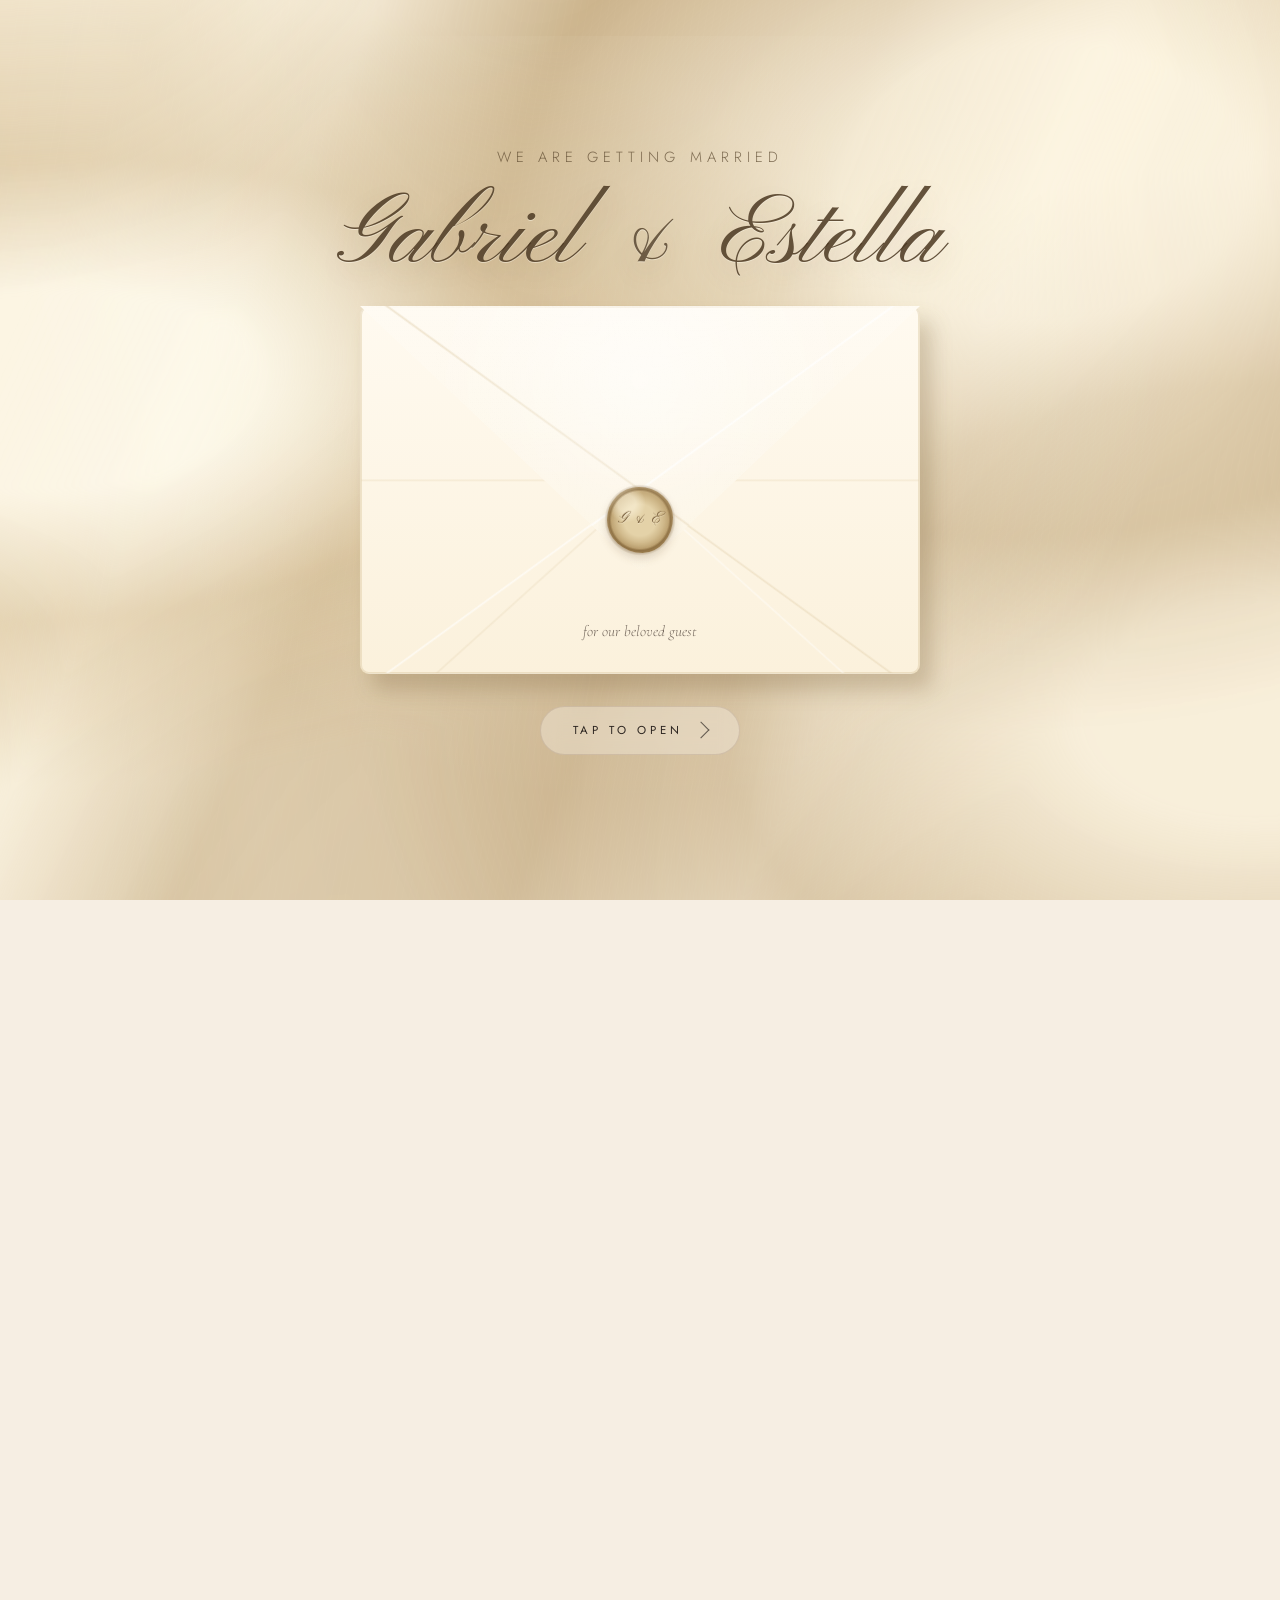
<file: index.html>
<!DOCTYPE html>
<html lang="en">
<head>
  <meta charset="UTF-8" />
  <meta name="viewport" content="width=device-width, initial-scale=1.0" />
  <title>Gabriel & Estella | 11 July 2027</title>
  <script>
    // Lock scroll & jump-anchor during door reveal (before first paint)
    (function() {
      var reduced = window.matchMedia && window.matchMedia('(prefers-reduced-motion: reduce)').matches;
      var hasHash = window.location.hash && window.location.hash.length > 1;
      // The opening is lovely once and wearing by the fourth visit, and the
      // guests most likely to return are the ones coming back to edit an answer.
      window.GE_SEEN_KEY = 'ge-envelope-seen';
      var seenEnvelope = false;
      try { seenEnvelope = localStorage.getItem(window.GE_SEEN_KEY) === '1'; } catch (e) { /* private window */ }
      window.GE_SEEN = seenEnvelope;
      if (!reduced && !hasHash && !seenEnvelope) {
        document.documentElement.classList.add('doors-locked');
        // A reload otherwise restores the previous scroll position, which can
        // land the guest past the hero and make the envelope release itself.
        if ('scrollRestoration' in history) history.scrollRestoration = 'manual';
      }

      function setStableHeroHeight() {
        var isMobile = window.matchMedia && window.matchMedia('(max-width: 768px)').matches;
        if (!isMobile) {
          document.documentElement.style.removeProperty('--hero-height');
          return;
        }
        var h = window.innerHeight || document.documentElement.clientHeight;
        if (h) document.documentElement.style.setProperty('--hero-height', h + 'px');
      }
      setStableHeroHeight();
      window.addEventListener('orientationchange', function() {
        window.setTimeout(setStableHeroHeight, 350);
      });
    })();
  </script>
  <link rel="preconnect" href="https://fonts.googleapis.com" />
  <link rel="preconnect" href="https://fonts.gstatic.com" crossorigin />
  <link rel="preload" as="image" href="assets/photos/hero-colour.webp" type="image/webp" fetchpriority="high" />
  <link href="https://fonts.googleapis.com/css2?family=Cormorant+Garamond:ital,wght@0,300;0,400;0,500;1,300;1,400&family=Jost:wght@200;300;400&family=Pinyon+Script&display=swap" rel="stylesheet" />
  <style>
    *, *::before, *::after { box-sizing: border-box; margin: 0; padding: 0; }

    :root {
      --sand: #c4ab94;
      --sand-light: #ecdfd2;
      --sand-pale: #F6EEE3;
      --sand-dark: #8c7460;
      --ink: #2c2520;
      --ink-soft: #5d5046;
      --white: #fdfaf6;
      --serif: 'Cormorant Garamond', Georgia, serif;
      --sans: 'Jost', sans-serif;
      --hero-height: 100vh;
    }

    html {
      scroll-behavior: smooth;
      scroll-padding-top: 92px;
      overflow-x: hidden;
    }

    #hero,
    #vision,
    #evening,
    #dresscode,
    #schedule,
    #rsvp,
    #directions,
    #faq,
    #story,
    #our-story,
    #helpers {
      scroll-margin-top: 92px;
    }

    /* ── PROGRESS BAR ── */
    #progress-bar {
      position: fixed;
      top: 0; left: 0;
      height: 2px;
      width: 0%;
      background: linear-gradient(to right, var(--sand), var(--sand-dark));
      z-index: 200;
      transition: width 0.1s linear;
    }

    body {
      background: var(--sand-pale);
      color: var(--ink);
      font-family: var(--sans);
      font-weight: 300;
      font-size: 1.075rem;        /* bump from 16px → ~17.2px */
      line-height: 1.7;
      overflow-x: hidden;
      max-width: 100%;
    }

    /* ── NAV ── */
    nav {
      position: fixed;
      top: 0; left: 0; right: 0;
      z-index: 100;
      display: flex;
      justify-content: space-between;
      align-items: center;
      padding: 0.4rem 1.75rem;
      background: var(--sand-pale);
      border-bottom: 0.5px solid var(--sand-light);
      transition: background 0.4s, backdrop-filter 0.4s, box-shadow 0.4s;
    }
    nav.scrolled {
      background: var(--sand-pale);   /* solid bg avoids expensive backdrop-filter blur */
      box-shadow: 0 2px 12px rgba(42,37,32,0.05);
    }
    .nav-logo {
      display: block;
      text-decoration: none;
    }
    .nav-logo img {
      height: 64px;
      width: auto;
      mix-blend-mode: multiply;  /* makes the JPEG's white bg disappear into the page bg */
      opacity: 0.95;
      transition: opacity 0.3s, height 0.3s;
    }
    nav.scrolled .nav-logo img { opacity: 1; height: 56px; }
    .nav-logo img:hover { opacity: 1; }
    /* Hamburger button — only visible on mobile */
    .nav-hamburger {
      display: none;
      background: none;
      border: none;
      cursor: pointer;
      padding: 0.4rem;
      width: 36px;
      height: 36px;
      flex-direction: column;
      justify-content: center;
      align-items: center;
      gap: 5px;
    }
    .nav-hamburger span {
      display: block;
      width: 22px;
      height: 1.5px;
      background: var(--ink);
      transition: transform 0.3s ease, opacity 0.3s ease;
    }
    .nav-hamburger[aria-expanded="true"] span:nth-child(1) { transform: translateY(7px) rotate(45deg); }
    .nav-hamburger[aria-expanded="true"] span:nth-child(2) { opacity: 0; }
    .nav-hamburger[aria-expanded="true"] span:nth-child(3) { transform: translateY(-7px) rotate(-45deg); }

    .nav-links {
      display: flex;
      gap: clamp(0.75rem, 1.25vw, 1.55rem);
      list-style: none;
    }
    .nav-links a {
      font-family: var(--sans);
      font-size: 0.66rem;
      font-weight: 300;
      letter-spacing: 0.18em;
      text-transform: uppercase;
      color: var(--ink-soft);
      text-decoration: none;
      transition: color 0.2s;
    }
    .nav-links a:hover { color: var(--ink); }
    nav.scrolled .nav-links a:hover { color: var(--sand-dark); }
    .nav-links a.active {
      color: var(--ink);
      border-bottom: 0.5px solid var(--sand-dark);
      padding-bottom: 2px;
    }

    /* ── HERO ── */
    #hero {
      display: grid;
      grid-template-rows: auto minmax(0, 1fr) auto;
      justify-items: center;
      align-items: center;
      text-align: center;
      position: relative;
      background: var(--sand-pale);
      min-height: var(--hero-height);
      height: var(--hero-height);
      padding: 6rem 1.5rem 0.75rem;
      row-gap: 0.75rem;
      box-sizing: border-box;
      overflow: hidden;
    }

    /* Big title at the top of the hero — elegant script for the names */
    .hero-title {
      font-family: 'Pinyon Script', cursive;
      font-style: normal;
      font-weight: 400;
      font-size: 4.5rem;
      line-height: 0.95;
      letter-spacing: 0.005em;
      color: var(--ink);
      margin: 0;
      opacity: 0;
    }
    .hero-title .amp {
      color: var(--sand-dark);
      font-weight: 400;
      margin: 0 0.05em;
      font-size: 0.95em;
    }

    /* Hero contents only animate in once the envelope is finished */
    .hero-photo-card,
    .scratch-prompt,
    .hero-date-scratch,
    .countdown,
    .hero-cta,
    .scroll-indicator {
      opacity: 0;
    }
    /* Hero photo card fades in immediately so it cross-fades with the dissolving envelope letter */
    body.hero-ready .hero-photo-card  { animation: fadeIn 1.1s ease 0s forwards; }
    body.hero-ready .hero-title       { animation: fadeUp 1.1s cubic-bezier(0.22,1,0.36,1) 0.4s forwards; }
    body.hero-ready .scratch-prompt   { animation: fadeUp 0.9s ease 0.78s forwards; }
    body.hero-ready .hero-date-scratch { animation: fadeUp 0.9s ease 0.9s forwards; }
    body.hero-ready .hero-cta         { animation: fadeUp 0.9s ease 1.15s forwards; }
    body.hero-ready .scroll-indicator { animation: fadeIn 0.9s ease 1.35s forwards; }
    /* The photo uses the space left after the title and fixed-size date controls. */
    .hero-photo-card {
      position: relative;
      width: min(560px, 100%);
      height: 100%;
      min-height: 0;
      margin: 0;
      overflow: visible;
    }
    .hero-photo-card picture { display: flex; align-items: center; justify-content: center; width: 100%; height: 100%; }

    .hero-photo {
      display: block;
      max-width: 100%;
      max-height: 100%;
      width: auto;
      height: auto;
      object-fit: contain;
      image-rendering: auto;
      opacity: 1;
      filter: none;
    }

    @keyframes heroReveal {
      from { opacity: 0; transform: scale(1.06); }
      to   { opacity: 1; transform: scale(1); }
    }

    @keyframes kenBurns {
      from { transform: scale(1);    object-position: center 30%; }
      to   { transform: scale(1.07); object-position: center 38%; }
    }

    /* Scroll indicator (animated in by body.hero-ready) */
    .scroll-indicator {
      position: relative;
      z-index: 2;
      display: flex;
      flex-direction: column;
      align-items: center;
      gap: 0.2rem;
      padding-bottom: 0;
      margin-top: 0;
    }
    .scroll-arrow {
      width: 8px;
      height: 8px;
      border-right: 1px solid var(--ink-soft);
      border-bottom: 1px solid var(--ink-soft);
      transform: rotate(45deg);
      margin-top: 0;
      opacity: 0.6;
    }
    .scroll-line {
      width: 1px;
      height: 12px;
      background: linear-gradient(to bottom, var(--ink-soft), transparent);
      animation: scrollPulse 1.8s ease-in-out infinite;
    }
    @keyframes scrollPulse {
      0%   { transform: scaleY(0); transform-origin: top; opacity: 1; }
      50%  { transform: scaleY(1); transform-origin: top; opacity: 1; }
      51%  { transform: scaleY(1); transform-origin: bottom; opacity: 1; }
      100% { transform: scaleY(0); transform-origin: bottom; opacity: 0; }
    }

    /* Content block below the photo card — meta + countdown + buttons */
    .hero-content {
      width: 100%;
      max-width: 720px;
      display: flex;
      flex-direction: column;
      align-items: center;
      flex: 0 0 auto;
      gap: 0.5rem;
    }

    .hero-names {
      font-family: var(--serif);
      font-size: clamp(3rem, 7vw, 6rem);
      font-weight: 300;
      letter-spacing: 0.08em;
      color: #fff;
      text-shadow: 0 2px 32px rgba(0,0,0,0.3);
      line-height: 1;
    }
    .hero-names .word {
      display: inline-block;
      opacity: 0;
      transform: translateY(20px);
      animation: fadeUp 0.7s cubic-bezier(0.22,1,0.36,1) forwards;
    }

    .hero-meta {
      margin: 0;
      font-family: var(--sans);
      font-size: 0.92rem;
      font-weight: 300;
      letter-spacing: 0.32em;
      text-transform: uppercase;
      color: var(--ink-soft);
      white-space: nowrap;
    }

    .hero-divider {
      width: 40px;
      height: 0.5px;
      background: var(--sand-dark);
      margin: 0 auto;
    }

    .scratch-prompt {
      margin: 0;
      font-family: var(--serif);
      font-size: 1.2rem;
      font-weight: 300;
      font-style: italic;
      line-height: 1.2;
      color: var(--ink);
    }

    .hero-date-scratch {
      position: relative;
      z-index: 5;
      display: grid;
      grid-template-columns: repeat(3, minmax(90px, 1fr));
      gap: clamp(0.75rem, 2.2vw, 1.65rem);
      width: min(520px, 94vw);
      justify-items: center;
      align-items: center;
      margin: 0 auto;
    }
    .scratch-card {
      position: relative;
      width: 112px;
      height: 104px;
      padding: 0;
      border: 0;
      outline: 0;
      border-radius: 0;
      appearance: none;
      -webkit-appearance: none;
      background: transparent;
      box-shadow: none;
      cursor: crosshair;
      overflow: hidden;
      -webkit-mask-image: url("data:image/svg+xml,%3Csvg xmlns='http://www.w3.org/2000/svg' viewBox='0 0 100 100' preserveAspectRatio='none'%3E%3Cpath fill='black' d='M50 94 C40 82 8 67 8 44 C8 26 19 13 32 13 C42 13 48 20 50 31 C52 20 58 13 68 13 C81 13 92 26 92 44 C92 67 60 82 50 94 Z'/%3E%3C/svg%3E");
      mask-image: url("data:image/svg+xml,%3Csvg xmlns='http://www.w3.org/2000/svg' viewBox='0 0 100 100' preserveAspectRatio='none'%3E%3Cpath fill='black' d='M50 94 C40 82 8 67 8 44 C8 26 19 13 32 13 C42 13 48 20 50 31 C52 20 58 13 68 13 C81 13 92 26 92 44 C92 67 60 82 50 94 Z'/%3E%3C/svg%3E");
      -webkit-mask-size: 100% 100%;
      mask-size: 100% 100%;
      -webkit-mask-repeat: no-repeat;
      mask-repeat: no-repeat;
      -webkit-mask-position: center;
      mask-position: center;
      filter: drop-shadow(0 10px 18px rgba(138,106,50,0.26));
      touch-action: none;
      -webkit-tap-highlight-color: transparent;
    }
    .scratch-reveal {
      position: absolute;
      inset: 0;
      display: flex;
      flex-direction: column;
      align-items: center;
      justify-content: center;
      gap: 0.2rem;
      background: transparent;
      color: var(--ink);
      border: 0;
      outline: 0;
      box-shadow: none;
      -webkit-tap-highlight-color: transparent;
    }
    .scratch-value {
      order: 2;
      font-family: var(--serif);
      font-size: clamp(1.32rem, 2.55vw, 1.9rem);
      font-weight: 300;
      font-variant-numeric: tabular-nums lining-nums;
      line-height: 1;
      letter-spacing: 0;
    }
    .scratch-label {
      order: 1;
      font-family: var(--sans);
      font-size: clamp(0.48rem, 0.8vw, 0.62rem);
      letter-spacing: 0.22em;
      text-transform: uppercase;
      color: var(--sand-dark);
    }
    .scratch-card canvas {
      position: absolute;
      inset: 0;
      z-index: 2;
      display: block;
      width: 100%;
      height: 100%;
      transition: opacity 0.45s ease;
      touch-action: none;
      border: 0;
      outline: 0;
      box-shadow: none;
      -webkit-tap-highlight-color: transparent;
    }
    .scratch-card.scratched {
      cursor: default;
      filter: none;
      transform: none;
    }
    .scratch-card.scratched .scratch-reveal {
      background: transparent;
      box-shadow: none;
    }
    .scratch-card.scratched canvas {
      opacity: 0;
      pointer-events: none;
    }
    .scratch-card.scratched,
    .scratch-card.scratched *,
    .scratch-card.scratched *::before,
    .scratch-card.scratched *::after {
      border: 0 !important;
      outline: 0 !important;
      box-shadow: none !important;
      background: transparent !important;
      background-color: transparent !important;
      -webkit-tap-highlight-color: transparent;
    }
    .hero-confetti {
      position: absolute;
      inset: 0;
      z-index: 4;
      pointer-events: none;
      overflow: hidden;
    }
    .confetti-piece {
      position: absolute;
      top: -16px;
      left: var(--x);
      width: var(--w);
      height: var(--h);
      border-radius: 2px;
      background: var(--c);
      opacity: 0.95;
      transform: translate3d(0, 0, 0) rotate(0deg);
      animation: confettiFall var(--dur) cubic-bezier(0.24,0.68,0.28,1) forwards;
      animation-delay: var(--delay);
    }
    @keyframes confettiFall {
      0% { transform: translate3d(0, -20px, 0) rotate(0deg); opacity: 0; }
      12% { opacity: 1; }
      100% { transform: translate3d(var(--drift), calc(var(--hero-height) * 1.05), 0) rotate(var(--rot)); opacity: 0; }
    }

    .tap-heart-layer {
      position: fixed;
      inset: 0;
      z-index: 10050;
      pointer-events: none;
      overflow: hidden;
    }
    .tap-heart {
      position: absolute;
      left: var(--x);
      top: var(--y);
      width: var(--size);
      height: var(--size);
      background: var(--heart-color);
      border-radius: 2px;
      opacity: 0;
      transform: translate(-50%, -50%) rotate(45deg) scale(0.2);
      animation: tapHeartBurst var(--dur) cubic-bezier(0.18,0.78,0.28,1) forwards;
      filter: drop-shadow(0 4px 7px rgba(131,71,63,0.18));
    }
    .tap-heart::before,
    .tap-heart::after {
      content: '';
      position: absolute;
      width: 100%;
      height: 100%;
      border-radius: 50%;
      background: inherit;
    }
    .tap-heart::before { left: -50%; top: 0; }
    .tap-heart::after { left: 0; top: -50%; }
    @keyframes tapHeartBurst {
      0% {
        opacity: 0;
        transform: translate(-50%, -50%) rotate(45deg) scale(0.15);
      }
      12% {
        opacity: 0.95;
      }
      100% {
        opacity: 0;
        transform: translate(calc(-50% + var(--dx)), calc(-50% + var(--dy))) rotate(calc(45deg + var(--spin))) scale(0.95);
      }
    }

    /* ── COUNTDOWN ── */
    .countdown {
      display: flex;
      gap: 2.5rem;
      margin: 0;
      height: 3.5rem;
      overflow: hidden;
      align-items: center;
      justify-content: center;
      opacity: 0;
      visibility: hidden;
      transform: translateY(8px);
      transition:
        opacity 0.55s ease,
        transform 0.55s cubic-bezier(0.22,1,0.36,1),
        visibility 0s linear 0.55s;
      border: 0;
      outline: 0;
      box-shadow: none;
      background: transparent;
      pointer-events: none;
    }
    body.hero-date-revealed .countdown {
      opacity: 1;
      visibility: visible;
      transform: translateY(0);
      transition-delay: 0s;
      pointer-events: auto;
    }
    .countdown-unit {
      display: flex;
      flex-direction: column;
      align-items: center;
      gap: 0.3rem;
      border: 0;
      outline: 0;
      box-shadow: none;
      background: transparent;
    }
    .countdown-num {
      font-family: var(--serif);
      font-size: 2rem;
      font-weight: 300;
      color: var(--ink);
      line-height: 1;
      min-width: 2.5ch;
      text-align: center;
      border: 0;
      outline: 0;
      box-shadow: none;
      background: transparent;
    }
    .countdown-label {
      font-family: var(--sans);
      font-size: 0.55rem;
      font-weight: 300;
      letter-spacing: 0.2em;
      text-transform: uppercase;
      color: var(--ink-soft);
      border: 0;
      outline: 0;
      box-shadow: none;
      background: transparent;
    }
    .countdown,
    .countdown *,
    .countdown *::before,
    .countdown *::after {
      border: 0 !important;
      outline: 0 !important;
      box-shadow: none !important;
      background: transparent !important;
      border-radius: 0 !important;
      -webkit-tap-highlight-color: transparent;
    }

    .hero-cta {
      margin-top: 0;
      display: flex;
      flex: 0 0 auto;
      gap: 1.2rem;
    }
    .hero-cta .btn { display: inline-flex; align-items: center; justify-content: center; min-height: 44px; line-height: 1.4; }
    .btn {
      font-family: var(--sans);
      font-size: 0.68rem;
      font-weight: 300;
      letter-spacing: 0.22em;
      text-transform: uppercase;
      text-decoration: none;
      padding: 0.85rem 2rem;
      border: 0.5px solid var(--ink-soft);
      color: var(--ink);
      transition: all 0.3s;
      background: transparent;
    }
    .btn:hover {
      background: var(--sand-pale);
      border-color: var(--ink);
      color: var(--ink);
    }
    /* Rests on the palette's soft brown rather than near-black, so the hero CTA
       sits with the seal and the scratch hearts instead of shouting over them.
       Hover deepens; it used to lighten, which read backwards. */
    .btn.filled {
      background: var(--sand-dark);
      color: var(--white);
      border-color: var(--sand-dark);
    }
    .btn.filled:hover {
      background: var(--ink);
      border-color: var(--ink);
      color: var(--white);
    }
    /* non-hero buttons (used outside of hero) */
    .btn-dark {
      font-family: var(--sans);
      font-size: 0.68rem;
      font-weight: 300;
      letter-spacing: 0.22em;
      text-transform: uppercase;
      text-decoration: none;
      padding: 0.85rem 2rem;
      border: 0.5px solid var(--sand);
      color: var(--ink-soft);
      transition: all 0.3s;
      background: transparent;
      display: inline-block;
    }
    .btn-dark:hover {
      background: var(--ink);
      color: white;
      border-color: var(--ink);
    }

    /* ── SECTION BASE ── */
    section {
      padding: 4rem 2rem;
      max-width: 1200px;
      margin: 0 auto;
    }
    .ballroom-panel,
    .dresscode-panel,
    .timeline-panel,
    #rsvp,
    #directions,
    #faq,
    #helpers {
      content-visibility: auto;
      contain-intrinsic-size: auto 900px;
    }
    #story {
      content-visibility: auto;
      contain-intrinsic-size: auto 3600px;
    }
    .section-label {
      font-family: var(--sans);
      font-size: 0.65rem;
      font-weight: 300;
      letter-spacing: 0.3em;
      text-transform: uppercase;
      color: var(--sand-dark);
      margin-bottom: 1rem;
    }
    .section-title {
      font-family: var(--serif);
      font-size: clamp(2rem, 4vw, 3rem);
      font-weight: 300;
      color: var(--ink);
      line-height: 1.15;
    }
    .section-divider {
      width: 40px;
      height: 0.5px;
      background: var(--sand);
      margin: 1.15rem 0 1.8rem;
    }

    /* ── REVEAL ANIMATION ── */
    .reveal {
      opacity: 0;
      transform: translateY(32px);
      transition: opacity 0.8s cubic-bezier(0.22,1,0.36,1), transform 0.8s cubic-bezier(0.22,1,0.36,1);
    }
    .reveal.visible {
      opacity: 1;
      transform: translateY(0);
    }
    .reveal-delay-1 { transition-delay: 0.1s; }
    .reveal-delay-2 { transition-delay: 0.2s; }
    .reveal-delay-3 { transition-delay: 0.3s; }
    .reveal-delay-4 { transition-delay: 0.4s; }

    /* Directional slide reveals for story spreads */
    .reveal-left {
      opacity: 0;
      transform: translateX(-40px);
      transition: opacity 0.9s cubic-bezier(0.22,1,0.36,1), transform 0.9s cubic-bezier(0.22,1,0.36,1);
    }
    .reveal-right {
      opacity: 0;
      transform: translateX(40px);
      transition: opacity 0.9s cubic-bezier(0.22,1,0.36,1), transform 0.9s cubic-bezier(0.22,1,0.36,1);
    }
    .reveal-left.visible, .reveal-right.visible {
      opacity: 1;
      transform: translateX(0);
    }
    /* Section divider draw-on */
    .section-divider {
      width: 40px;
      height: 0.5px;
      background: var(--sand);
      margin: 1.15rem 0 1.8rem;
      transform: scaleX(0);
      transform-origin: left;
      transition: transform 0.7s cubic-bezier(0.22,1,0.36,1) 0.2s;
    }
    .section-divider.center { transform-origin: center; margin-left: auto; margin-right: auto; }
    .section-divider.visible { transform: scaleX(1); }

    /* ── STORY SECTION ── */
    #story {
      padding: 4rem 2rem;
      max-width: 1200px;
      margin: 0 auto;
    }
    .story-header {
      text-align: center;
      margin-bottom: 2rem;
    }

    .story-spread {
      display: flex;
      flex-direction: column;
      align-items: center;
      gap: 2rem;
      margin-bottom: 4rem;
    }
    /* .reverse no longer alters layout, kept for backward compatibility */
    .story-spread.reverse { direction: ltr; }

    .story-spread-text {
      max-width: 640px;
      text-align: center;
      padding: 0 1rem;
    }
    .story-spread-text .spread-num {
      font-family: var(--serif);
      font-size: 0.75rem;
      letter-spacing: 0.2em;
      color: var(--sand);
      margin-bottom: 0.75rem;
    }
    .story-spread-text h3 {
      font-family: var(--serif);
      font-size: clamp(1.7rem, 2.8vw, 2.4rem);
      font-weight: 400;
      font-style: italic;
      color: var(--ink);
      margin-bottom: 1.25rem;
      line-height: 1.2;
    }
    .story-spread-text p {
      font-size: 1rem;
      line-height: 1.85;
      color: var(--ink-soft);
      margin-bottom: 1rem;
    }
    .story-tags {
      display: flex;
      gap: 0.75rem;
      flex-wrap: wrap;
      margin-top: 1.25rem;
      justify-content: center;
    }
    .story-tag {
      font-size: 0.62rem;
      letter-spacing: 0.22em;
      text-transform: uppercase;
      color: var(--sand-dark);
      border: 0.5px solid var(--sand-light);
      padding: 0.4rem 0.95rem;
      background: var(--white);
    }

    /* ── Photo strip — auto-scrolling infinite marquee of polaroids ── */
    .story-spread-photos {
      width: 100vw;
      max-width: 100%;
      position: relative;
      margin-left: calc(50% - 50vw);
      margin-right: calc(50% - 50vw);
      padding: 1.5rem 0 2rem;
      overflow: hidden;
      contain: layout paint;
    }
    /* Edge fades using cheap pseudo-elements (not GPU-expensive masks) */
    .story-spread-photos::before,
    .story-spread-photos::after {
      content: '';
      position: absolute;
      top: 0; bottom: 0;
      width: 6vw;
      pointer-events: none;
      z-index: 2;
    }
    .story-spread-photos::before { left: 0; background: linear-gradient(to right, var(--sand-pale), transparent); }
    .story-spread-photos::after  { right: 0; background: linear-gradient(to left,  var(--sand-pale), transparent); }

    /* The animated track holds the photos twice (original + clone) so
       translating -50% loops seamlessly back to the start position.
       Animation starts paused; JS resumes it when the strip enters the viewport. */
    .story-photos-track {
      display: flex;
      gap: 1.5rem;
      width: max-content;
      animation: marqueeScroll 60s linear infinite paused;
      will-change: transform;
    }
    .story-spread-photos.in-view .story-photos-track { animation-play-state: running; }
    /* Pause on hover so a guest can linger on a photo */
    .story-spread-photos:hover .story-photos-track { animation-play-state: paused; }

    @keyframes marqueeScroll {
      from { transform: translateX(0); }
      to   { transform: translateX(calc(-50% - 0.75rem)); } /* half the doubled track minus half the gap */
    }

    .story-photos-track .photo-card {
      flex: 0 0 auto;
      height: clamp(220px, 32vh, 320px);
      width: auto;
      background: var(--white);
      padding: 0.55rem 0.55rem 1.4rem;
      box-shadow:
        0 4px 14px rgba(42,37,32,0.12),
        0 14px 32px rgba(42,37,32,0.10);
      transition: transform 0.55s cubic-bezier(0.22,1,0.36,1),
                  box-shadow 0.55s ease;
      position: relative;
      overflow: visible;
      display: flex;
      flex-direction: column;
    }
    /* Polaroid scatter: tilts cycle every 3 cards for natural rhythm */
    .story-photos-track .photo-card:nth-child(3n+1) { transform: rotate(-1.5deg); }
    .story-photos-track .photo-card:nth-child(3n+2) { transform: rotate(0.8deg); }
    .story-photos-track .photo-card:nth-child(3n+3) { transform: rotate(-0.4deg) translateY(-6px); }
    .story-photos-track .photo-card:hover {
      transform: rotate(0deg) translateY(-10px) scale(1.04);
      box-shadow:
        0 6px 18px rgba(42,37,32,0.16),
        0 22px 48px rgba(42,37,32,0.22);
      z-index: 2;
    }
    .story-photos-track .photo-card img {
      height: 100%;
      width: auto;
      max-width: none;
      object-fit: cover;
      display: block;
      filter: sepia(0.05) brightness(0.99);
      transition: filter 0.6s ease;
    }
    .story-photos-track .photo-card:hover img {
      filter: sepia(0) brightness(1);
    }
    /* Reduced-motion users: stop the marquee */
    @media (prefers-reduced-motion: reduce) {
      .story-photos-track { animation: none; }
      .story-spread-photos { overflow-x: auto; }
    }

    /* ── VISION ── */
    #vision {
      background: var(--sand-pale);
      max-width: 100%;
      min-height: 0;
      padding: clamp(1.35rem, 3vw, 2.25rem) 2rem;
      display: flex;
      align-items: center;
      justify-content: center;
    }
    #vision .inner {
      max-width: 880px;
      margin: 0 auto;
      text-align: center;
    }
    .vision-statement {
      font-family: var(--serif);
      font-size: clamp(1.76rem, 4.15vw, 3.58rem);
      font-weight: 300;
      font-style: normal;
      line-height: 1.18;
      letter-spacing: 0;
      margin: 0 auto;
      text-align: center;
    }
    .vision-line {
      --progress: 0;
      display: block;
      width: 100%;
      text-align: center;
      color: rgba(44,37,32,0.18);
      background:
        linear-gradient(90deg,
          var(--ink) calc(var(--progress) * 100%),
          rgba(44,37,32,0.18) 0);
      -webkit-background-clip: text;
      background-clip: text;
      -webkit-text-fill-color: transparent;
      transition: background 0.12s linear;
    }
    .vision-line:first-child {
      color: rgba(44,37,32,0.18);
      background:
        linear-gradient(90deg,
          var(--ink) calc(var(--progress) * 100%),
          rgba(44,37,32,0.18) 0);
      -webkit-background-clip: text;
      background-clip: text;
    }

    /* ── EVENING SECTION ── */
    #evening {
      max-width: 100%;
      padding: 0;
    }

    /* Ballroom sketch panel */
    .ballroom-panel {
      padding: 4rem 2rem 3.25rem;
      text-align: center;
      background: var(--sand-pale);
    }
    .ballroom-panel .inner { max-width: 900px; margin: 0 auto; }
    .ballroom-sketch {
      width: 100%;
      max-width: 700px;
      margin: 0.85rem auto 0;
      display: block;
      height: auto;
    }
    .ballroom-label {
      font-family: var(--sans);
      font-size: 0.65rem;
      letter-spacing: 0.2em;
      text-transform: uppercase;
      color: var(--sand-dark);
      margin-top: 1.5rem;
    }

    /* Dress code panel */
    .dresscode-panel {
      background: var(--sand-pale);
      padding: 4rem 2rem;
      text-align: center;
    }
    .dresscode-panel .inner { max-width: 720px; margin: 0 auto; }
    .dresscode-panel .section-label { color: var(--sand-dark); }
    .dresscode-panel .section-title { color: var(--ink); }
    .dresscode-panel .section-divider { background: var(--sand); margin: 1.15rem auto 1.8rem; }
    /* Dress code image — transparent PNG so it sits cleanly on the panel */
    .dresscode-image {
      position: relative;
      max-width: 520px;
      margin: 2rem auto 1.25rem;
    }
    .dresscode-image img {
      display: block;
      width: 100%;
      height: auto;
      filter:
        brightness(0.72)
        contrast(1.18)
        drop-shadow(0.12px 0 0 rgba(44,37,32,0.34))
        drop-shadow(-0.12px 0 0 rgba(44,37,32,0.34));
    }

    /* Garment silhouettes sit below the original ink, with independent fills. */
    .dresscode-colours {
      position: absolute;
      inset: 0;
      width: 100%;
      height: 100%;
      z-index: 0;
      pointer-events: none;
      fill-opacity: 0.75;
    }
    .dresscode-colours g { transition: fill 0.25s ease; }
    .dresscode-image img { position: relative; z-index: 1; }
    .dresscode-editors {
      display: grid;
      grid-template-columns: repeat(2, minmax(0, 1fr));
      gap: 2rem;
      margin: 2rem 0 0.5rem;
    }
    .dresscode-look { min-width: 0; border: 0; padding: 0; text-align: left; }
    .dresscode-look legend { width: 100%; margin-bottom: 0.5rem; font: italic 400 1.5rem/1.2 var(--serif); }
    .dresscode-look-choice { position: relative; display: flex; width: 100%; cursor: pointer; }
    .dresscode-look-choice input { position: absolute; inset: 0; width: 100%; height: 100%; margin: 0; opacity: 0; cursor: pointer; }
    .dresscode-look-choice span {
      display: inline-flex;
      align-items: center;
      justify-content: center;
      width: 100%;
      min-width: 0;
      min-height: 44px;
      padding: 0.5rem 1.1rem;
      border: 1px solid var(--sand);
      border-radius: 0;
      color: var(--ink-soft);
      font: 400 0.9rem/1.5 var(--sans);
    }
    .dresscode-look-choice input:checked + span { background: var(--ink-soft); border-color: var(--ink-soft); color: var(--white); }
    .dresscode-look-choice input:focus-visible + span { outline: 2px solid var(--ink-soft); outline-offset: 4px; }
    .dresscode-look[data-active="false"] legend { color: var(--ink-soft); }
    .dresscode-look-fields { display: grid; grid-template-columns: 1fr 1fr; gap: 0.8rem; }
    .dresscode-look-fields label { display: block; color: var(--ink-soft); font: 400 0.75rem/1.5 var(--sans); }
    .dresscode-piece, .dresscode-finish {
      min-height: 44px;
      width: 100%;
      max-width: 100%;
      padding: 0.5rem 1.75rem 0.5rem 0.5rem;
      border: 0;
      border-bottom: 1px solid var(--sand);
      border-radius: 0;
      background: transparent;
      font: 400 0.88rem/1.5 var(--sans);
      color: var(--ink);
      cursor: pointer;
    }
    .dresscode-reset {
      min-height: 44px;
      border: 0;
      padding: 0.5rem 0;
      background: transparent;
      color: var(--ink-soft);
      font: 400 0.85rem/1.5 var(--sans);
      text-decoration: underline;
      text-underline-offset: 4px;
      cursor: pointer;
    }
    .dresscode-reset:disabled { opacity: 0.45; cursor: default; }
    .dresscode-swatch-status { position: absolute; width: 1px; height: 1px; overflow: hidden; clip-path: inset(50%); }
    .dresscode-piece:focus-visible, .dresscode-finish:focus-visible, .dresscode-reset:focus-visible, .swatch:focus-visible {
      outline: 2px solid var(--ink-soft);
      outline-offset: 5px;
    }
    .dresscode-swatches {
      display: grid;
      grid-template-columns: repeat(7, minmax(0, 1fr));
      gap: 0.55rem 0.15rem;
      max-width: 560px;
      margin: 1rem auto 0.5rem;
    }
    .dresscode-palette-heading { margin-top: 1.5rem; color: var(--ink-soft); font: 400 0.85rem/1.6 var(--sans); }
    .dresscode-palette-heading strong { margin-left: 0.35rem; color: var(--ink); font-weight: 400; }
    .dresscode-neutrals { display: contents; }
    .swatch {
      appearance: none;
      -webkit-appearance: none;
      border: 0;
      padding: 0;
      background: none;
      font: inherit;
      color: inherit;
      display: flex;
      flex-direction: column;
      align-items: center;
      gap: 0.25rem;
      min-width: 44px;
      min-height: 56px;
      cursor: pointer;
      transition: transform 0.3s ease;
    }
    .swatch:hover { transform: translateY(-3px); }
    .swatch[aria-pressed="true"] { transform: translateY(-3px); }
    .swatch[aria-pressed="true"] .swatch-circle {
      outline: 2px solid var(--ink);
      outline-offset: 3px;
    }
    .swatch-circle {
      width: 32px; height: 32px;
      border-radius: 50%;
      border: 1px solid rgba(42,37,32,0.26);
      box-shadow: 0 2px 6px rgba(42,37,32,0.08);
      transition: box-shadow 0.3s ease, transform 0.3s ease;
    }
    .swatch:hover .swatch-circle {
      box-shadow: 0 6px 16px rgba(42,37,32,0.18);
      transform: scale(1.08);
    }
    .swatch-name {
      font-family: var(--sans);
      font-size: 0.65rem;
      letter-spacing: 0;
      color: var(--ink-soft);
    }
    @media (max-width: 768px) {
      .dresscode-editors { grid-template-columns: minmax(0, 1fr); gap: 1.75rem; }
    }
    @media (max-width: 389px) {
      .dresscode-swatches { display: flex; flex-wrap: wrap; justify-content: center; }
      .dresscode-swatches .swatch { flex: 0 0 calc((100% - 0.6rem) / 5); }
    }
    .dresscode-note {
      font-family: var(--serif);
      font-size: 1.1rem;
      font-style: italic;
      font-weight: 300;
      color: var(--ink-soft);
      line-height: 1.8;
    }
    @media (prefers-reduced-motion: reduce) {
      .dresscode-colours g { transition: none; }
    }

    /* Illustrated timeline */
    .timeline-panel {
      background: var(--sand-pale);
      padding: 3.25rem 2rem 3.5rem;
      overflow-x: auto;
    }
    .timeline-panel .inner { max-width: 1100px; margin: 0 auto; }
    .timeline-panel .panel-header { text-align: center; margin-bottom: 2rem; }

    .h-timeline {
      display: flex;
      align-items: flex-start;
      justify-content: space-between;
      position: relative;
      min-width: 600px;
      padding: 0 1rem;
      --timeline-edge: calc(12.5% + 0.75rem);
    }
    .h-timeline::before {
      content: '';
      position: absolute;
      top: 32px;
      left: var(--timeline-edge);
      right: var(--timeline-edge);
      height: 1px;
      background: var(--sand);
      transform: translateY(-50%);
      pointer-events: none;
    }
    .h-item {
      flex: 1;
      width: 0;
      min-width: 0;
      display: flex;
      flex-direction: column;
      align-items: center;
      text-align: center;
      position: relative;
      padding: 0 0.5rem;
    }
    .h-timeline .h-item.reveal {
      transition-delay: calc(var(--item, 0) * 0.12s);
    }
    .h-item-icon {
      width: 64px; height: 64px;
      background: var(--white);
      border: 0.5px solid var(--sand-light);
      border-radius: 50%;
      display: flex;
      align-items: center;
      justify-content: center;
      margin-bottom: 1.25rem;
      position: relative;
      z-index: 1;
      box-shadow: 0 4px 12px rgba(42,37,32,0.06);
      transition: border-color 0.35s ease, transform 0.35s ease, box-shadow 0.35s ease;
    }
    .h-item:hover .h-item-icon {
      border-color: var(--sand-dark);
      transform: translateY(-4px);
      box-shadow: 0 10px 24px rgba(42,37,32,0.12);
    }
    .h-item-icon svg {
      width: 30px; height: 30px;
      stroke: var(--sand-dark);
      fill: none;
      stroke-width: 1.3;
      stroke-linecap: round;
      stroke-linejoin: round;
      transition: stroke 0.35s ease;
    }
    .h-item:hover .h-item-icon svg { stroke: var(--ink); }
    .h-item-time {
      font-family: var(--serif);
      font-size: 0.95rem;
      font-weight: 400;
      color: var(--ink);
      margin-bottom: 0.3rem;
    }
    .h-item-event {
      font-family: var(--sans);
      font-size: 0.65rem;
      font-weight: 300;
      letter-spacing: 0.12em;
      text-transform: uppercase;
      color: var(--sand-dark);
      margin-bottom: 0.5rem;
    }
    .h-item-desc {
      font-size: 0.78rem;
      color: var(--ink-soft);
      line-height: 1.6;
      max-width: 120px;
    }
    @media (min-width: 769px) {
      .h-item-seating .h-item-desc { width: 100%; max-width: 190px; }
    }

    /* ── DIRECTION MAPS ── */
    .dir-layout {
      display: grid;
      grid-template-columns: minmax(0, 1fr);
      gap: 0;
    }

    .dir-transport-tabs {
      display: flex;
      border-bottom: 1px solid var(--sand);
      gap: 0.5rem;
      margin-bottom: 1.25rem;
    }
    .dir-btn {
      font-family: var(--sans);
      font-size: 0.92rem;
      font-weight: 400;
      letter-spacing: 0;
      color: var(--ink-soft);
      background: none;
      border: none;
      border-bottom: 2px solid transparent;
      padding: 1rem 0.5rem;
      min-height: 64px;
      min-width: 0;
      flex: 1;
      cursor: pointer;
      text-align: left;
      transition: color 0.2s, background 0.2s, border-color 0.2s;
      display: flex;
      align-items: center;
      justify-content: center;
      gap: 0.65rem;
      line-height: 1.4;
    }
    .dir-btn svg { width: 28px; height: 28px; flex-shrink: 0; stroke: currentColor; fill: none; stroke-width: 1.5; stroke-linecap: round; stroke-linejoin: round; }
    .dir-btn:hover { color: var(--ink); }
    .dir-btn.active { color: var(--ink); border-bottom-color: var(--ink-soft); }
    .dir-btn:focus-visible, .car-toggle-btn:focus-visible { outline: 2px solid var(--ink-soft); outline-offset: 3px; }

    /* All panels — hidden by default, fill right column exactly */
    .dir-panel { display: none; min-width: 0; }
    .dir-panel.active {
      display: grid;
      grid-template-columns: 1.15fr 1fr;
      min-height: 440px;
    }

    /* Car panel overrides: flex column (toggle bar + subpanel below) */
    #dir-car.dir-panel.active {
      display: flex;
      flex-direction: column;
    }

    /* Car subpanel fills remaining height after toggle row */
    .car-toggle-row {
      padding: 0 0 1rem;
      flex-shrink: 0;
    }
    .car-subpanel { display: none; }
    .car-subpanel.active {
      display: grid;
      grid-template-columns: 1.15fr 1fr;
      flex: 1;
      min-height: 440px;
    }

    /* Map column — fills its grid cell completely */
    .dir-map-wrap {
      position: relative;
      overflow: hidden;
      height: 100%;
      min-height: 0;
      background: #e8efe0;
    }
    .dir-map-wrap iframe {
      position: absolute;
      inset: 0;
      width: 100%;
      height: 100%;
      border: 0;
      display: block;
    }

    /* Car toggle pill */
    .car-toggle {
      display: flex;
      background: var(--sand-pale);
      border: 0.5px solid var(--sand-light);
      border-radius: 4px;
      padding: 3px;
      width: fit-content;
    }
    .car-toggle-btn {
      font-family: var(--sans);
      font-size: 0.85rem;
      font-weight: 400;
      letter-spacing: 0;
      color: var(--ink-soft);
      background: none;
      border: none;
      border-radius: 2px;
      padding: 0.5rem 1rem;
      min-height: 44px;
      cursor: pointer;
      transition: background 0.2s, color 0.2s;
      white-space: nowrap;
    }
    .car-toggle-btn.active {
      background: var(--white);
      color: var(--ink);
    }

    /* Directions text panel */
    .dir-info {
      padding: 1.5rem 1.75rem;
      border-left: 0.5px solid var(--sand-light);
      min-width: 0;
    }
    .dir-info h4 {
      font-family: var(--serif);
      font-size: 1.5rem;
      font-weight: 400;
      color: var(--ink);
      margin-bottom: 1.1rem;
    }
    .dir-info strong { color: var(--ink); font-weight: 400; }
    .dir-step { display: flex; gap: 0.8rem; align-items: flex-start; margin-bottom: 0.9rem; }
    .dir-step-num {
      width: 21px; min-height: 24px;
      flex-shrink: 0;
      display: flex; align-items: center; justify-content: center;
      font-family: var(--serif); font-size: 1.15rem; color: var(--sand-dark);
      margin-top: 0.15rem;
    }
    .dir-step p { margin: 0; font-size: 0.84rem; line-height: 1.75; color: var(--ink-soft); }
    .dir-qr-note {
      margin-top: 1.25rem;
      padding: 0.85rem 1rem;
      background: var(--sand-pale);
      border-left: 2px solid var(--sand);
      font-size: 0.78rem;
      color: var(--ink-soft);
      line-height: 1.7;
    }
    .dir-qr-note strong { color: var(--ink); font-weight: 400; }

    @media (max-width: 768px) {
      html { scroll-padding-top: 76px; }
      #hero,
      #vision,
      #evening,
      #dresscode,
      #schedule,
      #rsvp,
      #directions,
      #faq,
      #story,
      #our-story,
      #helpers {
        scroll-margin-top: 76px;
      }
      .story-spread-photos {
        width: 100%;
        margin-left: 0;
        margin-right: 0;
      }
      .reveal-left,
      .reveal-right {
        transform: translateY(32px);
      }
      .dir-layout { grid-template-columns: 1fr; height: auto; }
      .dir-btn { flex-direction: column; font-size: 0.78rem; text-align: center; padding: 0.75rem 0.2rem; min-height: 92px; }
      .dir-panel.active,
      #dir-car.dir-panel.active { grid-template-columns: 1fr; height: auto; min-height: 0; }
      .car-subpanel.active { grid-template-columns: 1fr; min-height: 0; }
      .dir-map-wrap { min-height: 260px; height: 260px; }
      .dir-map-wrap iframe { position: static; height: 260px; }
      .dir-info { border-left: 0; border-top: 1px solid var(--sand-light); padding: 1.5rem 0; }
    }

    /* ── QR CODE PANEL ── */
    .qr-panel {
      display: flex;
      gap: 2rem;
      align-items: center;
      padding: 1.25rem 0;
      margin-bottom: 1.35rem;
      border-top: 1px solid var(--sand-light);
      border-bottom: 1px solid var(--sand-light);
    }
    .qr-box {
      width: 168px;
      height: 168px;
      flex-shrink: 0;
      background: var(--white);
      border: 0.5px solid var(--sand-light);
      border-radius: 4px;
      display: flex;
      align-items: center;
      justify-content: center;
      overflow: hidden;
      padding: 10px;
    }
    .qr-box img { width: 100%; height: 100%; object-fit: contain; }
    .qr-box .qr-placeholder {
      font-family: var(--sans);
      font-size: 0.62rem;
      letter-spacing: 0.18em;
      text-transform: uppercase;
      color: var(--sand-dark);
      text-align: center;
      line-height: 1.6;
      padding: 1rem;
    }
    .qr-text {
      text-align: left;
      flex: 1;
      min-width: 0;
    }
    .qr-text h4 {
      font-family: var(--serif);
      font-size: 1.25rem;
      font-weight: 400;
      color: var(--ink);
      margin-bottom: 0.6rem;
    }
    .qr-text p {
      font-size: 0.86rem;
      line-height: 1.8;
      color: var(--ink-soft);
      margin-bottom: 0.5rem;
    }
    @media (max-width: 768px) {
      .qr-panel {
        flex-direction: row;
        align-items: center;
        gap: 1rem;
        padding: 1rem 0;
      }
      .qr-box {
        width: clamp(112px, 32vw, 140px);
        height: clamp(112px, 32vw, 140px);
      }
      .qr-text h4 { font-size: 1.05rem; margin-bottom: 0.35rem; }
      .qr-text p { font-size: 0.78rem; line-height: 1.55; margin-bottom: 0.25rem; }
    }

    /* ── GUEST INFO (TABBED) ── */
    #guests {
      padding: 4rem 2rem;
      max-width: 1200px;
      margin: 0 auto;
    }
    .guests-header {
      margin-bottom: 3rem;
      text-align: center;
    }
    .guests-header .section-divider {
      margin-left: auto;
      margin-right: auto;
      transform-origin: center;
    }
    #directions > div:not(.guests-header),
    #faq > .reveal,
    #helpers > p {
      max-width: 920px;
      margin-left: auto;
      margin-right: auto;
    }
    .tab-nav {
      display: flex;
      gap: 0;
      border-bottom: 0.5px solid var(--sand-light);
      margin-bottom: 3rem;
    }
    .tab-btn {
      font-family: var(--sans);
      font-size: 0.68rem;
      font-weight: 300;
      letter-spacing: 0.2em;
      text-transform: uppercase;
      color: var(--ink-soft);
      background: none;
      border: none;
      border-bottom: 1.5px solid transparent;
      padding: 0.85rem 1.75rem;
      cursor: pointer;
      margin-bottom: -0.5px;
      transition: color 0.2s, border-color 0.2s;
    }
    .tab-btn:hover { color: var(--ink); }
    .tab-btn.active {
      color: var(--ink);
      border-bottom-color: var(--sand-dark);
    }
    .tab-panel { display: none; animation: fadeIn 0.4s ease; }
    .tab-panel.active { display: block; }

    .info-grid {
      display: grid;
      grid-template-columns: 1fr 1fr;
      gap: 3rem;
    }
    .info-block h4 {
      font-family: var(--serif);
      font-size: 1.1rem;
      font-weight: 400;
      color: var(--ink);
      margin-bottom: 0.85rem;
    }
    .info-block p, .info-block li {
      font-size: 0.88rem;
      line-height: 1.85;
      color: var(--ink-soft);
    }
    .info-block ul { padding-left: 1rem; }
    .info-block strong { color: var(--ink); font-weight: 400; }

    /* Diamond section separator — used between major page sections */
    .section-sep {
      display: flex;
      align-items: center;
      justify-content: center;
      gap: 1.25rem;
      padding: 0.55rem 1.5rem;
      background: var(--sand-pale);
    }
    .section-sep .sep-line {
      flex: 0 0 64px;
      height: 1px;
      background: var(--sand);
    }
    .section-sep .sep-diamond {
      width: 8px;
      height: 8px;
      background: var(--sand-dark);
      transform: rotate(45deg);
      flex: 0 0 auto;
      box-shadow: 0 0 0 3px var(--sand-pale), 0 0 0 4px var(--sand-light);
    }

    /* Helpers section */
    #helpers {
      padding: 4rem 2rem 4.25rem;
      max-width: 1100px;
      margin: 0 auto;
    }
    #helpers .guests-header { text-align: center; }
    #helpers > p { max-width: 680px; text-align: center; }
    .helpers-grid {
      display: grid;
      grid-template-columns: repeat(3, minmax(0, 1fr));
      column-gap: 1rem;
      row-gap: 2rem;
      margin: 1rem auto 0;
      max-width: 920px;
      justify-items: center;
    }
    .helper-card {
      display: flex;
      flex-direction: column;
      align-items: center;
      text-align: center;
      gap: 0.95rem;
      padding: 0.5rem;
      width: 100%;
      max-width: 200px;
      transition: transform 0.4s cubic-bezier(0.22,1,0.36,1);
    }
    .helper-card:hover { transform: translateY(-4px); }
    .helper-avatar {
      width: min(180px, 100%);
      aspect-ratio: 1;
      border-radius: 50%;
      background: var(--sand-light);
      flex-shrink: 0;
      overflow: hidden;
      box-shadow:
        0 4px 14px rgba(42,37,32,0.10),
        0 0 0 1px var(--sand-light);
      transition: box-shadow 0.4s ease;
    }
    .helper-card:hover .helper-avatar {
      box-shadow:
        0 12px 30px rgba(42,37,32,0.22),
        0 0 0 2px var(--sand);
    }
    .helper-avatar img {
      width: 100%; height: 100%;
      object-fit: cover;
      object-position: center 30%;
      transform: scale(1.35);
      transform-origin: center 30%;
    }
    /* Per-helper face-position tweaks (Elsie's selfie sits to the right) */
    .helper-card[data-helper="elsie"] .helper-avatar img { object-position: 65% 35%; transform: scale(1.4); }
    .helper-card[data-helper="guochin"] .helper-avatar img { object-position: center 28%; transform: scale(1.35); }
    .helper-card[data-helper="winnie"] .helper-avatar img { object-position: center 35%; transform: scale(1.3); }
    .helper-card[data-helper="amanda"] .helper-avatar img { object-position: center; transform: scale(2); transform-origin: 50% 44%; }
    .helper-avatar-placeholder { display: grid; place-items: center; font: 400 2.4rem/1 var(--serif); color: var(--ink-soft); }
    .helper-name {
      font-family: var(--serif);
      font-style: italic;
      font-size: 1.1rem;
      font-weight: 400;
      color: var(--ink);
      line-height: 1.25;
    }
    .helper-role {
      font-family: var(--sans);
      font-size: 0.7rem;
      color: var(--sand-dark);
      letter-spacing: 0.12em;
      text-transform: uppercase;
      margin-top: 0.25rem;
      line-height: 1.45;
    }

    @media (max-width: 720px) {
      .helpers-grid { grid-template-columns: repeat(2, 1fr); }
      /* The coordinator sits above four pairs of helpers on phones. */
      .helper-card:nth-child(1) { grid-column: 1 / -1; justify-self: center; }
      .helper-card:nth-child(n+2) { grid-column: auto; }
    }

    .faq-item {
      border-bottom: 0.5px solid var(--sand-light);
      padding: 1.25rem 0;
    }
    .faq-question {
      font-family: var(--serif);
      font-size: 1.05rem;
      font-weight: 400;
      color: var(--ink);
      cursor: pointer;
      display: flex;
      justify-content: space-between;
      align-items: center;
      gap: 1rem;
      user-select: none;
    }
    .faq-question::after {
      content: '+';
      font-family: var(--sans);
      font-weight: 200;
      font-size: 1.2rem;
      color: var(--sand);
      transition: transform 0.3s;
      flex-shrink: 0;
    }
    .faq-item.open .faq-question::after { transform: rotate(45deg); }
    .faq-answer {
      font-size: 0.88rem;
      line-height: 1.85;
      color: var(--ink-soft);
      max-height: 0;
      overflow: hidden;
      transition: max-height 0.4s ease, padding 0.3s ease;
    }
    .faq-item.open .faq-answer {
      max-height: 800px;
      padding-top: 0.85rem;
    }
    .faq-answer a {
      color: var(--sand-dark);
      text-decoration: none;
      border-bottom: 0.5px solid var(--sand);
      transition: color 0.2s, border-color 0.2s;
    }
    .faq-answer a:hover { color: var(--ink); border-bottom-color: var(--ink); }
    .faq-contact-note {
      margin-top: 2.5rem;
      padding: 1.5rem 1.75rem;
      background: var(--sand-pale);
      border-left: 2px solid var(--sand);
      font-size: 0.88rem;
      line-height: 1.8;
      color: var(--ink-soft);
    }
    .faq-contact-note strong { color: var(--ink); font-weight: 400; }
    .faq-contact-note a { color: var(--ink); font-weight: 400; text-decoration: none; border-bottom: 0.5px dotted var(--sand-dark); }

    /* ── RSVP CTA ── */
    #rsvp-cta {
      background: var(--sand-pale);
      max-width: 100%;
      padding: 4rem 2rem;
      text-align: center;
    }
    #rsvp-cta .inner { max-width: 600px; margin: 0 auto; }
    #rsvp-cta .section-title { margin-bottom: 1rem; }
    #rsvp-cta p {
      font-size: 0.9rem;
      color: var(--ink-soft);
      line-height: 1.85;
      margin-bottom: 2.5rem;
    }
    #rsvp-cta .section-divider { margin: 1.5rem auto 2rem; }

    /* ── FOOTER ── */
    footer {
      padding: 2.5rem 2rem;
      text-align: center;
      border-top: 0.5px solid var(--sand-light);
    }
    footer p {
      font-family: var(--sans);
      font-size: 0.65rem;
      font-weight: 300;
      letter-spacing: 0.2em;
      text-transform: uppercase;
      color: var(--sand-dark);
    }

    /* ── ANIMATIONS ── */
    @keyframes fadeUp {
      from { opacity: 0; transform: translateY(24px); }
      to   { opacity: 1; transform: translateY(0); }
    }
    @keyframes fadeIn {
      from { opacity: 0; }
      to   { opacity: 1; }
    }

    @media (min-width: 769px) and (max-height: 700px) {
      #hero { padding-top: 5.5rem; row-gap: 0.5rem; }
      .hero-title { font-size: 4rem; }
      .hero-content { gap: 0.25rem; }
      .scratch-card { width: 100px; height: 92px; }
      .countdown { height: 3.25rem; }
      .countdown-num { font-size: 1.9rem; }
    }

    /* ── RESPONSIVE ── */
    @media (max-width: 768px) {
      nav {
        justify-content: center;
        padding: 0.35rem 0.75rem;
        gap: 0.5rem;
        min-height: 50px;
      }
      .nav-logo {
        margin: 0 auto;
      }
      .nav-logo img { height: 54px; }
      nav.scrolled .nav-logo img { height: 48px; }
      .nav-hamburger {
        display: flex;
        position: absolute;
        left: 0.75rem;
        top: 50%;
        transform: translateY(-50%);
      }
      .nav-links {
        position: fixed;
        top: 50px;
        left: 0.75rem;
        right: auto;
        flex-direction: column;
        gap: 0;
        background: var(--sand-pale);
        border: 1px solid var(--sand-light);
        border-radius: 6px;
        padding: 0.4rem 0;
        box-shadow: 0 8px 24px rgba(42,37,32,0.12);
        opacity: 0;
        transform: translateY(-8px) scale(0.96);
        transform-origin: top left;
        pointer-events: none;
        transition: opacity 0.25s ease, transform 0.25s ease;
        min-width: 160px;
      }
      .nav-links.open {
        opacity: 1;
        transform: translateY(0) scale(1);
        pointer-events: auto;
      }
      .nav-links li { width: 100%; }
      .nav-links a {
        display: block;
        padding: 0.7rem 1.25rem;
        font-size: 0.7rem;
        letter-spacing: 0.18em;
        color: var(--ink);
        white-space: nowrap;
      }
      .nav-links a:hover { background: var(--sand-light); }
      .section-fade-mobile {
        opacity: 0;
        transform: translateY(18px);
        transition: opacity 0.82s cubic-bezier(0.22,1,0.36,1), transform 0.82s cubic-bezier(0.22,1,0.36,1);
      }
      .section-fade-mobile.visible {
        opacity: 1;
        transform: translateY(0);
      }
      /* Hero scaling */
      #hero {
        min-height: var(--hero-height);
        height: var(--hero-height);
        padding: 5rem 1rem max(0.75rem, env(safe-area-inset-bottom));
        row-gap: 0.5rem;
      }
      .hero-title { font-size: 2.7rem; }
      .hero-photo-card {
        width: min(410px, 100%);
      }
      #vision.section-fade-mobile,
      #vision.section-fade-mobile.visible,
      #vision .reveal,
      #vision .reveal.visible {
        opacity: 1;
        transform: none;
        transition: none;
      }
      .hero-content {
        gap: 0.375rem;
      }
      .scratch-prompt {
        font-size: 1rem;
      }
      .hero-date-scratch {
        width: min(310px, 88vw);
        grid-template-columns: repeat(3, minmax(0, 1fr));
        gap: clamp(0.3rem, 1.8vw, 0.62rem);
      }
      .scratch-card {
        width: clamp(74px, 24vw, 94px);
        height: clamp(68px, 22vw, 86px);
        filter: drop-shadow(0 6px 11px rgba(138,106,50,0.18));
      }
      .countdown { gap: clamp(0.9rem, 4vw, 1.25rem); height: 3rem; }
      .countdown-num { font-size: 1.7rem; }
      .countdown-label { font-size: 0.55rem; }
      .hero-cta .btn { padding: 0.75rem 1.4rem; font-size: 0.62rem; letter-spacing: 0.18em; }
      .scroll-indicator { margin-top: 0; }
      .scroll-line { height: 12px; }
      .ballroom-sketch { margin-top: 1.1rem; }
      /* Schedule — clean program layout on phones */
      .timeline-panel {
        padding: 2.8rem 1rem 3rem;
        overflow-x: visible;
        background: var(--sand-pale);
      }
      .timeline-panel .panel-header {
        margin-bottom: 1.6rem;
        padding: 0 0.4rem;
      }
      .h-timeline {
        flex-direction: column;
        align-items: stretch;
        min-width: 0;
        gap: 0.55rem;
        max-width: 520px;
        margin: 0 auto;
        padding: 0 0 0 0.65rem;
      }
      .h-timeline::before { display: none; }

      .h-item {
        display: grid;
        grid-template-columns: 56px minmax(0, 1fr);
        grid-template-areas:
          "icon event"
          "icon time"
          "icon desc";
        column-gap: 1.05rem;
        row-gap: 0.18rem;
        text-align: left;
        width: 100%;
        max-width: none;
        min-height: 6.8rem;
        align-content: center;
        padding: 0.6rem 1.25rem 0.6rem 0.25rem;
        border: 0.5px solid rgba(196,171,148,0.45);
        border-left: none;
        border-radius: 0 8px 8px 0;
        background: rgba(253,250,246,0.46);
        box-shadow: 0 10px 30px rgba(42,37,32,0.035);
      }

      .h-item-icon {
        grid-area: icon;
        width: 52px;
        height: 52px;
        border: 0.5px solid var(--sand);
        align-self: center;
        justify-self: end;
        margin: 0;
        flex-shrink: 0;
        transform: translateX(0.25rem);
        box-shadow: 0 0 0 5px var(--sand-pale), 0 8px 18px rgba(42,37,32,0.07);
      }
      .h-item-icon svg {
        width: 24px;
        height: 24px;
        stroke-width: 1.2;
      }

      .h-item-time {
        grid-area: time;
        margin: 0.05rem 0 0;
        font-size: 1.22rem;
        letter-spacing: 0;
        line-height: 1.15;
      }

      .h-item-event {
        grid-area: event;
        margin: 0;
        font-size: 0.58rem;
        letter-spacing: 0.2em;
        line-height: 1.4;
      }

      .h-item-desc {
        grid-area: desc;
        width: 100%;
        margin: 0.4rem 0 0;
        font-size: 0.82rem;
        line-height: 1.65;
        color: var(--ink-soft);
        min-width: 0;
        max-width: none;
        text-wrap: pretty;
      }

      /* Story */
      .story-spread { gap: 1.5rem; margin-bottom: 3.25rem; }
      .story-spread-text h3 { font-size: 1.6rem; }
      .story-spread-text p { font-size: 0.95rem; line-height: 1.75; }
      .story-spread-photos { padding: 1rem 0 1.5rem; }
      .story-photos-track { gap: 1rem; }
      .story-photos-track .photo-card { height: clamp(200px, 28vh, 260px); padding: 0.4rem 0.4rem 1.1rem; }
      /* Section titles a touch tighter */
      .section-title { font-size: clamp(1.6rem, 6.5vw, 2.4rem); }
      .info-grid { grid-template-columns: 1fr; }
      .photo-mosaic {
        grid-template-columns: 1fr 1fr;
        grid-template-rows: auto;
      }
      .photo-mosaic .p1,
      .photo-mosaic .p2,
      .photo-mosaic .p3,
      .photo-mosaic .p4,
      .photo-mosaic .p5,
      .photo-mosaic .p6,
      .photo-mosaic .p7,
      .photo-mosaic .p8 {
        grid-column: auto;
        grid-row: auto;
        height: 180px;
      }
      .hero-photo-strip { display: none; }
      .countdown { gap: 1.5rem; }
    }

    @media (max-width: 768px) and (prefers-reduced-motion: reduce) {
      .section-fade-mobile {
        opacity: 1;
        transform: none;
        transition: none;
      }
    }

    /* ══════════════════════════════════════════════════
       PERSONALISED RSVP — household greeting + form
       ══════════════════════════════════════════════════ */

    /* Anything keyed to family-only is hidden by default; JS reveals it */
    [data-audience="family"] { display: none; }
    [data-audience="family"].audience-show { display: revert; }
    body.family-view [data-hide-for-family] { display: none !important; }
    .h-item[data-audience="family"].audience-show { display: flex; }
    @media (max-width: 768px) {
      .h-item[data-audience="family"].audience-show { display: grid; }
    }

    /* Tea Ceremony + Solemnisation panels (family only) */
    .ceremony-panel {
      padding: 4rem 2rem 4rem;
      background: var(--sand-pale);
      position: relative;
    }
    .ceremony-panel + .ceremony-panel { padding-top: 3.5rem; }
    .ceremony-panel .inner { max-width: 800px; margin: 0 auto; text-align: center; }
    .ceremony-panel .ceremony-meta {
      display: flex;
      justify-content: center;
      gap: 2.5rem;
      margin: 2rem 0 0.5rem;
      flex-wrap: wrap;
    }
    .ceremony-panel .meta-block {
      text-align: center;
      max-width: 220px;
    }
    .ceremony-panel .meta-label {
      font-family: var(--sans);
      font-size: 0.65rem;
      letter-spacing: 0.4em;
      text-transform: uppercase;
      color: var(--ink-soft);
      margin-bottom: 0.5rem;
    }
    .ceremony-panel .meta-value {
      font-family: var(--serif);
      font-size: 1.05rem;
      color: var(--ink);
      line-height: 1.5;
    }
    .ceremony-panel .programme {
      text-align: left;
      max-width: 560px;
      margin: 0 auto;
      border-left: 1px solid var(--sand);
      padding-left: 2rem;
    }
    .ceremony-panel .programme-step {
      padding: 0.85rem 0;
      display: grid;
      grid-template-columns: 80px 1fr;
      gap: 1rem;
      align-items: baseline;
    }
    .ceremony-panel .programme-step + .programme-step { border-top: 1px dashed rgba(200,185,154,0.5); }
    .ceremony-panel .step-time {
      font-family: var(--sans);
      font-size: 0.7rem;
      letter-spacing: 0.2em;
      text-transform: uppercase;
      color: var(--sand-dark);
    }
    .ceremony-panel .step-text {
      font-family: var(--serif);
      font-size: 1rem;
      color: var(--ink);
      line-height: 1.6;
      font-style: italic;
      font-weight: 300;
    }
    .ceremony-panel.solem { background: var(--sand-pale); }

    /* Placeholder hint banner (only when content not yet finalised) */
    .placeholder-note {
      display: inline-block;
      margin-top: 1.5rem;
      padding: 0.5rem 1rem;
      background: #fff8e1;
      border: 1px dashed #d4a374;
      font-family: var(--sans);
      font-size: 0.7rem;
      letter-spacing: 0.15em;
      text-transform: uppercase;
      color: #8f6d2b;
    }

    /* ── RSVP FORM ── */
    #rsvp {
      padding: 4rem 2rem 4.35rem;
      background: var(--sand-pale);
      position: relative;
    }
    #rsvp .rsvp-inner { max-width: 760px; margin: 0 auto; }
    #rsvp .rsvp-header { text-align: center; margin-bottom: 2.25rem; }
    #rsvp .deadline {
      display: block;
      margin: 1.35rem auto 0;
      padding: 0;
      background: transparent;
      border: 0;
      font-family: var(--sans);
      font-size: 0.7rem;
      font-weight: 400;
      letter-spacing: 0.3em;
      text-transform: uppercase;
      color: var(--ink);
    }

    /* Personalised greeting — revealed once the invite code resolves */
    .invite-greeting {
      max-width: 540px;
      margin: 0 auto;
      max-height: 0;
      opacity: 0;
      overflow: hidden;
      text-align: center;
      transition: opacity 0.5s ease, max-height 0.5s ease, margin 0.5s ease;
    }
    .invite-greeting.show {
      max-height: 200px;
      opacity: 1;
      margin: 0 auto 2.5rem;
    }
    .invite-greeting-label {
      font-family: var(--sans);
      font-size: 0.65rem;
      font-weight: 300;
      letter-spacing: 0.3em;
      text-transform: uppercase;
      color: var(--sand-dark);
      margin-bottom: 0.75rem;
    }
    .invite-greeting-who {
      font-family: var(--serif);
      font-style: italic;
      font-weight: 300;
      font-size: 1.9rem;
      line-height: 1.3;
      color: var(--ink);
    }

    /* Lookup in flight — the Apps Script call takes a couple of seconds */
    .rsvp-status {
      max-width: 540px;
      margin: 0 auto;
      padding: 3rem 2rem;
      text-align: center;
      font-family: var(--serif);
      font-style: italic;
      font-size: 1rem;
      color: var(--ink-soft);
    }
    .rsvp-spinner {
      display: block;
      width: 26px;
      height: 26px;
      margin: 0 auto 1.1rem;
      border: 1px solid var(--sand-light);
      border-top-color: var(--sand-dark);
      border-radius: 50%;
      animation: rsvp-spin 0.9s linear infinite;
    }
    @keyframes rsvp-spin { to { transform: rotate(360deg); } }
    @media (prefers-reduced-motion: reduce) {
      .rsvp-spinner { animation-duration: 2.6s; }
      .invite-greeting { transition: none; }
    }

    /* "No invite" / public preview state */
    .rsvp-public {
      background: var(--white);
      border: 1px solid var(--sand);
      padding: 3rem 2rem;
      text-align: center;
      max-width: 540px;
      margin: 0 auto;
    }
    .rsvp-public h3 {
      font-family: var(--serif);
      font-style: italic;
      font-weight: 300;
      font-size: 1.6rem;
      color: var(--ink);
      margin-bottom: 1rem;
    }
    .rsvp-public p {
      font-family: var(--serif);
      font-style: italic;
      font-size: 1rem;
      color: var(--ink-soft);
      line-height: 1.7;
    }

    /* Save / kid-free intro notes */
    .rsvp-notes {
      margin: 2rem auto 0;
      max-width: 540px;
      font-family: var(--serif);
      color: var(--ink-soft);
      font-size: 0.95rem;
      line-height: 1.7;
      text-align: center;
    }
    .rsvp-notes p { margin-bottom: 0.85rem; }
    .rsvp-notes p:last-child { margin-bottom: 0; }
    .rsvp-notes strong {
      color: var(--ink);
      font-weight: 400;
      font-style: normal;
      letter-spacing: 0.02em;
    }

    .rsvp-save-status {
      display: flex;
      align-items: baseline;
      justify-content: center;
      flex-wrap: wrap;
      gap: 0.35rem 1rem;
      margin: 0.9rem 0 0;
      color: var(--ink-soft);
      font: 400 0.78rem/1.6 var(--sans);
      text-align: center;
    }
    .rsvp-save-status[hidden], .rsvp-save-status [hidden], .rsvp-reload[hidden] { display: none; }
    .rsvp-unsaved { color: var(--ink); }
    .rsvp-reload { margin: 1rem auto; }

    /* Event block — per-event rsvp segment with icon + title + toggle */
    .event-block {
      margin: 0.65rem 0 0;
      padding: 0.55rem 0.85rem 0.7rem;
      background: rgba(247, 243, 238, 0.45);
      border-radius: 8px;
    }
    .event-block.primary {
      background: rgba(232, 221, 208, 0.4);
      margin-top: 0.85rem;
      padding: 0.75rem 0.9rem 0.85rem;
      border: 1px solid rgba(200,185,154,0.4);
    }
    .event-block-head {
      display: flex;
      align-items: center;
      gap: 0.65rem;
      margin-bottom: 0.55rem;
    }
    .event-block-icon {
      width: 28px; height: 28px;
      border-radius: 50%;
      background: var(--white);
      border: 1px solid var(--sand-light);
      display: flex;
      align-items: center;
      justify-content: center;
      flex-shrink: 0;
    }
    .event-block-icon svg {
      width: 16px; height: 16px;
      stroke: var(--sand-dark);
      fill: none;
      stroke-width: 1.4;
      stroke-linecap: round;
      stroke-linejoin: round;
    }
    .event-block-info {
      flex: 1;
      display: flex;
      flex-direction: column;
      line-height: 1.2;
      min-width: 0;
    }
    .event-block-title {
      font-family: var(--serif);
      font-style: italic;
      font-size: 1rem;
      color: var(--ink);
      font-weight: 400;
    }
    .event-block.primary .event-block-title {
      font-size: 1.1rem;
      letter-spacing: 0.01em;
    }
    .event-block-time {
      font-family: var(--sans);
      font-size: 0.6rem;
      letter-spacing: 0.26em;
      text-transform: uppercase;
      color: var(--ink-soft);
      margin-top: 0.2rem;
    }
    /* (Removed the smaller font override — all attend toggles now share the same size) */

    /* The form itself */
    #rsvpForm { display: none; }
    #rsvpForm.show { display: block; }
    .member-card {
      background: var(--white);
      padding: 1.4rem 1.5rem 1.25rem;
      margin-bottom: 1.25rem;
      border-radius: 10px;
      border: 1px solid var(--sand-light);
      box-shadow: 0 2px 8px rgba(42,37,32,0.04);
      transition: border-color 0.3s ease, box-shadow 0.3s ease, transform 0.3s ease;
    }
    .member-header {
      display: flex;
      align-items: center;
      padding-bottom: 0.85rem;
      border-bottom: 1px dashed rgba(200,185,154,0.5);
      margin-bottom: 0.85rem;
    }
    .member-card .member-name {
      font-family: var(--serif);
      font-style: italic;
      font-size: 1.3rem;
      color: var(--ink);
      margin: 0;
      font-weight: 300;
      line-height: 1.1;
    }
    .attend-toggle {
      display: flex;
      gap: 0.4rem;
      margin-bottom: 0;
    }
    .attend-toggle label {
      flex: 1;
      cursor: pointer;
      padding: 0.5rem 0.85rem;
      min-height: 2.4rem;
      display: flex;
      align-items: center;
      justify-content: center;
      text-align: center;
      border: 1px solid var(--sand);
      background: var(--sand-pale);
      font-family: var(--sans);
      font-size: 0.7rem;
      letter-spacing: 0.22em;
      text-transform: uppercase;
      color: var(--ink-soft);
      transition: all 0.25s ease;
      line-height: 1.25;
    }
    .attend-toggle label:hover { background: var(--sand-light); color: var(--ink); }
    .attend-toggle input { position: absolute; width: 1px; height: 1px; padding: 0; margin: -1px; overflow: hidden; clip-path: inset(50%); white-space: nowrap; }
    .attend-toggle label:has(input:focus-visible) { outline: 2px solid var(--ink); outline-offset: 3px; }
    .attend-toggle input:checked + span { color: var(--white); }
    .attend-toggle label:has(input[value="yes"]:checked) {
      background: #6a8545; color: var(--white); border-color: #6a8545;
    }
    .attend-toggle label:has(input[value="no"]:checked) {
      background: #b08a7a; color: var(--white); border-color: #b08a7a;
    }

    .member-fields {
      display: grid;
      grid-template-columns: 1fr 1fr;
      gap: 0.55rem;
      transition: max-height 0.4s ease, opacity 0.3s ease;
      overflow: hidden;
      max-height: 0;
      opacity: 0;
      visibility: hidden;
    }
    .member-card.attending .member-fields { max-height: 600px; opacity: 1; visibility: visible; margin-top: 0.6rem; }

    .member-fields .full { grid-column: 1 / -1; }

    .field-label {
      font-family: var(--sans);
      font-size: 0.65rem;
      letter-spacing: 0.3em;
      text-transform: uppercase;
      color: var(--ink-soft);
      display: block;
      margin-bottom: 0.4rem;
    }
    .field-input,
    .field-select,
    .field-textarea {
      width: 100%;
      padding: 0.65rem 0.85rem;
      background: var(--sand-pale);
      border: 1px solid rgba(200,185,154,0.5);
      font-family: var(--serif);
      font-size: 0.95rem;
      color: var(--ink);
      transition: border-color 0.2s ease, background 0.2s ease;
    }
    .field-input:focus,
    .field-select:focus,
    .field-textarea:focus {
      outline: none;
      border-color: var(--sand-dark);
      background: var(--white);
    }
    .field-textarea { min-height: 60px; resize: vertical; font-family: var(--serif); font-style: italic; }

    .event-attendance {
      display: grid;
      grid-template-columns: 1fr 1fr;
      gap: 0.5rem;
      margin-top: 0.5rem;
      padding-top: 0.85rem;
      border-top: 1px dashed rgba(200,185,154,0.5);
    }
    .event-attendance .field-label { margin-bottom: 0.5rem; }
    .event-toggle {
      display: flex;
      gap: 0.4rem;
    }
    .event-toggle label {
      flex: 1;
      cursor: pointer;
      padding: 0.45rem 0.5rem;
      text-align: center;
      border: 1px solid rgba(200,185,154,0.5);
      background: var(--white);
      font-family: var(--sans);
      font-size: 0.62rem;
      letter-spacing: 0.2em;
      text-transform: uppercase;
      color: var(--ink-soft);
      transition: all 0.2s ease;
    }
    .event-toggle input { display: none; }
    .event-toggle label:has(input:checked) {
      background: var(--ink); color: var(--white); border-color: var(--ink);
    }

    /* Household-level questions */
    .household-block {
      background: var(--white);
      padding: 1.75rem;
      margin-top: 1.5rem;
      border: 1px solid rgba(200,185,154,0.4);
    }
    .household-block h3 {
      font-family: var(--serif);
      font-style: italic;
      font-size: 1.2rem;
      color: var(--ink);
      margin-bottom: 1rem;
      font-weight: 300;
    }
    .household-row {
      display: grid;
      grid-template-columns: 1fr 1fr;
      gap: 1rem;
      margin-bottom: 1rem;
    }
    .household-row.full { grid-template-columns: 1fr; }
    .kids-toggle {
      display: flex;
      gap: 0.5rem;
    }
    .kids-toggle label {
      flex: 1;
      cursor: pointer;
      padding: 0.6rem;
      text-align: center;
      border: 1px solid var(--sand);
      background: var(--sand-pale);
      font-family: var(--sans);
      font-size: 0.65rem;
      letter-spacing: 0.25em;
      text-transform: uppercase;
      color: var(--ink-soft);
      transition: all 0.2s ease;
    }
    .kids-toggle input { display: none; }
    .kids-toggle label:has(input:checked) {
      background: var(--ink); color: var(--white); border-color: var(--ink);
    }
    #kidsCountWrap { display: none; }
    #kidsCountWrap.show { display: block; }

    .submit-row { text-align: center; margin-top: 2.5rem; }
    .rsvp-submit {
      background: var(--ink);
      color: var(--white);
      padding: 1.1rem 3rem;
      border: none;
      cursor: pointer;
      font-family: var(--sans);
      font-size: 0.78rem;
      letter-spacing: 0.4em;
      text-transform: uppercase;
      transition: all 0.3s ease;
    }
    .rsvp-submit:hover { background: var(--sand-dark); transform: translateY(-2px); }
    .rsvp-submit:disabled { opacity: 0.5; cursor: wait; }

    .rsvp-saved-banner {
      max-height: 0;
      opacity: 0;
      overflow: hidden;
      background: #e8f0e0;
      border: 1px solid #6a8545;
      color: #3d5325;
      font-family: var(--serif);
      font-style: italic;
      font-size: 1rem;
      text-align: center;
      transition: max-height 0.4s ease, opacity 0.4s ease, padding 0.4s ease, margin 0.4s ease;
      margin: 0;
      padding: 0 1rem;
    }
    .rsvp-saved-banner.show {
      max-height: 80px;
      opacity: 1;
      padding: 1rem;
      margin: 0 0 1.5rem;
    }
    .rsvp-saved-banner .check {
      display: inline-block;
      width: 22px;
      height: 22px;
      line-height: 22px;
      border-radius: 50%;
      background: #6a8545;
      color: var(--white);
      font-size: 0.85rem;
      margin-right: 0.5rem;
      vertical-align: middle;
    }
    .rsvp-calendar {
      display: flex;
      flex-direction: column;
      align-items: center;
      gap: 0.9rem;
      margin: 2rem auto 0;
      padding-top: 1.75rem;
      border-top: 1px solid rgba(196,171,148,0.45);
      max-width: 420px;
    }
    .rsvp-calendar[hidden] { display: none; }
    .rsvp-calendar-label {
      margin: 0;
      font-family: var(--serif);
      font-style: italic;
      font-size: 1rem;
      color: var(--ink-soft);
    }
    .rsvp-calendar-actions { display: flex; flex-wrap: wrap; gap: 0.7rem; justify-content: center; }
    .cal-btn {
      font-family: var(--sans);
      font-size: 0.62rem;
      font-weight: 300;
      letter-spacing: 0.18em;
      text-transform: uppercase;
      text-decoration: none;
      padding: 0.75rem 1.5rem;
      border: 0.5px solid var(--sand-dark);
      background: transparent;
      color: var(--ink);
      cursor: pointer;
      transition: all 0.3s;
    }
    .cal-btn:hover { background: var(--sand-dark); color: var(--white); }

    /* Same banner, used when the RSVP could not be saved or is incomplete. */
    .rsvp-saved-banner.error {
      background: #f7e6e0;
      border-color: #a8563f;
      color: #7d3323;
    }
    .rsvp-saved-banner.error .check { background: #a8563f; }
    /* Marks the guest we still need an answer for, once we've scrolled to them. */
    .member-card.needs-answer {
      outline: 2px solid #a8563f;
      outline-offset: 3px;
    }

    @media (max-width: 640px) {
      .ceremony-panel { padding: 5rem 1.5rem; }
      .ceremony-panel .ceremony-meta { gap: 1.5rem; }
      .member-fields { grid-template-columns: 1fr; }
      .event-attendance { grid-template-columns: 1fr; }
      .household-row { grid-template-columns: 1fr; }
      .ceremony-panel .programme-step { grid-template-columns: 60px 1fr; gap: 0.75rem; }
    }

    /* ══════════════════════════════════════════════════
       ENVELOPE LANDING - tap to open into the website
       ══════════════════════════════════════════════════ */
    html.doors-locked, html.doors-locked body { overflow: hidden; height: 100%; }

    :root {
      --gold:        var(--sand);
      --gold-soft:   var(--sand-light);
      --gold-deep:   var(--sand-dark);
      --ivory:       var(--white);
      --paper:       #fbf1dc;
      --paper-edge:  #e5d2ad;
      --paper-deep:  #c8aa78;
      --silk:        #efe2c8;
      --silk-shadow: #b79d75;
      --wax:         #b89b68;
      --wax-light:   #e4d2a8;
    }

    .env-overlay {
      position: fixed;
      inset: 0;
      z-index: 9999;
      display: flex;
      flex-direction: column;
      align-items: center;
      justify-content: center;
      gap: clamp(1rem, 2.6vh, 2rem);
      perspective: 1800px;
      perspective-origin: 50% 50%;
      pointer-events: auto;
      overflow: hidden;
      background: var(--silk);
      transition: background 1s ease;
    }
    .env-overlay::before,
    .env-overlay::after {
      content: '';
      position: absolute;
      inset: -10%;
      pointer-events: none;
      z-index: 0;
    }
    .env-overlay::before {
      background:
        radial-gradient(ellipse at 13% 42%, rgba(255,250,235,0.8) 0 11%, rgba(202,174,127,0.38) 25%, transparent 43%),
        radial-gradient(ellipse at 76% 28%, rgba(255,248,231,0.68) 0 12%, rgba(177,145,94,0.32) 31%, transparent 48%),
        radial-gradient(ellipse at 88% 76%, rgba(255,248,231,0.62) 0 9%, rgba(166,130,78,0.34) 27%, transparent 45%),
        linear-gradient(118deg, transparent 0 18%, rgba(255,250,236,0.56) 28%, rgba(161,125,71,0.26) 38%, transparent 55%),
        linear-gradient(296deg, transparent 0 25%, rgba(255,250,236,0.52) 36%, rgba(150,113,62,0.28) 47%, transparent 66%);
      filter: blur(5px);
      opacity: 0.96;
      transform: rotate(-3deg) scale(1.04);
    }
    .env-overlay::after {
      background:
        linear-gradient(78deg, transparent 0 16%, rgba(255,252,240,0.24) 24%, transparent 37%),
        linear-gradient(151deg, transparent 0 36%, rgba(120,88,43,0.12) 45%, transparent 54%),
        repeating-linear-gradient(100deg, rgba(255,252,240,0.04) 0, rgba(255,252,240,0.04) 1px, transparent 1px, transparent 7px);
      mix-blend-mode: soft-light;
      opacity: 0.72;
    }

    .env-kicker {
      position: relative;
      z-index: 4;
      font-family: var(--sans);
      font-size: clamp(0.72rem, 1.7vw, 0.92rem);
      font-weight: 300;
      letter-spacing: 0.34em;
      text-transform: uppercase;
      color: rgba(80,61,36,0.68);
      text-align: center;
      pointer-events: none;
      transition: opacity 0.5s ease, transform 0.7s cubic-bezier(0.22,1,0.36,1);
    }

    .env-title {
      position: relative;
      z-index: 4;
      font-family: 'Pinyon Script', cursive;
      font-size: clamp(3.1rem, 9vw, 6.2rem);
      font-weight: 400;
      line-height: 0.9;
      color: rgba(74,55,32,0.86);
      text-align: center;
      letter-spacing: 0.005em;
      text-shadow: 0 1px 0 rgba(255,252,240,0.42), 0 10px 30px rgba(110,82,42,0.16);
      pointer-events: none;
      transition: opacity 0.5s ease, transform 0.7s cubic-bezier(0.22,1,0.36,1);
    }
    .env-title span {
      color: rgba(74,55,32,0.78);
      font-size: 0.9em;
      margin: 0 0.05em;
    }
    .env-overlay.opening .env-kicker,
    .env-overlay.opening .env-title {
      opacity: 0;
      transform: translateY(-10px);
    }

    /* Soft paper stage behind the envelope */
    .env-bloom {
      position: absolute;
      inset: clamp(1rem, 4vmin, 2.5rem);
      pointer-events: none;
      z-index: 0;
      border: 0;
      border-radius: clamp(18px, 4vmin, 34px);
      background:
        radial-gradient(ellipse at 50% 42%, rgba(255,250,235,0.28), transparent 62%);
    }
    .env-sparkles {
      position: absolute;
      inset: 0;
      display: none;
      pointer-events: none;
      z-index: 2;
    }
    .env-spark {
      position: absolute;
      width: 7px;
      height: 7px;
      color: rgba(255,255,250,0.3);
      opacity: 0.18;
      animation: sparkTwinkle 4.5s ease-in-out infinite;
    }
    .env-spark::before,
    .env-spark::after {
      content: '';
      position: absolute;
      top: 50%; left: 50%;
      background: currentColor;
      transform: translate(-50%,-50%);
    }
    .env-spark::before { width: 100%; height: 1px; }
    .env-spark::after  { width: 1px;  height: 100%; }
    @keyframes sparkTwinkle {
      0%,100% { opacity: 0.08; transform: scale(0.8) rotate(0deg); }
      50%     { opacity: 0.42; transform: scale(1.1) rotate(45deg); }
    }

    /* The envelope sleeve */
    .envelope {
      position: relative;
      z-index: 3;
      width: clamp(330px, 68vmin, 560px);
      aspect-ratio: 1.52 / 1;
      transform-style: preserve-3d;
      cursor: pointer;
      transition:
        transform 1.15s cubic-bezier(0.22,1,0.36,1),
        filter 1.15s ease;
      filter: drop-shadow(12px 16px 10px rgba(100,72,34,0.22));
    }
    .env-overlay:not(.opening) .envelope {
      animation: envSettle 0.9s cubic-bezier(0.22,1,0.36,1) both,
                 envFloat 5.5s ease-in-out 0.9s infinite;
    }
    @keyframes envSettle {
      from { opacity: 0; transform: translateY(24px) scale(0.98); }
      to   { opacity: 1; transform: translateY(0) scale(1); }
    }
    @keyframes envFloat {
      0%,100% { transform: translateY(0); }
      50%     { transform: translateY(-7px); }
    }
    .envelope:hover { transform: translateY(-6px) scale(1.015); }
    .env-overlay.opening .envelope { cursor: default; }
    .env-overlay.opening .envelope,
    .env-overlay.opening .envelope:hover {
      transform: translateY(0) scale(1);
      filter: drop-shadow(10px 14px 10px rgba(100,72,34,0.16));
    }
    .envelope::before {
      content: '';
      position: absolute;
      top: -1px;
      left: 0;
      right: 0;
      height: 3px;
      z-index: 9;
      border-radius: 9px 9px 0 0;
      background: linear-gradient(90deg, transparent, rgba(210,188,146,0.36), transparent);
      opacity: 0.42;
      pointer-events: none;
    }

    .env-body {
      position: absolute;
      inset: 0;
      z-index: 4;
      overflow: hidden;
      border-radius: 9px;
      background:
        linear-gradient(180deg, #fffaf0 0%, var(--paper) 100%);
      box-shadow:
        inset 0 0 0 1px rgba(218,197,157,0.42),
        inset 0 1px 0 rgba(255,255,255,0.82);
      border: 1px solid rgba(215,194,154,0.42);
      transition:
        transform 1s cubic-bezier(0.22,1,0.36,1),
        opacity 0.8s ease;
    }
    .env-body::before {
      content: '';
      position: absolute;
      inset: 0;
      background:
        linear-gradient(36deg, transparent 0 49.65%, rgba(218,197,157,0.34) 49.9%, transparent 50.2%),
        linear-gradient(144deg, transparent 0 49.65%, rgba(255,255,255,0.62) 49.9%, transparent 50.2%),
        linear-gradient(180deg, transparent 0 47%, rgba(229,211,176,0.36) 47.3%, transparent 47.8%);
      opacity: 1;
      pointer-events: none;
    }
    .env-body::after {
      content: '';
      position: absolute;
      inset: 0;
      background:
        linear-gradient(318deg, transparent 0 49.75%, rgba(218,197,157,0.3) 50%, transparent 50.25%),
        linear-gradient(42deg, transparent 0 49.75%, rgba(255,255,255,0.58) 50%, transparent 50.25%);
      opacity: 0.72;
      pointer-events: none;
    }
    .env-overlay.opening .env-body {
      transform: none;
      opacity: 1;
    }

    .env-address {
      position: absolute;
      bottom: 8%;
      left: 50%;
      transform: translateX(-50%);
      text-align: center;
      width: 80%;
      z-index: 2;
      pointer-events: none;
      transition: opacity 0.5s ease, transform 0.7s cubic-bezier(0.22,1,0.36,1);
    }
    .env-address-to {
      display: block;
      font-family: var(--serif);
      font-style: italic;
      font-size: clamp(0.85rem, 1.7vmin, 1.05rem);
      /* --ink-soft at 0.85 reaches ~4.8:1 on --paper; the old rgba(102,76,41,.54)
         was ~2.5:1, well under the 4.5:1 AA floor for text this size. */
      color: rgba(93,80,70,0.85);
      font-weight: 300;
      transition: opacity 0.45s ease;
    }
    /* Held mid-swap while the generic wording is exchanged for the guest's name */
    .env-address-to.swapping { opacity: 0; }
    .env-overlay.opening .env-address {
      opacity: 0;
      transform: translate(-50%, 10px);
    }

    .env-flap {
      position: absolute;
      inset: 0;
      z-index: 5;
      background:
        linear-gradient(36deg, transparent 0 49.7%, rgba(218,197,157,0.4) 50%, transparent 50.3%),
        linear-gradient(144deg, transparent 0 49.7%, rgba(255,255,255,0.72) 50%, transparent 50.3%),
        linear-gradient(180deg, rgba(255,255,255,0.22), transparent 50%),
        linear-gradient(180deg, #fffaf0 0%, var(--paper) 100%);
      clip-path: polygon(0 0, 100% 0, 50% 72%);
      transform-origin: 50% 0%;
      transform: rotateX(0deg);
      transition:
        transform 1.25s cubic-bezier(0.62,0,0.2,1),
        opacity 0.65s ease 0.35s;
      box-shadow: inset 0 -1px 0 rgba(214,192,150,0.42);
      backface-visibility: visible;
      transform-style: preserve-3d;
    }
    .env-flap::before {
      content: '';
      position: absolute;
      inset: 0;
      background:
        radial-gradient(ellipse at 50% 20%, rgba(255,255,255,0.52), transparent 52%),
        linear-gradient(180deg, transparent 0 70%, rgba(214,192,150,0.26) 100%);
      clip-path: polygon(0 0, 100% 0, 50% 72%);
    }
    .env-overlay.opening .env-flap {
      transform: rotateX(-154deg);
      opacity: 0.96;
    }

    .env-seal {
      position: absolute;
      top: 58%;
      left: 50%;
      transform: translate(-50%,-50%);
      width: clamp(50px, 8.6vmin, 66px);
      height: clamp(50px, 8.6vmin, 66px);
      border-radius: 48% 52% 46% 54% / 50% 46% 54% 50%;
      background:
        radial-gradient(circle at 30% 25%, rgba(255,247,225,0.54) 0 13%, transparent 28%),
        radial-gradient(circle at 50% 50%, var(--wax-light) 0 34%, var(--wax) 70%, #8e7045 100%);
      box-shadow:
        0 5px 10px rgba(104,72,31,0.22),
        inset 0 2px 4px rgba(255,250,236,0.3),
        inset 0 -3px 6px rgba(122,88,42,0.32);
      display: flex;
      align-items: center;
      justify-content: center;
      z-index: 9;
      pointer-events: none;
      transition: transform 0.6s cubic-bezier(0.6,-0.4,0.5,1.5),
                  opacity 0.5s ease;
    }
    .env-seal::before {
      content: '';
      position: absolute;
      inset: -3px;
      border-radius: inherit;
      background:
        radial-gradient(circle at 50% 50%, transparent 56%, rgba(105,75,34,0.46) 60%, transparent 70%);
      filter: blur(0.45px);
    }
    .env-seal-letters {
      font-family: 'Pinyon Script', cursive;
      font-style: normal;
      font-weight: 400;
      font-size: clamp(1rem, 2vmin, 1.34rem);
      color: rgba(91,63,28,0.72);
      letter-spacing: 0.04em;
      text-shadow:
        0 1px 0 rgba(255,250,236,0.38),
        0 -1px 0 rgba(102,72,32,0.14);
    }
    .env-overlay.opening .env-seal {
      transform: translate(-50%,-50%) scale(0.42) rotate(12deg);
      opacity: 0;
      transition: transform 0.5s ease, opacity 0.5s ease;
    }

    .env-prompt {
      position: relative;
      margin-top: clamp(0.1rem, 0.9vh, 0.7rem);
      transform: none;
      z-index: 20;
      font-family: var(--sans);
      font-size: 0.72rem;
      letter-spacing: 0.34em;
      text-transform: uppercase;
      color: var(--ink);
      pointer-events: auto;
      cursor: pointer;
      padding: 0.95rem 2rem;
      background: rgba(253,250,246,0.32);
      border: 1px solid rgba(140,116,96,0.22);
      border-radius: 100px;
      display: flex;
      flex-direction: row;
      align-items: center;
      gap: 0.8rem;
      backdrop-filter: blur(10px);
      -webkit-backdrop-filter: blur(10px);
      animation: envPromptGlow 2.4s ease-in-out infinite;
      transition: all 0.3s ease;
    }
    .env-prompt:hover {
      color: var(--sand-dark);
      letter-spacing: 0.38em;
      background: rgba(253,250,246,0.48);
      transform: translateY(-2px);
    }
    .env-prompt-chevron {
      width: 12px; height: 12px;
      border-right: 1.5px solid currentColor;
      border-bottom: 1.5px solid currentColor;
      transform: rotate(-45deg);
      opacity: 0.7;
    }
    @keyframes envPromptGlow {
      0%,100% { box-shadow: 0 8px 24px rgba(0,0,0,0.16); }
      50%     { box-shadow: 0 12px 34px rgba(0,0,0,0.28); }
    }
    .env-overlay.opening .env-prompt {
      opacity: 0;
      pointer-events: none;
      transition: opacity 0.3s ease;
    }

    .env-overlay.closing { animation: envFade 1.05s ease 0s forwards; }
    @keyframes envFade {
      to { opacity: 0; visibility: hidden; }
    }

    /* Site reveal beneath */
    body.doors-revealing > *:not(.env-overlay) {
      animation: siteReveal 1.6s cubic-bezier(0.22,1,0.36,1) forwards;
    }
    @keyframes siteReveal {
      from { opacity: 0.7; }
      to   { opacity: 1; }
    }

    @media (prefers-reduced-motion: reduce) {
      .env-overlay { display: none; }
      html.doors-locked, html.doors-locked body { overflow: auto; height: auto; }
    }

    @media (max-width: 640px) {
      .env-bloom { inset: 0.8rem; border-radius: 22px; }
      .env-kicker { font-size: 0.68rem; letter-spacing: 0.26em; }
      .env-title { font-size: clamp(2.8rem, 14vw, 3.9rem); }
      .envelope { width: clamp(278px, 84vw, 360px); }
      .env-overlay.opening .envelope,
      .env-overlay.opening .envelope:hover { transform: translateY(0) scale(1); }
      .env-prompt {
        font-size: 0.66rem;
        letter-spacing: 0.26em;
        padding: 0.82rem 1.45rem;
      }
      .env-spark:nth-child(n+8) { display: none; }
    }

    /* ── KEYBOARD FOCUS ──
       One visible indicator for everything. The only :focus-visible rule that
       used to exist removed the outline, so nobody navigating by keyboard could
       see where they were in the RSVP form. */
    :focus-visible {
      outline: 2px solid var(--sand-dark);
      outline-offset: 3px;
    }
    /* The hearts are mask-clipped, so an outline gets cut away with everything
       else outside the silhouette. drop-shadow survives the mask, so focus reads
       as a halo in the shape of the heart itself. */
    .scratch-card:focus-visible {
      outline: none;
      filter:
        drop-shadow(0 10px 18px rgba(138,106,50,0.26))
        drop-shadow(0 0 2px var(--sand-dark))
        drop-shadow(0 0 2px var(--sand-dark));
    }

    /* Only appears for guests who have already been through the envelope. */
    .replay-link {
      appearance: none;
      -webkit-appearance: none;
      border: 0;
      background: none;
      font-family: var(--sans);
      font-size: 0.6rem;
      font-weight: 300;
      letter-spacing: 0.2em;
      text-transform: uppercase;
      color: var(--sand-dark);
      cursor: pointer;
      padding: 0.6rem 0.2rem 0;
      opacity: 0.75;
      transition: opacity 0.3s ease;
    }
    .replay-link:hover { opacity: 1; }
    .replay-link[hidden] { display: none; }
  </style>
</head>
<body>

  <!-- ═══════════ ENVELOPE LANDING ═══════════ -->
  <div class="env-overlay" id="envOverlay" role="dialog" aria-label="Tap the envelope to open your invitation">

    <div class="env-bloom" aria-hidden="true"></div>

    <!-- Subtle paper glints -->
    <div class="env-sparkles" aria-hidden="true">
      <span class="env-spark" style="top:14%; left:8%;   animation-delay: 0s;     width:10px; height:10px;"></span>
      <span class="env-spark" style="top:24%; left:18%;  animation-delay: -1.4s;"></span>
      <span class="env-spark" style="top:60%; left:6%;   animation-delay: -2.6s;  width:9px; height:9px;"></span>
      <span class="env-spark" style="top:78%; left:22%;  animation-delay: -0.9s;"></span>
      <span class="env-spark" style="top:18%; right:10%; animation-delay: -2.1s;  width:11px; height:11px;"></span>
      <span class="env-spark" style="top:34%; right:22%; animation-delay: -0.5s;"></span>
      <span class="env-spark" style="top:68%; right:7%;  animation-delay: -1.7s;  width:8px; height:8px;"></span>
      <span class="env-spark" style="top:84%; right:24%; animation-delay: -3.2s;"></span>
      <span class="env-spark" style="top:42%; left:48%;  animation-delay: -1.1s;  width:9px; height:9px;"></span>
      <span class="env-spark" style="top:8%;  left:46%;  animation-delay: -2.8s;"></span>
      <span class="env-spark" style="top:50%; left:14%;  animation-delay: -3.6s;"></span>
      <span class="env-spark" style="top:30%; right:32%; animation-delay: -2.4s;  width:7px; height:7px;"></span>
      <span class="env-spark" style="top:88%; left:62%;  animation-delay: -0.3s;"></span>
      <span class="env-spark" style="top:6%;  right:38%; animation-delay: -1.9s;"></span>
    </div>

    <div class="env-kicker">We are getting married</div>
    <div class="env-title">Gabriel <span>&amp;</span> Estella</div>

    <!-- The envelope -->
    <div class="envelope" id="envelopeShape">
      <div class="env-body">
        <div class="env-address">
          <span class="env-address-to" id="envAddressTo">for our beloved guest</span>
        </div>
      </div>

      <div class="env-flap">
      </div>
      <div class="env-seal">
        <span class="env-seal-letters">G&nbsp;&amp;&nbsp;E</span>
      </div>
    </div>

    <button class="env-prompt" type="button" id="envPrompt" aria-label="Open the envelope">
      <span>Tap to Open</span>
      <span class="env-prompt-chevron" aria-hidden="true"></span>
    </button>
  </div>

  <div id="progress-bar" aria-hidden="true"></div>


  <!-- NAV -->
  <nav id="nav">
    <a href="#hero" class="nav-logo">
      <img loading="eager" decoding="async" src="assets/photos/logo.jpeg" alt="E&G" onerror="this.style.display='none'" />
    </a>
    <button class="nav-hamburger" id="navHamburger" type="button" aria-label="Open menu" aria-expanded="false">
      <span></span><span></span><span></span>
    </button>
    <ul class="nav-links" id="navLinks">
      <li><a href="#schedule">Schedule</a></li>
      <li><a href="#rsvp">RSVP</a></li>
      <li><a href="#directions">Directions</a></li>
      <li><a href="#faq">FAQ</a></li>
    </ul>
  </nav>

  <!-- HERO -->
  <div id="hero">
    <div class="hero-confetti" id="heroConfetti" aria-hidden="true"></div>

    <!-- Big title at the top -->
    <h1 class="hero-title">Gabriel <span class="amp">&amp;</span> Estella</h1>

    <!-- Hero photo as a picture card -->
    <div class="hero-photo-card">
      <picture>
        <source srcset="assets/photos/hero-colour.webp" type="image/webp" />
        <img loading="eager" decoding="async" fetchpriority="high"
          src="assets/photos/hero-colour.png"
          alt="Colour pencil portrait of Gabriel and Estella"
          class="hero-photo"
          width="1402"
          height="1122"
        />
      </picture>
    </div>

    <!-- Details, countdown, buttons -->
    <div class="hero-content">
      <p class="scratch-prompt">Scratch to reveal our wedding date</p>
      <div class="hero-date-scratch" id="dateScratch" aria-label="Scratch the hearts to reveal the wedding date">
        <button class="scratch-card" type="button" data-reveal="11" data-label="Day" aria-label="Scratch to reveal the wedding day">
          <span class="scratch-reveal">
            <span class="scratch-value">11</span>
            <span class="scratch-label">Day</span>
          </span>
          <canvas aria-hidden="true"></canvas>
        </button>
        <button class="scratch-card" type="button" data-reveal="July" data-label="Month" aria-label="Scratch to reveal the wedding month">
          <span class="scratch-reveal">
            <span class="scratch-value">July</span>
            <span class="scratch-label">Month</span>
          </span>
          <canvas aria-hidden="true"></canvas>
        </button>
        <button class="scratch-card" type="button" data-reveal="2027" data-label="Year" aria-label="Scratch to reveal the wedding year">
          <span class="scratch-reveal">
            <span class="scratch-value">2027</span>
            <span class="scratch-label">Year</span>
          </span>
          <canvas aria-hidden="true"></canvas>
        </button>
      </div>

      <div class="countdown" id="countdown" aria-label="Countdown to wedding">
        <div class="countdown-unit">
          <span class="countdown-num" id="cd-days">—</span>
          <span class="countdown-label">Days</span>
        </div>
        <div class="countdown-unit">
          <span class="countdown-num" id="cd-hours">—</span>
          <span class="countdown-label">Hours</span>
        </div>
        <div class="countdown-unit">
          <span class="countdown-num" id="cd-mins">—</span>
          <span class="countdown-label">Minutes</span>
        </div>
        <div class="countdown-unit">
          <span class="countdown-num" id="cd-secs">—</span>
          <span class="countdown-label">Seconds</span>
        </div>
      </div>

      <div class="hero-cta">
        <a href="#rsvp" class="btn filled">RSVP</a>
      </div>

      <div class="scroll-indicator" aria-hidden="true">
        <div class="scroll-line"></div>
        <span class="scroll-arrow"></span>
      </div>
    </div>

  </div>

  <div class="section-sep" aria-hidden="true"><span class="sep-line"></span><span class="sep-diamond"></span><span class="sep-line"></span></div>

  <!-- VISION -->
  <div id="vision" class="section-fade-mobile">
    <div class="inner">
      <p class="vision-statement reveal" aria-label="Our vision for the night: an evening that is warm, relaxed and unhurried, filled with good vibes, yummy food and endless conversations">
        <span class="vision-line">Our vision for the night:</span>
        <span class="vision-line">an evening that is warm,</span>
        <span class="vision-line">relaxed and unhurried,</span>
        <span class="vision-line">filled with good vibes, yummy&nbsp;food</span>
        <span class="vision-line">and endless conversations.</span>
      </p>
    </div>
  </div>

  <div class="section-sep vision-venue-sep" aria-hidden="true"><span class="sep-line"></span><span class="sep-diamond"></span><span class="sep-line"></span></div>

  <!-- EVENING: BALLROOM + DRESS CODE + ILLUSTRATED TIMELINE -->
  <div id="evening">

    <!-- Ballroom sketch -->
    <div class="ballroom-panel section-fade-mobile">
      <div class="inner">
        <p class="section-label reveal">The Venue</p>
        <h2 class="section-title reveal reveal-delay-1">Oasia Resort Sentosa</h2>
        <div class="section-divider center reveal reveal-delay-1"></div>
        <p class="reveal reveal-delay-2" style="font-size:1rem; color:var(--ink-soft); line-height:1.85; max-width:520px; margin:0 auto;">
          The Aloes Ballroom, an elegant setting for an evening we hope you'll remember long after the night is over.
        </p>

        <!-- Venue sketch (uploaded image) -->
        <img fetchpriority="low" decoding="async" class="ballroom-sketch reveal reveal-delay-2"
             src="assets/photos/OasiaSketch-cropped.png"
             alt="Sketch of Oasia Resort Sentosa — the Aloes Ballroom"
             loading="lazy" />

      </div>
    </div>

    <div class="section-sep" aria-hidden="true"><span class="sep-line"></span><span class="sep-diamond"></span><span class="sep-line"></span></div>

    <!-- Dress code -->
    <div class="dresscode-panel section-fade-mobile" id="dresscode">
      <div class="inner">
        <p class="section-label reveal">Dress Code</p>
        <h2 class="section-title reveal reveal-delay-1">Formal but Funky</h2>
        <div class="section-divider reveal reveal-delay-1"></div>
        <div class="dresscode-image reveal reveal-delay-2">
          <img fetchpriority="low" loading="lazy" decoding="async" src="assets/photos/dresscode-transparent.png" alt="Dress code style guide" onerror="this.parentElement.style.display='none'" />
          <svg class="dresscode-colours" viewBox="0 0 1280 1024" aria-hidden="true" focusable="false">
            <defs>
              <mask id="dresscode-heel-guard" maskUnits="userSpaceOnUse" x="0" y="0" width="1280" height="1024" style="mask-type:luminance">
                <rect width="1280" height="1024" fill="white" />
                <ellipse cx="337" cy="938" rx="12" ry="4" fill="black" />
                <ellipse cx="455" cy="949" rx="14" ry="4" fill="black" />
              </mask>
              <pattern id="dresscode-dots" width="24" height="24" patternUnits="userSpaceOnUse">
                <circle cx="6" cy="6" r="4" fill="#fdfaf6" stroke="#5d5046" stroke-opacity="0.35" stroke-width="1" />
                <circle cx="18" cy="18" r="4" fill="#fdfaf6" stroke="#5d5046" stroke-opacity="0.35" stroke-width="1" />
              </pattern>
              <pattern id="dresscode-stripes" width="20" height="20" patternUnits="userSpaceOnUse" patternTransform="rotate(22)">
                <path d="M4 0V20" stroke="#fdfaf6" stroke-width="5" />
                <path d="M8 0V20" stroke="#5d5046" stroke-opacity="0.3" stroke-width="1" />
              </pattern>
            </defs>
            <g data-piece="dress" fill="transparent">
              <g id="dresscode-shape-dress">
              <path d="M408 177 422 183 406 211Q443 241 462 283L438 357 347 347Q344 320 339 299 333 283 341 268L383 211Z M373 193 384 207 378 219 368 200Z" />
              <path d="M347 346 439 357 438 371 345 358Z M345 358Q321 379 307 439C292 485 296 531 282 592Q271 648 254 688L268 702Q270 714 252 736L225 776Q249 778 256 792L224 828 235 845 207 881Q232 878 241 889 232 900 243 904L272 901Q282 900 280 909 300 921 315 910L329 905 329 897 346 894 350 880 338 874 348 864 354 852Q330 842 343 827L380 806Q361 801 367 783L390 760Q404 747 391 736L374 726Q364 717 370 707L397 693Q404 683 395 669L380 651Q373 638 384 626L404 609Q397 602 404 594L421 579Q431 569 415 552L405 542Q398 536 406 529L435 502Q441 493 424 477L416 474 435 460 420 440Q426 399 417 369Z" />
              <path d="M417 369 439 371 426 400Z M439 372Q449 409 454 449L454 479 450 493 453 538 460 549 454 563 459 624 476 626 493 697 507 749 540 832Q545 845 522 858L515 865 532 881Q537 889 515 890L494 885Q487 892 476 890L470 878 478 869Q492 857 482 840L476 822 474 794 472 765 469 735 468 707 460 671 444 625 421 610 421 580Q429 570 415 551L405 538 437 501Q438 494 423 476L435 459 420 439 426 399Z" />
              </g>
            </g>
            <g data-piece="jacket" fill="transparent">
              <g id="dresscode-shape-jacket">
              <path d="M770 190 830 167 842 152 839 186 840 203 839 335Q837 360 826 380L799 426Q775 433 761 459L755 439Q743 396 734 357 730 345 734 330L764 208Z M906 153 919 168 975 191Q986 222 985 286L982 330Q993 343 988 378L981 443 954 424Q944 413 942 395L925 368 916 329 912 199 913 182Z" />
              </g>
            </g>
            <g data-piece="shirt" fill="transparent">
              <g id="dresscode-shape-shirt">
              <path d="M844 153 853 188 845 194 878 237 897 198 892 188 905 150 915 180 923 199 911 196 915 329Q918 365 939 393 912 400 882 400L810 399 815 385Q835 361 839 335L840 203 832 210 832 188Z" />
              </g>
            </g>
            <g data-piece="trousers" fill="transparent">
              <g id="dresscode-shape-trousers">
              <path d="M810 398Q865 408 940 396L958 451 945 648Q941 681 930 706L892 830 851 812 880 701Q882 683 891 664L880 647 872 511 851 620 847 741 849 853 826 866 804 860Q794 792 795 730L791 571 790 504 785 470Z" />
              </g>
            </g>
            <g data-piece="heels" fill="transparent">
              <g id="dresscode-shape-heels" mask="url(#dresscode-heel-guard)">
                <path d="M356 854Q371 855 386 846L389 854Q372 862 357 863Z M320 932Q337 925 355 935L357 940Q339 931 322 937Z M316 939Q337 947 359 938L362 941Q343 950 317 945Z M357 936Q364 912 389 896L392 898Q372 918 362 940Z M390 897 397 892 395 932 389 932Z M447 857 472 851 474 860 448 866Z M470 863 475 865 478 893 475 930 472 933 473 894Z M438 937Q456 929 475 939L476 945Q456 936 437 944Z M435 948Q452 959 476 948L474 955Q452 966 433 955Z" />
              </g>
            </g>
            <g data-piece="bag" fill="transparent" color="transparent">
              <g id="dresscode-shape-bag">
              <path d="M453 562 506 541 530 586 532 601 480 627 457 624Z" />
              <path d="M464 555 459 523Q470 504 488 508L500 541" fill="none" stroke="currentColor" stroke-width="5" />
              </g>
            </g>
            <g data-piece="shoes" fill="transparent">
              <g id="dresscode-shape-shoes">
              <path d="M810 902Q821 897 837 892L844 899 844 919Q846 944 833 960 815 970 797 964 785 960 787 946L792 924 800 908Z M851 859 869 870 879 859 890 860 897 876 905 892 929 905Q946 913 943 927 927 936 908 928L874 914Q859 903 848 895L841 886 841 871Z" />
              </g>
            </g>
            <g data-fabric-piece="dress" fill="transparent"><use href="#dresscode-shape-dress" /></g>
            <g data-fabric-piece="jacket" fill="transparent"><use href="#dresscode-shape-jacket" /></g>
            <g data-fabric-piece="shirt" fill="transparent"><use href="#dresscode-shape-shirt" /></g>
            <g data-fabric-piece="trousers" fill="transparent"><use href="#dresscode-shape-trousers" /></g>
            <g data-fabric-piece="heels" fill="transparent"><use href="#dresscode-shape-heels" /></g>
            <g data-fabric-piece="bag" fill="transparent" color="transparent"><use href="#dresscode-shape-bag" /></g>
            <g data-fabric-piece="shoes" fill="transparent"><use href="#dresscode-shape-shoes" /></g>
          </svg>
        </div>

        <div class="dresscode-editors">
          <fieldset class="dresscode-look" data-look="her">
            <legend><label class="dresscode-look-choice"><input type="radio" name="dresscodeActiveOutfit" value="her" data-look-select checked /><span>Her outfit</span></label></legend>
            <div class="dresscode-look-fields">
              <label for="dresscodeHerPiece">Piece
                <select class="dresscode-piece" id="dresscodeHerPiece" data-piece-select aria-label="Her outfit piece">
                <option value="dress">Dress</option>
                <option value="heels">Heels</option>
                <option value="bag">Bag</option>
                </select>
              </label>
              <label for="dresscodeHerFinish">Finish
                <select class="dresscode-finish" id="dresscodeHerFinish" data-finish-select aria-label="Her outfit finish">
                  <option value="plain">Plain</option>
                  <option value="dots">Polka dots</option>
                  <option value="stripes">Stripes</option>
                </select>
              </label>
            </div>
          </fieldset>
          <fieldset class="dresscode-look" data-look="his">
            <legend><label class="dresscode-look-choice"><input type="radio" name="dresscodeActiveOutfit" value="his" data-look-select /><span>His outfit</span></label></legend>
            <div class="dresscode-look-fields">
              <label for="dresscodeHisPiece">Piece
                <select class="dresscode-piece" id="dresscodeHisPiece" data-piece-select aria-label="His outfit piece">
                <option value="jacket">Jacket</option>
                <option value="trousers">Trousers</option>
                <option value="shirt">Shirt</option>
                <option value="shoes">Shoes</option>
                </select>
              </label>
              <label for="dresscodeHisFinish">Finish
                <select class="dresscode-finish" id="dresscodeHisFinish" data-finish-select aria-label="His outfit finish">
                  <option value="plain">Plain</option>
                  <option value="dots">Polka dots</option>
                  <option value="stripes">Stripes</option>
                </select>
              </label>
            </div>
          </fieldset>
        </div>
        <p class="dresscode-palette-heading">Colour for <strong id="dresscodeColourTarget">her dress</strong></p>
        <div class="dresscode-swatches" id="dresscodeSwatches" role="group" aria-label="Her outfit, Dress colour">
          <button type="button" class="swatch" data-tint="#d64242" aria-pressed="false">
            <div class="swatch-circle" style="background:#d64242;"></div>
            <span class="swatch-name">Red</span>
          </button>
          <button type="button" class="swatch" data-tint="#e86cae" aria-pressed="false">
            <div class="swatch-circle" style="background:#e86cae;"></div>
            <span class="swatch-name">Pink</span>
          </button>
          <button type="button" class="swatch" data-tint="#ff7a6b" aria-pressed="false">
            <div class="swatch-circle" style="background:#ff7a6b;"></div>
            <span class="swatch-name">Coral</span>
          </button>
          <button type="button" class="swatch" data-tint="#f2a23a" aria-pressed="false">
            <div class="swatch-circle" style="background:#f2a23a;"></div>
            <span class="swatch-name">Orange</span>
          </button>
          <button type="button" class="swatch" data-tint="#f3d66b" aria-pressed="false">
            <div class="swatch-circle" style="background:#f3d66b;"></div>
            <span class="swatch-name">Yellow</span>
          </button>
          <button type="button" class="swatch" data-tint="#59a96a" aria-pressed="false">
            <div class="swatch-circle" style="background:#59a96a;"></div>
            <span class="swatch-name">Green</span>
          </button>
          <button type="button" class="swatch" data-tint="#c4d5b0" aria-pressed="false">
            <div class="swatch-circle" style="background:#c4d5b0;"></div>
            <span class="swatch-name">Sage</span>
          </button>
          <button type="button" class="swatch" data-tint="#4a8fc9" aria-pressed="false">
            <div class="swatch-circle" style="background:#4a8fc9;"></div>
            <span class="swatch-name">Blue</span>
          </button>
          <button type="button" class="swatch" data-tint="#d4c5e8" aria-pressed="false">
            <div class="swatch-circle" style="background:#d4c5e8;"></div>
            <span class="swatch-name">Lavender</span>
          </button>
          <button type="button" class="swatch" data-tint="#8f63b8" aria-pressed="false">
            <div class="swatch-circle" style="background:#8f63b8;"></div>
            <span class="swatch-name">Purple</span>
          </button>
          <div class="dresscode-neutrals">
            <button type="button" class="swatch" data-tint="#f7f2e6" aria-pressed="false">
              <div class="swatch-circle" style="background:#f7f2e6;"></div>
              <span class="swatch-name">Ivory</span>
            </button>
            <button type="button" class="swatch" data-tint="#273e62" aria-pressed="false">
              <div class="swatch-circle" style="background:#273e62;"></div>
              <span class="swatch-name">Navy</span>
            </button>
            <button type="button" class="swatch" data-tint="#45494c" aria-pressed="false">
              <div class="swatch-circle" style="background:#45494c;"></div>
              <span class="swatch-name">Charcoal</span>
            </button>
            <button type="button" class="swatch" data-tint="#2d918b" aria-pressed="false">
              <div class="swatch-circle" style="background:#2d918b;"></div>
              <span class="swatch-name">Teal</span>
            </button>
          </div>
        </div>
        <button class="dresscode-reset" id="dresscodeReset" type="button" disabled>Reset outfits</button>
        <p class="dresscode-swatch-status" id="dresscodeColourStatus" role="status" aria-live="polite"></p>
        <p class="dresscode-note reveal reveal-delay-3" style="margin-top:2rem; font-size:0.95rem;">
          Something you already own and feel comfortable in is absolutely welcome. There's no need to buy a new outfit for us.<br /><br />
          <strong style="color:var(--sand-dark);">P.S.</strong> The venue can get cold, so we'd recommend bringing a jacket along.
        </p>
      </div>
    </div>

    <div class="section-sep" aria-hidden="true"><span class="sep-line"></span><span class="sep-diamond"></span><span class="sep-line"></span></div>

    <!-- Illustrated horizontal timeline -->
    <div class="timeline-panel section-fade-mobile" id="schedule">
      <div class="inner">
        <div class="panel-header reveal">
          <p class="section-label">The Evening</p>
          <h2 class="section-title">Schedule</h2>
          <div class="section-divider center"></div>
        </div>

        <div class="h-timeline">

          <!-- 5.30pm Tea Ceremony (family only) -->
          <div class="h-item reveal" style="--item:0" data-audience="family">
            <div class="h-item-icon">
              <svg viewBox="0 0 32 32">
                <path d="M8 13.5h13v6a4 4 0 0 1-4 4h-5a4 4 0 0 1-4-4v-6z"/>
                <path d="M21 15h2.5a2.5 2.5 0 0 1 0 5H21"/>
                <path d="M22 24.5h-15" stroke-width="1.1"/>
                <path d="M11 9.5c0-1.2 1-1.2 1-2.4s-1-1.2-1-2.4"/>
                <path d="M15.5 9.5c0-1.2 1-1.2 1-2.4s-1-1.2-1-2.4"/>
              </svg>
            </div>
            <p class="h-item-time">5.30 pm</p>
            <p class="h-item-event">Tea Ceremony</p>
            <p class="h-item-desc">Honouring our families with traditional tea.</p>
          </div>

          <!-- 6pm onwards Arrival — clinking champagne flutes -->
          <div class="h-item reveal" style="--item:0" data-hide-for-family>
            <div class="h-item-icon">
              <svg viewBox="0 0 32 32">
                <path d="M11 6 L9 14 a3 3 0 0 0 6 0 L13 6 Z"/>
                <path d="M21 6 L19 14 a3 3 0 0 0 6 0 L23 6 Z"/>
                <path d="M12 17 v8"/>
                <path d="M22 17 v8"/>
                <path d="M9 25 h6"/>
                <path d="M19 25 h6"/>
                <circle cx="11" cy="10" r="0.8" fill="currentColor" stroke="none"/>
                <circle cx="22" cy="11" r="0.8" fill="currentColor" stroke="none"/>
                <path d="M16 4 l-1 1.5 l1 1.5 l1 -1.5 z" fill="currentColor" stroke="none"/>
              </svg>
            </div>
            <p class="h-item-time">6 pm onwards</p>
            <p class="h-item-event">Arrival</p>
            <p class="h-item-desc">Drinks, canapés, and warm hellos.</p>
          </div>

          <!-- 6.30pm Take your seats, chair with a heart -->
          <div class="h-item h-item-seating reveal" style="--item:1">
            <div class="h-item-icon">
              <svg viewBox="0 0 32 32">
                <rect x="8" y="16" width="16" height="6" rx="1.5"/>
                <path d="M10 16 V10 a2.5 2.5 0 0 1 2.5 -2.5 h7 a2.5 2.5 0 0 1 2.5 2.5 V16"/>
                <path d="M10 22 v4 M22 22 v4"/>
                <path d="M16 11.5 c-1 -1.6 -3.5 -0.6 -3.5 1.2 c0 1.5 3.5 3 3.5 3 s3.5 -1.5 3.5 -3 c0 -1.8 -2.5 -2.8 -3.5 -1.2 z" fill="currentColor" stroke="none" opacity="0.65"/>
              </svg>
            </div>
            <p class="h-item-time">6.30 pm</p>
            <p class="h-item-event">Take your seats</p>
            <p class="h-item-desc">Please be seated by 6.30 pm so everyone is settled for our walk-in.</p>
          </div>

          <!-- 9pm Fun begins, music note with sparkle -->
          <div class="h-item h-item-party reveal" style="--item:2">
            <div class="h-item-icon">
              <svg viewBox="0 0 32 32">
                <path d="M14 6 v15" stroke-width="1.4"/>
                <path d="M14 6 q5 0.5 8 -1.5 v3 q-3 2 -8 1.5"/>
                <ellipse cx="11.5" cy="22" rx="3.5" ry="2.5"/>
                <path d="M22 7.5 v8.5" stroke-width="1.2"/>
                <ellipse cx="19.5" cy="17.5" rx="2.7" ry="2"/>
                <path d="M5 9 l1.5 1 M5 9 l-1 -1.5 M5 9 l-1.5 1.5 M5 9 l1 -1.5" stroke-width="0.9"/>
                <path d="M27 22 l1.5 1 M27 22 l-1 -1.5 M27 22 l-1.5 1.5 M27 22 l1 -1.5" stroke-width="0.9"/>
              </svg>
            </div>
            <p class="h-item-time">9 pm</p>
            <p class="h-item-event">The Fun Begins</p>
            <p class="h-item-desc">Music, drinks, desserts, conversations.</p>
          </div>

          <!-- 10.30pm End — moon with stars -->
          <div class="h-item reveal" style="--item:3">
            <div class="h-item-icon">
              <svg viewBox="0 0 32 32">
                <path d="M22 9 a8 8 0 1 0 1 14 a7 7 0 0 1 -1 -14 z"/>
                <path d="M9 8 l0.5 1.5 l1.5 0.5 l-1.5 0.5 l-0.5 1.5 l-0.5 -1.5 l-1.5 -0.5 l1.5 -0.5 z" fill="currentColor" stroke="none"/>
                <path d="M7 18 l0.4 1.2 l1.2 0.4 l-1.2 0.4 l-0.4 1.2 l-0.4 -1.2 l-1.2 -0.4 l1.2 -0.4 z" fill="currentColor" stroke="none"/>
                <path d="M14 4.5 l0.3 0.8 l0.8 0.3 l-0.8 0.3 l-0.3 0.8 l-0.3 -0.8 l-0.8 -0.3 l0.8 -0.3 z" fill="currentColor" stroke="none"/>
              </svg>
            </div>
            <p class="h-item-time">10.30 pm</p>
            <p class="h-item-event">End of Wedding</p>
            <p class="h-item-desc">That's a wrap. Thank you for making our night.</p>
          </div>

        </div>
      </div>
    </div>

  </div>

  <div class="section-sep" aria-hidden="true"><span class="sep-line"></span><span class="sep-diamond"></span><span class="sep-line"></span></div>

  <!-- RSVP -->
  <section id="rsvp" class="section-fade-mobile">
    <div class="rsvp-inner">
      <div class="rsvp-header reveal">
        <p class="section-label">RSVP</p>
        <!-- Personalised greeting (shown once a valid invite code resolves) -->
        <div class="invite-greeting" id="inviteGreeting">
          <p class="invite-greeting-label">Reserved for</p>
          <p class="invite-greeting-who" id="inviteWho"></p>
        </div>

        <h2 class="section-title">We would be so happy<br />to celebrate with you.</h2>
        <div class="section-divider center"></div>
        <div class="deadline">Kindly respond by 31 January 2027</div>
      </div>

      <!-- Lookup in flight (shown while the guest list is being checked) -->
      <div class="rsvp-status" id="rsvpLoading" style="display:none;">
        <span class="rsvp-spinner" aria-hidden="true"></span>
        <p>Finding your invitation...</p>
      </div>

      <!-- Shown when the invite code does not resolve -->
      <div class="rsvp-public" id="rsvpNotFound" style="display:none;">
        <h3 id="rsvpNotFoundTitle">We couldn&rsquo;t find your invitation.</h3>
        <p id="rsvpNotFoundMsg"></p>
      </div>

      <!-- Public preview (shown when no valid invite code is present) -->
      <div class="rsvp-public" id="rsvpPublic">
        <h3>Welcome, friend.</h3>
        <p>This page is personalised for each guest. If you've received an invitation from us, please use the unique link we sent you to RSVP. If you can't find it, just message Gabriel or Estella and we'll resend it.</p>
      </div>

      <!-- Dynamic form (rendered when ?inv=<code> is present) -->
      <form id="rsvpForm" autocomplete="off" novalidate>
        <div id="rsvpReturningNote" style="display:none; text-align:center; margin-bottom:1.5rem; font-family:var(--serif); font-style:italic; color:var(--ink-soft); font-size:0.95rem;">
          Welcome back. We've loaded your previous answers below. Feel free to update anything and save again.
        </div>

        <div id="rsvpSavedBanner" class="rsvp-saved-banner" role="status" aria-live="polite">
          <span class="check" id="rsvpBannerIcon" aria-hidden="true"></span> <span id="rsvpBannerMsg"></span>
        </div>
        <button type="button" class="cal-btn rsvp-reload" id="rsvpReload" hidden>Reload invitation</button>

        <div id="memberList"></div>

        <div class="submit-row">
          <button type="submit" class="rsvp-submit" id="rsvpSubmit">Send Our RSVP</button>
        </div>
        <div class="rsvp-save-status" id="rsvpSaveStatus" role="status" aria-live="polite" hidden>
          <time id="rsvpLastSaved" hidden></time>
          <span class="rsvp-unsaved" id="rsvpUnsaved" hidden>Unsaved changes</span>
        </div>
        <div class="rsvp-notes">
          <p>You can return to this same link to see or update your saved reply. If your plans change after 31 January, please let us know directly too.</p>
        </div>

        <!-- Shown once at least one guest in the household is coming -->
        <div class="rsvp-calendar" id="rsvpCalendar" hidden>
          <p class="rsvp-calendar-label">Put it in your calendar</p>
          <div class="rsvp-calendar-actions">
            <button type="button" class="cal-btn" id="calDownload">Apple &amp; Outlook</button>
            <a class="cal-btn" id="calGoogle" href="#" target="_blank" rel="noopener">Google Calendar</a>
          </div>
        </div>
      </form>

      <div class="rsvp-notes">
        <p><strong>Seats reserved with love.</strong> Our invitation is for the guests named on this RSVP, and we've reserved a seat for each of you. We're unable to accommodate additional guests. Thank you for understanding.</p>
        <p><strong>An adults-only celebration.</strong> We've planned the evening with our grown-up loved ones in mind, so we kindly ask that little ones stay home for the night.</p>
      </div>

    </div>
  </section>
  <div class="section-sep" aria-hidden="true"><span class="sep-line"></span><span class="sep-diamond"></span><span class="sep-line"></span></div>

  <!-- DIRECTIONS -->
  <section id="directions" class="section-fade-mobile">
    <div class="guests-header reveal">
      <p class="section-label">Getting There</p>
      <h2 class="section-title">Directions</h2>
      <div class="section-divider"></div>
    </div>

    <div>

      <!-- QR code for Sentosa entry -->
      <div class="qr-panel">
        <div class="qr-box">
          <!-- Replace the src below with your QR code image (assets/photos/sentosa-qr.png) when ready -->
          <img fetchpriority="low" loading="lazy" decoding="async" src="assets/photos/sentosa-qr.png" alt="Sentosa entry QR code"
               onerror="this.style.display='none'; this.parentElement.innerHTML='<div class=&quot;qr-placeholder&quot;>QR code<br/>coming soon</div>'" />
        </div>
        <div class="qr-text">
          <h4>Sentosa Entry QR Code</h4>
          <p>Scan or save this QR code to enter Sentosa for free on the day.</p>
        </div>
      </div>

      <div class="dir-layout">

        <!-- Transport symbols from Lucide, see assets/icons/LUCIDE-LICENSE.txt. -->
        <div class="dir-transport-tabs" role="group" aria-label="Travel options">
          <button class="dir-btn active" data-dir="car" aria-pressed="true" aria-controls="dir-car">
            <svg viewBox="0 0 24 24" aria-hidden="true" data-icon="car-front"><path d="m21 8-2 2-1.5-3.7A2 2 0 0 0 15.646 5H8.4a2 2 0 0 0-1.903 1.257L5 10 3 8"/><path d="M7 14h.01M17 14h.01"/><rect width="18" height="8" x="3" y="10" rx="2"/><path d="M5 18v2M19 18v2"/></svg>
            By Car
          </button>
          <button class="dir-btn" data-dir="taxi" aria-pressed="false" aria-controls="dir-taxi">
            <svg viewBox="0 0 24 24" aria-hidden="true" data-icon="car-taxi-front"><path d="M10 2h4m7 6-2 2-1.5-3.7A2 2 0 0 0 15.646 5H8.4a2 2 0 0 0-1.903 1.257L5 10 3 8"/><path d="M7 14h.01M17 14h.01"/><rect width="18" height="8" x="3" y="10" rx="2"/><path d="M5 18v2M19 18v2"/></svg>
            By Taxi / PHV
          </button>
          <button class="dir-btn" data-dir="mrt" aria-pressed="false" aria-controls="dir-mrt">
            <svg viewBox="0 0 24 24" aria-hidden="true" data-icon="tram-front"><rect width="16" height="16" x="4" y="3" rx="2"/><path d="M4 11h16M12 3v8m-4 8-2 3m12 0-2-3M8 15h.01M16 15h.01"/></svg>
            By MRT &amp; Monorail
          </button>
        </div>

        <!-- ══ BY CAR ══ -->
        <div class="dir-panel active" id="dir-car">

          <!-- Compact pill toggle -->
          <div class="car-toggle-row">
            <div class="car-toggle" role="group" aria-label="Parking option">
              <button class="car-toggle-btn active" data-car="valet" aria-pressed="true" aria-controls="car-valet">Valet Drop-off</button>
              <button class="car-toggle-btn" data-car="selfpark" aria-pressed="false" aria-controls="car-selfpark">Self-Park</button>
            </div>
          </div>

          <!-- 2a: Valet — map centred on Oasia Resort Sentosa (1.25292, 103.81913) -->
          <div class="car-subpanel active" id="car-valet">
            <div class="dir-map-wrap">
              <iframe
                src="https://www.google.com/maps/embed?pb=!1m28!1m12!1m3!1d150!2d103.8191608!3d1.2528658!2m3!1f0!2f0!3f0!3m2!1i1024!2i768!4f13.1!4m13!3e0!4m5!1s!2sSentosa+Gateway!3m2!1d1.2630468!2d103.8238529!4m5!1s0x31da1f00325f3095%3A0x72ef3d4c0d6b7719!2sOasia+Resort+Sentosa+(Valet+Dropoff)!3m2!1d1.2528658!2d103.8191608!5e0!3m2!1sen!2ssg!4v1713700000000!5m2!1sen!2ssg"
                width="100%" height="440" style="border:0;display:block;" allowfullscreen
                loading="lazy" referrerpolicy="no-referrer-when-downgrade"
                title="Oasia Resort Sentosa — Valet Drop-off">
              </iframe>
            </div>
            <div class="dir-info">
              <h4>Valet Drop-off</h4>
              <div class="dir-step"><div class="dir-step-num">1</div><p>Drive into Sentosa via <strong>Sentosa Gateway</strong>. Use our QR code above for complimentary island entry.</p></div>
              <div class="dir-step"><div class="dir-step-num">2</div><p>Follow signs to <strong>Oasia Resort Sentosa</strong>. Drive up to the hotel entrance and hand your keys to the valet team.</p></div>
              <div class="dir-step"><div class="dir-step-num">3</div><p>Head inside and take the <strong>lift or escalator down to Level 1</strong>. The wedding will be at the <strong>Aloes Ballroom</strong>.</p></div>
              <div class="dir-qr-note">🅿️ <strong>Valet is complimentary but limited.</strong> Slots at Oasia are available on a <strong>first come, first served</strong> basis. If valet is full, please use the Self-Park option at Village Hotel Sentosa.</div>
            </div>
          </div>

          <!-- 2b: Self-Park — map centred on Village Hotel Sentosa (1.25270, 103.81981) -->
          <div class="car-subpanel" id="car-selfpark">
            <div class="dir-map-wrap">
              <iframe
                src="https://www.google.com/maps/embed?pb=!1m28!1m12!1m3!1d800!2d103.8198667!3d1.2536405!2m3!1f0!2f0!3f0!3m2!1i1024!2i768!4f13.1!4m13!3e0!4m5!1s0x31da1957842e1633%3A0x63e0e948351056e4!2sSentosa+Gateway!3m2!1d1.2587436!2d103.8239898!4m5!1s0x31da1b782a25a79d%3A0xcc9fa70712ed9b21!2sVillage+Hotel+Sentosa!3m2!1d1.2523958!2d103.8201982!5e0!3m2!1sen!2ssg!4v1713700000001!5m2!1sen!2ssg"
                width="100%" height="440" style="border:0;display:block;" allowfullscreen
                loading="lazy" referrerpolicy="no-referrer-when-downgrade"
                title="Sentosa Gateway to Village Hotel Sentosa — Self-Park route">
              </iframe>
            </div>
            <div class="dir-info">
              <h4>Self-Park at Village Hotel</h4>
              <div class="dir-step"><div class="dir-step-num">1</div><p>Drive into Sentosa via <strong>Sentosa Gateway</strong>. Use our QR code above for complimentary island entry.</p></div>
              <div class="dir-step"><div class="dir-step-num">2</div><p>Park at <strong>Village Hotel Sentosa</strong> car park. We've been allocated parking coupons equivalent to <strong>20% of our guaranteed attendance</strong>, available on a <strong>first come, first served</strong> basis for self-park guests.</p></div>
              <div class="dir-step"><div class="dir-step-num">3</div><p>Follow signs to <strong>Oasia Resort Sentosa</strong>. It's a short walk from Village Hotel for the celebration.</p></div>
              <div class="dir-step"><div class="dir-step-num">4</div><p>Head inside and take the <strong>lift or escalator down to Level 1</strong>. The wedding will be at the <strong>Aloes Ballroom</strong>.</p></div>
              <div class="dir-qr-note">🎟️ <strong>Tip:</strong> valet at Oasia is complimentary but limited, and slots are available on a <strong>first come, first served</strong> basis.</div>
            </div>
          </div>

        </div>

        <!-- ══ BY TAXI / PHV — map centred on Oasia ══ -->
        <div class="dir-panel" id="dir-taxi">
          <div class="dir-map-wrap">
            <iframe
              src="https://www.google.com/maps/embed?pb=!1m28!1m12!1m3!1d150!2d103.8191608!3d1.2528658!2m3!1f0!2f0!3f0!3m2!1i1024!2i768!4f13.1!4m13!3e0!4m5!1s!2sSentosa+Gateway!3m2!1d1.2630468!2d103.8238529!4m5!1s0x31da1f00325f3095%3A0x72ef3d4c0d6b7719!2sOasia+Resort+Sentosa!3m2!1d1.2528658!2d103.8191608!5e0!3m2!1sen!2ssg!4v1713700000002!5m2!1sen!2ssg"
              width="100%" height="440" style="border:0;display:block;" allowfullscreen
              loading="lazy" referrerpolicy="no-referrer-when-downgrade"
              title="Oasia Resort Sentosa — drop-off point">
            </iframe>
          </div>
          <div class="dir-info">
            <h4>By Taxi or Private Hire</h4>
            <div class="dir-step"><div class="dir-step-num">1</div><p>Book your ride as usual. The destination is <strong>"Oasia Resort Sentosa"</strong>.</p></div>
            <div class="dir-step"><div class="dir-step-num">2</div><p>Ask to be dropped off at the <strong>hotel entrance</strong> of Oasia Resort Sentosa.</p></div>
            <div class="dir-step"><div class="dir-step-num">3</div><p>Head inside and take the <strong>lift or escalator down to Level 1</strong>. The wedding will be at the <strong>Aloes Ballroom</strong>.</p></div>
            <div class="dir-qr-note">🎟️ <strong>Free Sentosa entry:</strong> show the QR code above to your driver at the Sentosa gantry.</div>
          </div>
        </div>

        <!-- ══ BY MRT — map centred midpoint between HarbourFront & Oasia ══ -->
        <div class="dir-panel" id="dir-mrt">
          <div class="dir-map-wrap">
            <iframe
              src="https://www.google.com/maps/embed?pb=!1m28!1m12!1m3!1d300!2d103.8191608!3d1.2528658!2m3!1f0!2f0!3f0!3m2!1i1024!2i768!4f13.1!4m13!3e3!4m5!1s0x31da1af3f1bd8eab%3A0xab1f9a4fb8a97af3!2sHarbourFront+MRT!3m2!1d1.2651737!2d103.8201917!4m5!1s0x31da1f00325f3095%3A0x72ef3d4c0d6b7719!2sOasia+Resort+Sentosa!3m2!1d1.2528658!2d103.8191608!5e0!3m2!1sen!2ssg!4v1713700000003!5m2!1sen!2ssg"
              width="100%" height="440" style="border:0;display:block;" allowfullscreen
              loading="lazy" referrerpolicy="no-referrer-when-downgrade"
              title="Oasia Resort Sentosa — MRT and Sentosa Express route">
            </iframe>
          </div>
          <div class="dir-info">
            <h4>By MRT &amp; Sentosa Express</h4>
            <div class="dir-step"><div class="dir-step-num">1</div><p>Take the MRT to <strong>HarbourFront Station</strong> (Circle Line or North-East Line).</p></div>
            <div class="dir-step"><div class="dir-step-num">2</div><p>Follow signs to the <strong>Sentosa Express monorail</strong> and board towards Sentosa Island.</p></div>
            <div class="dir-step"><div class="dir-step-num">3</div><p>Alight at <strong>Imbiah Station</strong>.</p></div>
            <div class="dir-step"><div class="dir-step-num">4</div><p>Follow signs to <strong>Oasia Resort Sentosa</strong>. It's a short walk from Imbiah Station.</p></div>
            <div class="dir-step"><div class="dir-step-num">5</div><p>Head inside and take the <strong>lift or escalator down to Level 1</strong>. The wedding will be at the <strong>Aloes Ballroom</strong>.</p></div>
            <div class="dir-qr-note">🎟️ <strong>Free Sentosa Express entry:</strong> the QR code above covers monorail entry too.</div>
          </div>
        </div>

      </div>
    </div>
  </section>
  <div class="section-sep" aria-hidden="true"><span class="sep-line"></span><span class="sep-diamond"></span><span class="sep-line"></span></div>

  <!-- FAQ -->
  <section id="faq" class="section-fade-mobile">
    <div class="guests-header reveal">
      <p class="section-label">Good To Know</p>
      <h2 class="section-title">Frequently Asked Questions</h2>
      <div class="section-divider"></div>
    </div>
    <div class="reveal reveal-delay-1">

      <!-- ═══ Group: RSVP & Guest List ═══ -->
      <div class="faq-item">
        <div class="faq-question">When is the RSVP deadline?</div>
        <div class="faq-answer">Please RSVP by <strong>31 January 2027</strong>. This helps us finalise numbers with the venue.</div>
      </div>
      <div class="faq-item">
        <div class="faq-question">Can I update my RSVP later?</div>
        <div class="faq-answer">Yes, anytime. Just <strong>open your personal RSVP link again</strong>, your previous answers will be loaded automatically. Make any changes you need and click <strong>Save</strong> to update your response. We'll always have the latest version.</div>
      </div>
      <div class="faq-item">
        <div class="faq-question">Can I bring a +1?</div>
        <div class="faq-answer">We've kept the guest list small and intentional, so the names on your invite are the seats we have for you. We're unable to accommodate additional guests. Thank you for understanding.</div>
      </div>
      <div class="faq-item">
        <div class="faq-question">Are children welcome?</div>
        <div class="faq-answer">While we absolutely love your little ones, our celebration will include alcohol, loud music, live performances, and a lively crowd that may be overwhelming for young children. The venue itself also has limited capacity for us to comfortably accommodate everyone.<br/><br/>We kindly ask that children stay comfy at home so everyone can be fully present in the moment. If you have a special circumstance and absolutely need to bring your little one along, please let us know in advance and we'll do our best to accommodate. Thank you so much for understanding.</div>
      </div>

      <!-- ═══ Group: On the day ═══ -->
      <div class="faq-item">
        <div class="faq-question">When should I arrive?</div>
        <div class="faq-answer">Family, please arrive by <strong>5.30 pm</strong> for the tea ceremony. All other guests are welcome from <strong>6 pm</strong> for drinks and mingling.<br/><br/><strong>Everyone should be SEATED by 6.30 pm.</strong> This is the time to be in your seat, not the time to arrive at the venue. Please allow time to make your way to the ballroom and settle in before the walk-in.</div>
      </div>
      <div class="faq-item">
        <div class="faq-question">What should I wear?</div>
        <div class="faq-answer">The vibe is <strong>formal but funky</strong>, loud <em>or</em> pastel colours, depending on our florals (we'll confirm closer to the day). Something you already own and feel comfortable in is absolutely welcome. There's no need to buy a new outfit for us. The venue can get cold, so we'd recommend bringing a jacket along. See the full details on the <a href="#dresscode">dress code</a> section.</div>
      </div>

      <!-- ═══ Group: Food & Drink ═══ -->
      <div class="faq-item">
        <div class="faq-question">What's on the menu?</div>
        <div class="faq-answer">We'll be having a <strong>6-course Chinese dinner</strong>. If you have any dietary requirements, please note them in your RSVP.</div>
      </div>
      <div class="faq-item">
        <div class="faq-question">Will there be drinks?</div>
        <div class="faq-answer">Yes! We're planning to serve <strong>red &amp; white wines, gin, vodka</strong> and a few other options. You're also welcome to bring a favourite bottle to share, with <strong>free corkage for DUTY PAID wines and spirits</strong>.</div>
      </div>

      <!-- ═══ Group: Getting there & staying ═══ -->
      <div class="faq-item">
        <div class="faq-question">How do I get to the venue?</div>
        <div class="faq-answer">We've got maps and step-by-step instructions for car, taxi/PHV and MRT in the <a href="#directions">directions</a> section above. There's also a QR code for free Sentosa entry.</div>
      </div>
      <div class="faq-item">
        <div class="faq-question">Can we park at the venue?</div>
        <div class="faq-answer"><strong>Valet at Oasia Resort Sentosa</strong> is complimentary but limited, with slots available on a <strong>first come, first served</strong> basis. Drive straight to Oasia and the valet team will assist if slots are still available.<br/><br/>If you'd rather <strong>self-park</strong>, or if valet is full, the closest car park is at <strong>Village Hotel Sentosa</strong>, a short walk to Oasia. We've been allocated parking coupons equivalent to <strong>20% of our guaranteed attendance</strong>, available on a <strong>first come, first served</strong> basis for self-park guests.</div>
      </div>
      <div class="faq-item">
        <div class="faq-question">Where can I find nearby accommodation?</div>
        <div class="faq-answer">The most convenient hotels are right next door, <strong>Oasia Resort Sentosa</strong> (our venue) and <strong>Village Hotel Sentosa</strong>. Other nearby options on Sentosa include Shangri-La Rasa Sentosa and Capella Singapore, if you fancy making a weekend of it.</div>
      </div>

      <div class="faq-contact-note">
        <strong>Still have a question?</strong> Drop us a message anytime.<br/>
        Gabriel &nbsp;<a href="tel:+6590855893">9085 5893</a>&nbsp; · &nbsp;Estella &nbsp;<a href="tel:+6596602955">9660 2955</a>
      </div>
    </div>
  </section>
  <!-- END FAQ -->

  <div class="section-sep" aria-hidden="true"><span class="sep-line"></span><span class="sep-diamond"></span><span class="sep-line"></span></div>

  <!-- OUR STORY -->
  <section id="story" class="section-fade-mobile">
    <div class="story-header reveal">
      <p class="section-label">Our Story</p>
      <h2 class="section-title">A few pages from the journey</h2>
      <div class="section-divider center"></div>
    </div>

    <!-- Spread 01 -->
    <div class="story-spread">
      <div class="story-spread-text reveal-left">
        <h3>Before We Knew</h3>
        <p>We first met in 2018 in university. Alongside Wanqi &amp; Xavier, we became a close group of friends. Long before this became a love story, it was built on comfort, familiarity, and a quiet sense of steadiness.</p>
      </div>
      <div class="story-spread-photos reveal-right">
        <div class="story-photos-track">
          <!-- Set 1 -->
          <div class="photo-card"><img fetchpriority="low" loading="lazy" decoding="async" src="assets/photos/optimized/Before1.jpeg" alt="Before we knew" onerror="this.style.display='none'" /></div>
          <div class="photo-card"><img fetchpriority="low" loading="lazy" decoding="async" src="assets/photos/optimized/Before2.jpeg" alt="Friends first" onerror="this.style.display='none'" /></div>
          <div class="photo-card"><img fetchpriority="low" loading="lazy" decoding="async" src="assets/photos/optimized/Before3.jpeg" alt="NTU days" onerror="this.style.display='none'" /></div>
          <div class="photo-card"><img fetchpriority="low" loading="lazy" decoding="async" src="assets/photos/optimized/Before4.jpeg" alt="University memories" onerror="this.style.display='none'" /></div>
          <div class="photo-card"><img fetchpriority="low" loading="lazy" decoding="async" src="assets/photos/optimized/Before5.jpeg" alt="Babies group" onerror="this.style.display='none'" /></div>
          <div class="photo-card"><img fetchpriority="low" loading="lazy" decoding="async" src="assets/photos/optimized/Before6.jpeg" alt="Graduation days" onerror="this.style.display='none'" /></div>
          <!-- Set 2 (clone for seamless loop) -->
          <div class="photo-card" aria-hidden="true"><img fetchpriority="low" loading="lazy" decoding="async" src="assets/photos/optimized/Before1.jpeg" alt="" onerror="this.style.display='none'" /></div>
          <div class="photo-card" aria-hidden="true"><img fetchpriority="low" loading="lazy" decoding="async" src="assets/photos/optimized/Before2.jpeg" alt="" onerror="this.style.display='none'" /></div>
          <div class="photo-card" aria-hidden="true"><img fetchpriority="low" loading="lazy" decoding="async" src="assets/photos/optimized/Before3.jpeg" alt="" onerror="this.style.display='none'" /></div>
          <div class="photo-card" aria-hidden="true"><img fetchpriority="low" loading="lazy" decoding="async" src="assets/photos/optimized/Before4.jpeg" alt="" onerror="this.style.display='none'" /></div>
          <div class="photo-card" aria-hidden="true"><img fetchpriority="low" loading="lazy" decoding="async" src="assets/photos/optimized/Before5.jpeg" alt="" onerror="this.style.display='none'" /></div>
          <div class="photo-card" aria-hidden="true"><img fetchpriority="low" loading="lazy" decoding="async" src="assets/photos/optimized/Before6.jpeg" alt="" onerror="this.style.display='none'" /></div>
        </div>
      </div>
    </div>

    <!-- Spread 02 -->
    <div class="story-spread reverse">
      <div class="story-spread-text reveal-right">
        <h3>The Routes We Shared</h3>
        <p>As the years went on, our friendship grew through shared experiences and travel. These were not just holidays, but memories that shaped our friendship and quietly became part of the story that led us here.</p>
      </div>
      <div class="story-spread-photos reveal-left">
        <div class="story-photos-track">
          <!-- Set 1 -->
          <div class="photo-card"><img fetchpriority="low" loading="lazy" decoding="async" src="assets/photos/optimized/Routes1.jpeg" alt="Routes we shared" onerror="this.style.display='none'" /></div>
          <div class="photo-card"><img fetchpriority="low" loading="lazy" decoding="async" src="assets/photos/optimized/Routes2.jpeg" alt="Travel together" onerror="this.style.display='none'" /></div>
          <div class="photo-card"><img fetchpriority="low" loading="lazy" decoding="async" src="assets/photos/optimized/Routes3.jpeg" alt="On the road" onerror="this.style.display='none'" /></div>
          <div class="photo-card"><img fetchpriority="low" loading="lazy" decoding="async" src="assets/photos/optimized/Routes4.jpeg" alt="Adventures" onerror="this.style.display='none'" /></div>
          <div class="photo-card"><img fetchpriority="low" loading="lazy" decoding="async" src="assets/photos/optimized/Routes5.jpeg" alt="Mountains and snow" onerror="this.style.display='none'" /></div>
          <div class="photo-card"><img fetchpriority="low" loading="lazy" decoding="async" src="assets/photos/optimized/Routes6.jpeg" alt="Quiet moments" onerror="this.style.display='none'" /></div>
          <!-- Set 2 (clone) -->
          <div class="photo-card" aria-hidden="true"><img fetchpriority="low" loading="lazy" decoding="async" src="assets/photos/optimized/Routes1.jpeg" alt="" onerror="this.style.display='none'" /></div>
          <div class="photo-card" aria-hidden="true"><img fetchpriority="low" loading="lazy" decoding="async" src="assets/photos/optimized/Routes2.jpeg" alt="" onerror="this.style.display='none'" /></div>
          <div class="photo-card" aria-hidden="true"><img fetchpriority="low" loading="lazy" decoding="async" src="assets/photos/optimized/Routes3.jpeg" alt="" onerror="this.style.display='none'" /></div>
          <div class="photo-card" aria-hidden="true"><img fetchpriority="low" loading="lazy" decoding="async" src="assets/photos/optimized/Routes4.jpeg" alt="" onerror="this.style.display='none'" /></div>
          <div class="photo-card" aria-hidden="true"><img fetchpriority="low" loading="lazy" decoding="async" src="assets/photos/optimized/Routes5.jpeg" alt="" onerror="this.style.display='none'" /></div>
          <div class="photo-card" aria-hidden="true"><img fetchpriority="low" loading="lazy" decoding="async" src="assets/photos/optimized/Routes6.jpeg" alt="" onerror="this.style.display='none'" /></div>
        </div>
      </div>
    </div>

    <!-- Spread 03 -->
    <div class="story-spread">
      <div class="story-spread-text reveal-left">
        <h3>Then It Became Us</h3>
        <p>What brought us closer was not one single moment, but a series of shared interests, choices, and experiences that slowly made the story feel different.</p>
      </div>
      <div class="story-spread-photos reveal-right">
        <div class="story-photos-track">
          <!-- Set 1 -->
          <div class="photo-card"><img fetchpriority="low" loading="lazy" decoding="async" src="assets/photos/optimized/Us1.jpeg" alt="Us together" onerror="this.style.display='none'" /></div>
          <div class="photo-card"><img fetchpriority="low" loading="lazy" decoding="async" src="assets/photos/optimized/Us2.jpeg" alt="Closer moments" onerror="this.style.display='none'" /></div>
          <div class="photo-card"><img fetchpriority="low" loading="lazy" decoding="async" src="assets/photos/optimized/Us3.jpeg" alt="Adventures" onerror="this.style.display='none'" /></div>
          <div class="photo-card"><img fetchpriority="low" loading="lazy" decoding="async" src="assets/photos/optimized/Us4.jpeg" alt="Diving" onerror="this.style.display='none'" /></div>
          <div class="photo-card"><img fetchpriority="low" loading="lazy" decoding="async" src="assets/photos/optimized/Us5.jpeg" alt="Beneath the surface" onerror="this.style.display='none'" /></div>
          <div class="photo-card"><img fetchpriority="low" loading="lazy" decoding="async" src="assets/photos/optimized/Us6.jpeg" alt="Underwater calm" onerror="this.style.display='none'" /></div>
          <div class="photo-card"><img fetchpriority="low" loading="lazy" decoding="async" src="assets/photos/optimized/Us7.jpeg" alt="Deep blue" onerror="this.style.display='none'" /></div>
          <div class="photo-card"><img fetchpriority="low" loading="lazy" decoding="async" src="assets/photos/optimized/Us8.jpeg" alt="Side by side" onerror="this.style.display='none'" /></div>
          <div class="photo-card"><img fetchpriority="low" loading="lazy" decoding="async" src="assets/photos/optimized/Us9.jpeg" alt="Together" onerror="this.style.display='none'" /></div>
          <!-- Set 2 (clone) -->
          <div class="photo-card" aria-hidden="true"><img fetchpriority="low" loading="lazy" decoding="async" src="assets/photos/optimized/Us1.jpeg" alt="" onerror="this.style.display='none'" /></div>
          <div class="photo-card" aria-hidden="true"><img fetchpriority="low" loading="lazy" decoding="async" src="assets/photos/optimized/Us2.jpeg" alt="" onerror="this.style.display='none'" /></div>
          <div class="photo-card" aria-hidden="true"><img fetchpriority="low" loading="lazy" decoding="async" src="assets/photos/optimized/Us3.jpeg" alt="" onerror="this.style.display='none'" /></div>
          <div class="photo-card" aria-hidden="true"><img fetchpriority="low" loading="lazy" decoding="async" src="assets/photos/optimized/Us4.jpeg" alt="" onerror="this.style.display='none'" /></div>
          <div class="photo-card" aria-hidden="true"><img fetchpriority="low" loading="lazy" decoding="async" src="assets/photos/optimized/Us5.jpeg" alt="" onerror="this.style.display='none'" /></div>
          <div class="photo-card" aria-hidden="true"><img fetchpriority="low" loading="lazy" decoding="async" src="assets/photos/optimized/Us6.jpeg" alt="" onerror="this.style.display='none'" /></div>
          <div class="photo-card" aria-hidden="true"><img fetchpriority="low" loading="lazy" decoding="async" src="assets/photos/optimized/Us7.jpeg" alt="" onerror="this.style.display='none'" /></div>
          <div class="photo-card" aria-hidden="true"><img fetchpriority="low" loading="lazy" decoding="async" src="assets/photos/optimized/Us8.jpeg" alt="" onerror="this.style.display='none'" /></div>
          <div class="photo-card" aria-hidden="true"><img fetchpriority="low" loading="lazy" decoding="async" src="assets/photos/optimized/Us9.jpeg" alt="" onerror="this.style.display='none'" /></div>
        </div>
      </div>
    </div>

    <!-- Spread 04 -->
    <div class="story-spread reverse">
      <div class="story-spread-text reveal-right">
        <h3>The Next Chapter</h3>
        <p>What began as friendship became partnership, and what grew through years of shared experiences, places, and quiet turns now brings us here.</p>
      </div>
      <div class="story-spread-photos reveal-left">
        <div class="story-photos-track">
          <!-- Set 1 -->
          <div class="photo-card"><img fetchpriority="low" loading="lazy" decoding="async" src="assets/photos/optimized/NextChap1.jpeg" alt="Next chapter" onerror="this.style.display='none'" /></div>
          <div class="photo-card"><img fetchpriority="low" loading="lazy" decoding="async" src="assets/photos/optimized/Nextchap2.jpeg" alt="Together always" onerror="this.style.display='none'" /></div>
          <div class="photo-card"><img fetchpriority="low" loading="lazy" decoding="async" src="assets/photos/optimized/NextChap3.jpeg" alt="Open horizons" onerror="this.style.display='none'" /></div>
          <div class="photo-card"><img fetchpriority="low" loading="lazy" decoding="async" src="assets/photos/optimized/NextChap4.jpeg" alt="Stories yet to come" onerror="this.style.display='none'" /></div>
          <div class="photo-card"><img fetchpriority="low" loading="lazy" decoding="async" src="assets/photos/optimized/NextChap5.jpeg" alt="One more page" onerror="this.style.display='none'" /></div>
          <div class="photo-card"><img fetchpriority="low" loading="lazy" decoding="async" src="assets/photos/optimized/NextChap6.jpeg" alt="The celebration ahead" onerror="this.style.display='none'" /></div>
          <!-- Set 2 (clone) -->
          <div class="photo-card" aria-hidden="true"><img fetchpriority="low" loading="lazy" decoding="async" src="assets/photos/optimized/NextChap1.jpeg" alt="" onerror="this.style.display='none'" /></div>
          <div class="photo-card" aria-hidden="true"><img fetchpriority="low" loading="lazy" decoding="async" src="assets/photos/optimized/Nextchap2.jpeg" alt="" onerror="this.style.display='none'" /></div>
          <div class="photo-card" aria-hidden="true"><img fetchpriority="low" loading="lazy" decoding="async" src="assets/photos/optimized/NextChap3.jpeg" alt="" onerror="this.style.display='none'" /></div>
          <div class="photo-card" aria-hidden="true"><img fetchpriority="low" loading="lazy" decoding="async" src="assets/photos/optimized/NextChap4.jpeg" alt="" onerror="this.style.display='none'" /></div>
          <div class="photo-card" aria-hidden="true"><img fetchpriority="low" loading="lazy" decoding="async" src="assets/photos/optimized/NextChap5.jpeg" alt="" onerror="this.style.display='none'" /></div>
          <div class="photo-card" aria-hidden="true"><img fetchpriority="low" loading="lazy" decoding="async" src="assets/photos/optimized/NextChap6.jpeg" alt="" onerror="this.style.display='none'" /></div>
        </div>
      </div>
    </div>
  </section>
  <div class="section-sep" aria-hidden="true"><span class="sep-line"></span><span class="sep-diamond"></span><span class="sep-line"></span></div>

  <!-- HELPERS -->
  <section id="helpers" class="section-fade-mobile">
    <div class="guests-header reveal">
      <p class="section-label">On The Day</p>
      <h2 class="section-title">Helpers</h2>
      <div class="section-divider"></div>
    </div>
    <p class="reveal reveal-delay-1" style="font-size:1rem; color:var(--ink-soft); margin:0 auto 2.5rem; line-height:1.85; max-width:640px; text-align:center;">
      If you need help finding your way, have a question, or are unsure where to go, these are the friendly faces to look for on the day.
    </p>
    <div class="helpers-grid reveal reveal-delay-2">
      <div class="helper-card">
        <div class="helper-avatar"></div>
        <div>
          <p class="helper-name">Manju</p>
          <p class="helper-role">Wedding Coordinator</p>
        </div>
      </div>
      <div class="helper-card" data-helper="amanda">
        <div class="helper-avatar"><img fetchpriority="low" loading="lazy" decoding="async" src="assets/photos/optimized/Amanda.jpeg" width="900" height="900" alt="Amanda Goh" /></div>
        <div>
          <p class="helper-name">Amanda Goh</p>
        </div>
      </div>
      <div class="helper-card" data-helper="gladys">
        <div class="helper-avatar helper-avatar-placeholder" role="img" aria-label="Photo of Gladys Chng to follow"><span aria-hidden="true">GC</span></div>
        <div>
          <p class="helper-name">Gladys Chng</p>
        </div>
      </div>
      <div class="helper-card" data-helper="elsie">
        <div class="helper-avatar"><img fetchpriority="low" loading="lazy" decoding="async" src="assets/photos/optimized/Elsie.jpeg" alt="Elsie Goh" onerror="this.style.display='none'" /></div>
        <div>
          <p class="helper-name">Elsie Goh</p>
        </div>
      </div>
      <div class="helper-card">
        <div class="helper-avatar"><img fetchpriority="low" loading="lazy" decoding="async" src="assets/photos/optimized/Grace.jpeg" alt="Grace Chng" onerror="this.style.display='none'" /></div>
        <div>
          <p class="helper-name">Grace Chng</p>
        </div>
      </div>

      <div class="helper-card" data-helper="winnie">
        <div class="helper-avatar"><img fetchpriority="low" loading="lazy" decoding="async" src="assets/photos/optimized/Winnie.jpeg" alt="Winnie Chau" onerror="this.style.display='none'" /></div>
        <div>
          <p class="helper-name">Winnie Chau</p>
        </div>
      </div>
      <div class="helper-card" data-helper="guochin">
        <div class="helper-avatar"><img fetchpriority="low" loading="lazy" decoding="async" src="assets/photos/optimized/GuoChin.jpeg" alt="Khoo Guo Chin" onerror="this.style.display='none'" /></div>
        <div>
          <p class="helper-name">Khoo Guo Chin</p>
        </div>
      </div>
      <div class="helper-card">
        <div class="helper-avatar"><img fetchpriority="low" loading="lazy" decoding="async" src="assets/photos/optimized/WanQi.jpeg" alt="Ang Wan Qi" onerror="this.style.display='none'" /></div>
        <div>
          <p class="helper-name">Ang Wan Qi</p>
        </div>
      </div>
      <div class="helper-card">
        <div class="helper-avatar"><img fetchpriority="low" loading="lazy" decoding="async" src="assets/photos/optimized/Xaiver.jpeg" alt="Xaiver Sim" onerror="this.style.display='none'" /></div>
        <div>
          <p class="helper-name">Xaiver Sim</p>
        </div>
      </div>
    </div>
  </section>



  <!-- FOOTER -->
  <footer>
    <p>Gabriel &amp; Estella &nbsp;·&nbsp; 11 July 2027 &nbsp;·&nbsp; Oasia Resort Sentosa, Singapore</p>
    <button type="button" class="replay-link" id="replayEnvelope" hidden>Replay the opening</button>
  </footer>

  <script>
    // ── Envelope landing reveal
    (function() {
      const overlay = document.getElementById('envOverlay');
      if (!overlay) {
        document.body.classList.add('hero-ready');
        return;
      }

      function unlockPageScroll() {
        document.documentElement.classList.remove('doors-locked');
        document.documentElement.style.overflow = '';
        document.body.style.overflow = '';
        document.documentElement.style.height = '';
        document.body.style.height = '';
      }

      function skipEnvelope() {
        overlay.style.display = 'none';
        overlay.setAttribute('aria-hidden', 'true');
        overlay.classList.remove('opening', 'closing');
        document.body.classList.remove('doors-revealing');
        unlockPageScroll();
        document.body.classList.add('hero-ready');
      }

      // If reduced motion OR deep-link (#hash), skip the whole thing
      const reduced = window.matchMedia && window.matchMedia('(prefers-reduced-motion: reduce)').matches;
      const hasHash = window.location.hash && window.location.hash.length > 1;
      if (reduced || hasHash || window.GE_SEEN) {
        skipEnvelope();
        if (window.GE_SEEN) showReplayLink();
        return;
      }

      // Offers the opening back rather than forcing it on every visit.
      function showReplayLink() {
        const link = document.getElementById('replayEnvelope');
        if (!link) return;
        link.hidden = false;
        link.addEventListener('click', function () {
          try { localStorage.removeItem(window.GE_SEEN_KEY); } catch (e) { /* non-fatal */ }
          window.location.replace(window.location.pathname + window.location.search);
        });
      }

      let opened = false;
      function openEnvelope() {
        if (opened) return;
        opened = true;
        try { localStorage.setItem(window.GE_SEEN_KEY, '1'); } catch (e) { /* non-fatal */ }
        overlay.classList.add('opening');
        document.body.classList.add('doors-revealing');

        // Allow scrolling once the reveal is underway
        setTimeout(() => {
          unlockPageScroll();
        }, 1800);

        // Let the envelope open, then reveal the site
        setTimeout(() => {
          document.body.classList.add('hero-ready');
          overlay.classList.add('closing');
        }, 2050);

        overlay.addEventListener('animationend', (ev) => {
          if (ev.animationName === 'envFade') {
            overlay.remove();
            document.body.classList.remove('doors-revealing');
            unlockPageScroll();
          }
        });

        // Failsafe: never leave the invitation in a scroll-locked state.
        setTimeout(() => {
          document.body.classList.add('hero-ready');
          document.body.classList.remove('doors-revealing');
          unlockPageScroll();
          if (overlay.isConnected) overlay.remove();
        }, 4200);
      }

      // Any interaction on the overlay opens the envelope
      const prompt = document.getElementById('envPrompt');
      if (prompt) prompt.addEventListener('click', openEnvelope);
      overlay.addEventListener('click', openEnvelope);
      overlay.addEventListener('touchstart', openEnvelope, { passive: true });
      window.addEventListener('keydown', (e) => {
        if (e.key === 'Enter' || e.key === ' ' || e.key === 'Escape') openEnvelope();
      });
      window.addEventListener('hashchange', () => {
        if (window.location.hash && window.location.hash.length > 1) skipEnvelope();
      });
      // Nudge the prompt after 6s of inactivity
      setTimeout(() => {
        if (prompt && !opened) prompt.style.animationDuration = '1.4s';
      }, 6000);
    })();

    // ══════════════════════════════════════════════════
    // PERSONALISED RSVP — read ?inv=<code>, fetch household
    // from Google Sheet via Apps Script, render & prefill form,
    // upsert on submit so edits replace prior answers
    // ══════════════════════════════════════════════════
    const RSVP_ENDPOINT = 'https://script.google.com/macros/s/AKfycbyLh5eGRXSoLtA5zuCLt1iYcVkqdituew1c35RU-pvo-kj-qVB_tAwqDLd6FxADsmZU/exec';
    let CURRENT_HOUSEHOLD = null;
    let CURRENT_PRIOR = null;
    let RSVP_ATTEMPT = null;

    function normaliseReplyMembers(household, members) {
      const events = household.events || [];
      const answer = value => value === 'yes' || value === 'no' ? value : 'pending';
      return (household.members || []).map(guest => {
        const saved = (members || []).find(member => guest.id ? member.id === guest.id : String(member.name).trim() === String(guest.name).trim()) || {};
        return {
          id: guest.id,
          name: String(guest.name),
          attending: answer(saved.attending),
          dietary: String(saved.dietary || '').trim(),
          notes: String(saved.notes || '').trim(),
          tea: events.includes('tea') ? answer(saved.tea) : ''
        };
      });
    }

    function readRsvpMembers(form) {
      const data = new FormData(form);
      return (CURRENT_HOUSEHOLD.members || []).map((member, index) => ({
        id: member.id,
        name: member.name,
        attending: data.get(`attend_${index}`) || 'pending',
        dietary: data.get(`attend_${index}`) === 'yes' || data.get(`tea_${index}`) === 'yes' ? String(data.get(`diet_${index}`) || '').trim() : '',
        notes: String(data.get(`notes_${index}`) || '').trim(),
        tea: data.get(`tea_${index}`) || ''
      }));
    }

    function updateSavedReplyDirtyState() {
      const status = document.getElementById('rsvpUnsaved');
      const form = document.getElementById('rsvpForm');
      if (!status || !form || !CURRENT_HOUSEHOLD || !CURRENT_PRIOR) return;
      const saved = normaliseReplyMembers(CURRENT_HOUSEHOLD, CURRENT_PRIOR.members);
      const current = normaliseReplyMembers(CURRENT_HOUSEHOLD, readRsvpMembers(form));
      status.hidden = JSON.stringify(saved) === JSON.stringify(current);
      const panel = document.getElementById('rsvpSaveStatus');
      const time = document.getElementById('rsvpLastSaved');
      if (panel && time) panel.hidden = status.hidden && time.hidden;
    }

    function renderSaveStatus(prior) {
      const panel = document.getElementById('rsvpSaveStatus');
      const time = document.getElementById('rsvpLastSaved');
      if (!panel || !time || !CURRENT_HOUSEHOLD) return;
      if (!prior || !Array.isArray(prior.members) || !prior.members.length) {
        panel.hidden = true;
        return;
      }
      const savedAt = prior.submittedAt ? new Date(prior.submittedAt) : null;
      time.hidden = !savedAt || Number.isNaN(savedAt.getTime());
      if (!time.hidden) {
        time.dateTime = savedAt.toISOString();
        time.textContent = 'Last saved ' + new Intl.DateTimeFormat('en-SG', {
          timeZone: 'Asia/Singapore', day: 'numeric', month: 'short', year: 'numeric',
          hour: 'numeric', minute: '2-digit', hour12: true
        }).format(savedAt) + ' (SGT)';
      } else {
        time.removeAttribute('datetime');
        time.textContent = '';
      }
      panel.hidden = time.hidden;
      updateSavedReplyDirtyState();
    }

    function rsvpRequestId() {
      if (crypto.randomUUID) return crypto.randomUUID();
      return Array.from(crypto.getRandomValues(new Uint8Array(20)), byte => byte.toString(16).padStart(2, '0')).join('');
    }

    document.getElementById('rsvpForm')?.addEventListener('input', updateSavedReplyDirtyState);
    document.getElementById('rsvpForm')?.addEventListener('change', updateSavedReplyDirtyState);

    (async function initInvite() {
      const params = new URLSearchParams(window.location.search);
      const code = (params.get('inv') || '').trim().toLowerCase();
      if (!code) return; // no code → public preview state stays visible

      // A code is present, so retire the "Welcome, friend" copy straight away
      // and show a loading state while the gateway is queried. Without this the
      // guest reads the public wording for a couple of seconds before it swaps.
      const publicBlock = document.getElementById('rsvpPublic');
      const loading     = document.getElementById('rsvpLoading');
      if (publicBlock) publicBlock.style.display = 'none';
      if (loading) loading.style.display = 'block';

      if (params.has('test') || !/^[a-z2-9]{6,7}$/.test(code)) {
        if (loading) loading.style.display = 'none';
        showLookupError('Please use your new invitation link.', 'unknown_invitation');
        return;
      }

      const result = await fetchHousehold(code);
      if (loading) loading.style.display = 'none';

      if (!result || !result.ok || !result.household) {
        const err = (result && result.error) || 'no response';
        console.warn('Lookup failed:', err);
        showLookupError(err, result && result.errorCode);
        return;
      }

      CURRENT_HOUSEHOLD = result.household;
      CURRENT_PRIOR = result.prior || null;

      // 1. Greeting banner
      const greet = document.getElementById('inviteGreeting');
      const who   = document.getElementById('inviteWho');
      if (greet && who) {
        who.textContent = CURRENT_HOUSEHOLD.household;
        greet.classList.add('show');
      }

      // 1b. The envelope is still on screen at this point, so address it to them too
      personaliseEnvelope(CURRENT_HOUSEHOLD.household);

      // 2. Reveal family-only sections if applicable
      const events = CURRENT_HOUSEHOLD.events || [];
      if (events.includes('tea') || events.includes('solem')) {
        document.body.classList.add('family-view');
        document.querySelectorAll('[data-audience="family"]').forEach(el => el.classList.add('audience-show'));
      }

      // 3. Render the form (per-member blocks)
      renderRsvpForm(CURRENT_HOUSEHOLD);

      // 4. Pre-fill if they've RSVP'd before — they can edit & resubmit
      if (CURRENT_PRIOR) {
        applyPrior(CURRENT_PRIOR);
        renderSaveStatus(CURRENT_PRIOR);
        const submitBtn = document.getElementById('rsvpSubmit');
        if (submitBtn) submitBtn.textContent = 'Update Our RSVP';
        const note = document.getElementById('rsvpReturningNote');
        if (note) note.style.display = 'block';
        revealCalendar((CURRENT_PRIOR.members || []).some(m => m.attending === 'yes'));
      }

    })();

    // Unknown code, or the guest list could not be reached. Either way the guest
    // gets an explanation instead of a page that quietly looks like everyone else's.
    function showLookupError(err, errorCode) {
      const notFound = document.getElementById('rsvpNotFound');
      const msg      = document.getElementById('rsvpNotFoundMsg');
      const title    = document.getElementById('rsvpNotFoundTitle');
      if (!notFound) return;
      // 'not found' means the gateway answered and had no matching row;
      // anything else means we could not reach or read the guest list at all.
      const unknownCode = ['unknown_invitation', 'not_found', 'not_invited'].includes(errorCode) || /not found|not invited/i.test(String(err));
      if (title) title.textContent = unknownCode ? "We couldn't find your invitation." : 'Your invitation is not ready yet';
      if (msg) {
        msg.textContent = errorCode === 'setup_required'
          ? 'Our RSVP invitations are still being prepared. Please check back shortly or contact Gabriel or Estella.'
          : unknownCode
          ? "This link doesn't match anyone on our guest list. It may have been retired, or copied without the full code at the end. Please message Gabriel or Estella and we'll send you a fresh one."
          : "Something went wrong on our end while loading your invitation. Please refresh the page in a moment, and if it keeps happening, message Gabriel or Estella.";
      }
      notFound.style.display = 'block';
    }

    // The envelope is what the guest sees while the lookup is still in flight, so
    // the generic wording lands first. Cross-fade it to their name once we have it
    // rather than letting the text snap under them.
    function personaliseEnvelope(label) {
      const to = document.getElementById('envAddressTo');
      if (!to || !label) return;
      const text = 'for ' + label;
      if (to.textContent.trim() === text) return;

      if (window.matchMedia('(prefers-reduced-motion: reduce)').matches) {
        to.textContent = text;
        return;
      }
      to.classList.add('swapping');
      setTimeout(function () {
        to.textContent = text;
        to.classList.remove('swapping');
      }, 450);
    }

    async function fetchHousehold(code) {
      // Preferred path: ask the Apps Script gateway for live data + any prior submission
      if (RSVP_ENDPOINT) {
        // Apps Script is slow (~2-3s) and occasionally hangs, so cap the wait
        // rather than leaving the guest on a spinner indefinitely.
        const ctrl = new AbortController();
        const timer = setTimeout(() => ctrl.abort(), 15000);
        try {
          const res = await fetch(RSVP_ENDPOINT, {
            method: 'POST',
            mode: 'cors',
            // text/plain avoids the CORS preflight; Apps Script reads e.postData.contents anyway
            headers: { 'Content-Type': 'text/plain;charset=utf-8' },
            body: JSON.stringify({ action: 'lookup', code, protocol: 3 }),
            redirect: 'follow',
            signal: ctrl.signal
          });
          if (!res.ok) throw new Error('Invitation service unavailable');
          const result = await res.json();
          return result.protocol === 3 ? result : {ok: false, error: 'The invitation service needs an update. Please contact Gabriel or Estella.'};
        } catch (err) {
          console.error('Invitation lookup failed:', err);
        } finally {
          clearTimeout(timer);
        }
      }
      return {ok: false, error: 'The invitation service is temporarily unavailable. Please try again shortly.'};
    }

    function applyPrior(prior) {
      // Per-member fields
      (prior.members || []).forEach(m => {
        const card = [...document.querySelectorAll('.member-card')].find(c => {
          const nm = c.querySelector('.member-name');
          return m.id ? c.dataset.guestId === m.id : nm && nm.textContent.trim() === String(m.name).trim();
        });
        if (!card) return;

        if (m.attending === 'yes' || m.attending === 'no') {
          const radio = card.querySelector(`input[type="radio"][name^="attend_"][value="${m.attending}"]`);
          if (radio) {
            radio.checked = true;
            radio.dispatchEvent(new Event('change', { bubbles: true }));
          }
        }
        const setField = (sel, val) => {
          const el = card.querySelector(sel); if (el && val) el.value = val;
        };
        setField('input[name^="diet_"]',  m.dietary);
        setField('textarea[name^="notes_"]', m.notes);
        if (m.tea === 'yes' || m.tea === 'no') {
          const r = card.querySelector(`input[name^="tea_"][value="${m.tea}"]`);
          if (r) {
            r.checked = true;
            r.dispatchEvent(new Event('change', { bubbles: true }));
          }
        }
      });

    }

    function renderRsvpForm(household) {
      const memberList = document.getElementById('memberList');
      const form = document.getElementById('rsvpForm');
      if (!memberList || !form) return;

      const events = household.events || [];
      const showTea = events.includes('tea');

      // Reusable inline SVG icons for each event
      const ICON_TEA   = `<svg viewBox="0 0 24 24"><path d="M5 10 h12 v6 a3 3 0 0 1 -3 3 H8 a3 3 0 0 1 -3 -3 z"/><path d="M17 11 h2 a2 2 0 0 1 0 4 h-2"/><path d="M19 21 H4"/><path d="M9 7 c0 -1 1 -1 1 -2 s -1 -1 -1 -2"/><path d="M13 7 c0 -1 1 -1 1 -2 s -1 -1 -1 -2"/></svg>`;
      const ICON_DINNER = `<svg viewBox="0 0 24 24"><path d="M9 4 L8 11 a4 4 0 0 0 8 0 L15 4 Z"/><path d="M12 15 v5"/><path d="M9 20 h6"/><circle cx="11" cy="8" r="0.6" fill="currentColor" stroke="none"/></svg>`;

      memberList.innerHTML = (household.members || []).map((m, i) => `
        <div class="member-card" data-member-index="${i}" data-guest-id="${escapeHtml(m.id || '')}">
          <div class="member-header">
            <div class="member-name">${escapeHtml(m.name)}</div>
          </div>

          ${showTea ? `
            <div class="event-block">
              <div class="event-block-head">
                <span class="event-block-icon" aria-hidden="true">${ICON_TEA}</span>
                <span class="event-block-title">Tea Ceremony</span>
              </div>
              <div class="attend-toggle event-attend" role="radiogroup" aria-label="Tea attendance for ${escapeHtml(m.name)}">
                <label><input type="radio" name="tea_${i}" value="yes" /><span>Count Me In</span></label>
                <label><input type="radio" name="tea_${i}" value="no"  /><span>Unable to attend</span></label>
              </div>
            </div>
          ` : ''}

          <div class="event-block primary">
            <div class="event-block-head">
              <span class="event-block-icon" aria-hidden="true">${ICON_DINNER}</span>
              <span class="event-block-title">Dinner Reception</span>
            </div>
            <div class="attend-toggle" role="radiogroup" aria-label="Dinner attendance for ${escapeHtml(m.name)}">
              <label><input type="radio" name="attend_${i}" value="yes" /><span>Count Me In</span></label>
              <label><input type="radio" name="attend_${i}" value="no"  /><span>Unable to attend</span></label>
            </div>
          </div>

          <div class="member-fields">
            <div class="full">
              <label class="field-label" for="diet_${i}">Dietary restrictions or allergies</label>
              <input class="field-input" id="diet_${i}" type="text" name="diet_${i}" maxlength="300" placeholder="e.g. vegetarian, no shellfish, peanut allergy" />
            </div>
            <div class="full">
              <label class="field-label" for="notes_${i}">Anything we need to know</label>
              <textarea class="field-textarea" id="notes_${i}" name="notes_${i}" maxlength="1000" placeholder="Anything we need to know?"></textarea>
            </div>
          </div>
        </div>
      `).join('');

      // Wire attend toggle → reveal/collapse member fields
      memberList.querySelectorAll('.member-card').forEach(card => {
        card.querySelectorAll('input[type="radio"]').forEach(input => {
          input.addEventListener('change', () => {
            const dinner = card.querySelector('input[name^="attend_"]:checked')?.value;
            const tea = card.querySelector('input[name^="tea_"]:checked')?.value;
            card.classList.toggle('attending', dinner === 'yes' || tea === 'yes');
            card.classList.toggle('declining', dinner === 'no' && tea !== 'yes');
          });
        });
      });

      form.classList.add('show');
    }

    // Form submission → upsert through Apps Script (replaces prior rows for this code)
    document.getElementById('rsvpForm')?.addEventListener('submit', async (e) => {
      e.preventDefault();
      const submit = document.getElementById('rsvpSubmit');
      if (!CURRENT_HOUSEHOLD || submit.disabled) return;

      const members = readRsvpMembers(e.target);

      // Every named guest needs an attendance answer. Without this the form
      // accepted an untouched page, wrote everyone as 'pending', and told the
      // guest it had saved. Ask about the first person missing and go to them,
      // rather than listing errors at the top.
      const missingIdx = members.findIndex(m => m.attending === 'pending' || CURRENT_HOUSEHOLD.events.includes('tea') && !m.tea);
      if (missingIdx !== -1) {
        showBanner('We still need an attendance answer for ' + members[missingIdx].name + '.', 'error');
        const card = document.querySelector('.member-card[data-member-index="' + missingIdx + '"]');
        if (card) {
          card.scrollIntoView({ behavior: 'smooth', block: 'center' });
          card.classList.add('needs-answer');
          card.querySelector('input[type="radio"]')?.focus({preventScroll: true});
          setTimeout(() => card.classList.remove('needs-answer'), 2800);
        }
        return;
      }

      const draft = {
        code: CURRENT_HOUSEHOLD.code,
        revision: CURRENT_HOUSEHOLD.revision,
        rosterVersion: CURRENT_HOUSEHOLD.rosterVersion,
        members
      };
      const key = JSON.stringify(draft);
      if (!RSVP_ATTEMPT || RSVP_ATTEMPT.key !== key) RSVP_ATTEMPT = {key, payload: {...draft, requestId: rsvpRequestId()}};
      const payload = RSVP_ATTEMPT.payload;

      const originalLabel = submit.textContent;
      submit.disabled = true;
      submit.textContent = 'Saving…';
      const controller = new AbortController();
      const saveTimer = setTimeout(() => controller.abort(), 30000);

      try {
        let result;
        if (RSVP_ENDPOINT) {
          // 'cors', not 'no-cors': an opaque response cannot be inspected, which
          // is how a rejected write used to still show the guest a green tick.
          // The lookup already reads JSON back from this same endpoint.
          const res = await fetch(RSVP_ENDPOINT, {
            method: 'POST',
            mode: 'cors',
            headers: { 'Content-Type': 'text/plain;charset=utf-8' },
            body: JSON.stringify({ action: 'submit', protocol: 3, payload }),
            redirect: 'follow',
            signal: controller.signal
          });
          if (!res.ok) throw new Error('the guest list returned HTTP ' + res.status);
          const out = await res.json();
          if (!out || out.ok !== true || out.protocol !== 3 || out.status !== 'saved' || !out.revision || !Array.isArray(out.prior?.members)) {
            throw Object.assign(new Error((out && out.error) || 'the guest list rejected the save'), {rsvpCode: out && out.errorCode});
          }
          result = out;
        } else {
          throw new Error('RSVP saving is not configured');
        }
        // Mark as having a prior submission going forward
        CURRENT_HOUSEHOLD.revision = result.revision;
        CURRENT_PRIOR = result.prior || null;
        RSVP_ATTEMPT = null;
        const reload = document.getElementById('rsvpReload');
        if (reload) reload.hidden = true;
        renderSaveStatus(CURRENT_PRIOR);
        // Show inline saved banner; KEEP the form visible & editable
        showBanner(members.every(m => m.attending === 'no') ? "Thank you for letting us know. We'll miss you and are sending our love." : "Saved! Thank you, we can't wait to celebrate with you.", 'ok');
        revealCalendar((CURRENT_PRIOR?.members || []).some(m => m.attending === 'yes'));
        const note = document.getElementById('rsvpReturningNote');
        if (note) note.style.display = 'none';
        submit.disabled = false;
        submit.textContent = 'Update Our RSVP';
        document.getElementById('rsvpSaveStatus')?.scrollIntoView({ behavior: 'smooth', block: 'center' });
      } catch (err) {
        console.error('RSVP submit failed:', err);
        submit.disabled = false;
        submit.textContent = originalLabel;
        showBanner(err.rsvpCode ? err.message : "We couldn't confirm that save. Your answers are still here. Please try again; repeating the save won't create a duplicate reply.", 'error');
        const reload = document.getElementById('rsvpReload');
        if (reload) reload.hidden = !['conflict', 'roster_changed', 'refresh_required', 'unknown_invitation'].includes(err.rsvpCode);
        document.getElementById('rsvpSavedBanner')?.scrollIntoView({ behavior: 'smooth', block: 'center' });
      } finally {
        clearTimeout(saveTimer);
      }
    });

    document.getElementById('rsvpReload')?.addEventListener('click', () => {
      if (window.confirm('Reload the latest invitation? Any changes you have not saved will be discarded.')) window.location.reload();
    });

    // One banner doing three jobs: saved, incomplete, and failed-to-save. Errors
    // stay on screen because the guest has to act on them; success clears itself.
    function showBanner(message, kind) {
      const banner = document.getElementById('rsvpSavedBanner');
      const icon   = document.getElementById('rsvpBannerIcon');
      const msg    = document.getElementById('rsvpBannerMsg');
      if (!banner || !msg) return;
      msg.textContent = message;
      if (icon) icon.textContent = kind === 'ok' ? '\u2713' : '!';
      banner.classList.toggle('error', kind !== 'ok');
      banner.classList.add('show');
      clearTimeout(showBanner._timer);
      if (kind === 'ok') {
        showBanner._timer = setTimeout(() => banner.classList.remove('show'), 5000);
      }
    }

    // ── DRESS CODE COLOURS ──
    (function initDressColours() {
      const wrap = document.querySelector('.dresscode-image');
      const reset = document.getElementById('dresscodeReset');
      const status = document.getElementById('dresscodeColourStatus');
      const palette = document.getElementById('dresscodeSwatches');
      const target = document.getElementById('dresscodeColourTarget');
      if (!wrap || !reset || !status || !palette || !target) return;
      const swatches = Array.from(palette.querySelectorAll('.swatch'));
      const pieces = new Map(Array.from(wrap.querySelectorAll('[data-piece]')).map(piece => [piece.getAttribute('data-piece'), piece]));
      const fabrics = new Map(Array.from(wrap.querySelectorAll('[data-fabric-piece]')).map(piece => [piece.getAttribute('data-fabric-piece'), piece]));
      const looks = Array.from(document.querySelectorAll('.dresscode-look')).map(panel => {
        const select = panel.querySelector('[data-piece-select]');
        return {
          panel,
          name: panel.getAttribute('data-look') === 'her' ? 'Her outfit' : 'His outfit',
          radio: panel.querySelector('[data-look-select]'),
          select,
          finish: panel.querySelector('[data-finish-select]'),
          labels: new Map(Array.from(select.options).map(option => [option.value, option.textContent.trim()]))
        };
      });
      if (!looks.length || !swatches.length) return;
      let activeLook = looks.find(look => look.radio.checked) || looks[0];
      const colours = new Map();
      const finishes = new Map();
      const ownsPiece = look => look.labels.has(look.select.value) && pieces.has(look.select.value);

      function render(announceLook) {
        pieces.forEach((piece, name) => {
          const colour = colours.get(name) || 'transparent';
          piece.setAttribute('fill', colour);
          piece.setAttribute('color', colour);
          const fabric = fabrics.get(name);
          if (fabric) fabric.setAttribute('fill', finishes.has(name) ? 'url(#dresscode-' + finishes.get(name) + ')' : 'transparent');
        });
        looks.forEach(look => {
          look.radio.checked = look === activeLook;
          look.panel.setAttribute('data-active', String(look === activeLook));
          look.finish.value = finishes.get(look.select.value) || 'plain';
        });
        const active = colours.get(activeLook.select.value);
        const name = activeLook.labels.get(activeLook.select.value) || 'Piece';
        swatches.forEach(swatch => swatch.setAttribute('aria-pressed', String(swatch.getAttribute('data-tint') === active)));
        palette.setAttribute('aria-label', activeLook.name + ', ' + name + ' colour');
        target.textContent = (activeLook.name === 'Her outfit' ? 'her ' : 'his ') + name.toLowerCase();
        if (announceLook) {
          const swatch = swatches.find(button => button.getAttribute('data-tint') === active);
          status.textContent = activeLook.name + ', ' + name + ': ' + (swatch ? swatch.textContent.trim() : 'no colour selected') + ', ' + (activeLook.finish.value === 'dots' ? 'polka dots' : activeLook.finish.value);
        }
        reset.disabled = colours.size === 0 && finishes.size === 0;
      }

      function activate(look) {
        activeLook = look;
        render(look);
      }

      swatches.forEach(swatch => {
        swatch.addEventListener('click', () => {
          const tint = swatch.getAttribute('data-tint');
          if (!ownsPiece(activeLook) || !/^#[0-9a-f]{6}$/i.test(tint)) return;
          if (colours.get(activeLook.select.value) === tint) colours.delete(activeLook.select.value);
          else colours.set(activeLook.select.value, tint);
          render(activeLook);
        });
      });
      looks.forEach(look => {
        look.radio.addEventListener('change', () => {
          if (look.radio.checked) activate(look);
        });
        look.select.addEventListener('pointerdown', () => activate(look));
        look.select.addEventListener('change', () => activate(look));
        look.finish.addEventListener('pointerdown', () => activate(look));
        look.finish.addEventListener('change', () => {
          if (!ownsPiece(look) || !['plain', 'dots', 'stripes'].includes(look.finish.value)) return;
          if (look.finish.value === 'plain') finishes.delete(look.select.value);
          else finishes.set(look.select.value, look.finish.value);
          activate(look);
        });
      });
      reset.addEventListener('click', () => {
        colours.clear();
        finishes.clear();
        render();
        status.textContent = 'All outfit colours and finishes cleared';
      });
      render();
    })();

    // ── ADD TO CALENDAR ──
    // Offered only once someone in the household has actually said yes, and set
    // to that household's own start: family from the tea ceremony, everyone
    // else from arrival. Times are UTC; the wedding is 17:30 SGT (UTC+8).
    const WEDDING_END = '20270711T143000Z';   // 10.30pm SGT
    const WEDDING_PLAN = {
      family: { start: '20270711T093000Z',    // 5.30pm SGT
                detail: 'Tea ceremony 5.30pm. Please be seated by 6.30pm so everyone is settled for our walk-in.' },
      guest:  { start: '20270711T100000Z',    // 6pm SGT
                detail: 'Arrival from 6pm. Please be seated by 6.30pm so everyone is settled for our walk-in.' }
    };
    const WEDDING_TITLE = 'Gabriel & Estella are getting married';
    const WEDDING_PLACE = 'The Aloes Ballroom, Oasia Resort Sentosa, Singapore';

    function calendarPlan() {
      const events = (CURRENT_HOUSEHOLD && CURRENT_HOUSEHOLD.events) || [];
      const early = events.includes('solem') || events.includes('tea');
      return early ? WEDDING_PLAN.family : WEDDING_PLAN.guest;
    }

    function buildIcs() {
      const plan = calendarPlan();
      const stamp = new Date().toISOString().replace(/[-:]/g, '').replace(/\.\d{3}/, '');
      const uid = (CURRENT_HOUSEHOLD && CURRENT_HOUSEHOLD.code ? CURRENT_HOUSEHOLD.code : 'guest');
      return [
        'BEGIN:VCALENDAR',
        'VERSION:2.0',
        'PRODID:-//Gabriel & Estella//Wedding//EN',
        'CALSCALE:GREGORIAN',
        'BEGIN:VEVENT',
        'UID:' + uid + '-20270711@estella-gabriel-wedding',
        'DTSTAMP:' + stamp,
        'DTSTART:' + plan.start,
        'DTEND:' + WEDDING_END,
        'SUMMARY:' + WEDDING_TITLE,
        'LOCATION:' + WEDDING_PLACE.replace(/,/g, '\\,'),
        'DESCRIPTION:' + plan.detail,
        'END:VEVENT',
        'END:VCALENDAR'
      ].join('\r\n');
    }

    function googleCalendarUrl() {
      const plan = calendarPlan();
      const params = new URLSearchParams({
        action: 'TEMPLATE',
        text: WEDDING_TITLE,
        dates: plan.start + '/' + WEDDING_END,
        details: plan.detail,
        location: WEDDING_PLACE
      });
      return 'https://calendar.google.com/calendar/render?' + params.toString();
    }

    function revealCalendar(show) {
      const box = document.getElementById('rsvpCalendar');
      if (!box) return;
      box.hidden = !show;
      if (!show) return;
      const google = document.getElementById('calGoogle');
      if (google) google.href = googleCalendarUrl();
    }

    (function initCalendarButton() {
      const dl = document.getElementById('calDownload');
      if (!dl) return;
      dl.addEventListener('click', () => {
        const blob = new Blob([buildIcs()], { type: 'text/calendar;charset=utf-8' });
        const url = URL.createObjectURL(blob);
        const a = document.createElement('a');
        a.href = url;
        a.download = 'gabriel-estella-11-july-2027.ics';
        document.body.appendChild(a);
        a.click();
        document.body.removeChild(a);
        setTimeout(() => URL.revokeObjectURL(url), 1000);
      });
    })();

    function escapeHtml(s) {
      return String(s).replace(/[&<>"']/g, c => ({'&':'&amp;','<':'&lt;','>':'&gt;','"':'&quot;',"'":'&#39;'}[c]));
    }

    // ── Progress bar
    const progressBar = document.getElementById('progress-bar');
    function updateProgress() {
      const scrollTop = window.scrollY;
      const docHeight = document.documentElement.scrollHeight - window.innerHeight;
      progressBar.style.width = (docHeight > 0 ? (scrollTop / docHeight) * 100 : 0) + '%';
    }

    // ── Nav scroll + active link highlight
    const nav = document.getElementById('nav');
    const sections = ['schedule', 'rsvp', 'directions', 'faq']
      .map(id => document.getElementById(id))
      .filter(Boolean);
    const navLinks = document.querySelectorAll('.nav-links a');
    let activeNavId = '';

    function updateNav() {
      const scrollY = window.scrollY;
      nav.classList.toggle('scrolled', scrollY > 60);

      // Active nav link
      let current = '';
      sections.forEach(sec => {
        if (scrollY >= sec.offsetTop - 120) current = sec.id;
      });
      if (current !== activeNavId) {
        activeNavId = current;
        navLinks.forEach(a => {
          a.classList.toggle('active', a.getAttribute('href') === '#' + current);
        });
      }

      // (Hero parallax removed — was conflicting with kenBurns animation, causing scroll jitter)

      updateProgress();
    }

    // Throttle scroll updates with requestAnimationFrame so we update at most once per frame
    let scrollTicking = false;
    window.addEventListener('scroll', () => {
      if (!scrollTicking) {
        scrollTicking = true;
        requestAnimationFrame(() => {
          updateNav();
          scrollTicking = false;
        });
      }
    }, { passive: true });
    updateNav();

    // ── Mobile nav: hamburger toggle
    (function() {
      const burger = document.getElementById('navHamburger');
      const links  = document.getElementById('navLinks');
      if (!burger || !links) return;
      const close = () => {
        burger.setAttribute('aria-expanded', 'false');
        links.classList.remove('open');
      };
      const toggle = () => {
        const open = burger.getAttribute('aria-expanded') === 'true';
        burger.setAttribute('aria-expanded', open ? 'false' : 'true');
        links.classList.toggle('open', !open);
      };
      burger.addEventListener('click', (e) => { e.stopPropagation(); toggle(); });
      // Close when a nav link is tapped
      links.querySelectorAll('a').forEach(a => a.addEventListener('click', close));
      // Close when tapping outside
      document.addEventListener('click', (e) => {
        if (!links.contains(e.target) && !burger.contains(e.target)) close();
      });
    })();

    // ── Countdown with count-up on load
    const wedding = new Date('2027-07-11T17:00:00+08:00');

    function animateCountTo(el, target, duration) {
      const start = performance.now();
      function step(now) {
        const t = Math.min((now - start) / duration, 1);
        const ease = 1 - Math.pow(1 - t, 3);
        el.textContent = String(Math.round(ease * target)).padStart(2, '0');
        if (t < 1) requestAnimationFrame(step);
      }
      requestAnimationFrame(step);
    }

    let countUpDone = false;
    function updateCountdown(initial) {
      const now = new Date();
      const diff = wedding - now;
      if (diff <= 0) {
        document.getElementById('countdown').innerHTML =
          '<p style="font-family:var(--serif);font-size:1.5rem;font-style:italic;color:rgba(255,255,255,0.9)">Today is the day! 🎉</p>';
        return;
      }
      const d = Math.floor(diff / 86400000);
      const h = Math.floor((diff % 86400000) / 3600000);
      const m = Math.floor((diff % 3600000) / 60000);
      const s = Math.floor((diff % 60000) / 1000);

      if (initial && !countUpDone) {
        countUpDone = true;
        setTimeout(() => animateCountTo(document.getElementById('cd-days'),  d, 1200), 1600);
        setTimeout(() => animateCountTo(document.getElementById('cd-hours'), h, 1000), 1750);
        setTimeout(() => animateCountTo(document.getElementById('cd-mins'),  m, 900),  1900);
        setTimeout(() => animateCountTo(document.getElementById('cd-secs'),  s, 800),  2050);
      } else if (!initial) {
        document.getElementById('cd-days').textContent  = String(d).padStart(2,'0');
        document.getElementById('cd-hours').textContent = String(h).padStart(2,'0');
        document.getElementById('cd-mins').textContent  = String(m).padStart(2,'0');
        document.getElementById('cd-secs').textContent  = String(s).padStart(2,'0');
      }
    }
    updateCountdown(false);
    setInterval(() => updateCountdown(false), 1000);

    // ── Tiny heart burst on every tap / click
    (function initTapHeartBursts() {
      const reduced = window.matchMedia && window.matchMedia('(prefers-reduced-motion: reduce)').matches;

      const layer = document.createElement('div');
      layer.className = 'tap-heart-layer';
      layer.setAttribute('aria-hidden', 'true');
      document.body.appendChild(layer);

      const colors = ['#b5766c', '#c98d84', '#dcaba1', '#a8635c', '#83473f'];

      document.addEventListener('pointerdown', (event) => {
        if (event.pointerType === 'mouse' && event.button !== 0) return;
        const count = reduced ? 4 : 7;
        for (let i = 0; i < count; i++) {
          const heart = document.createElement('span');
          heart.className = 'tap-heart';
          const angle = (Math.PI * 2 * i) / count + Math.random() * 0.55;
          const distance = reduced ? 16 + Math.random() * 16 : 24 + Math.random() * 38;
          heart.style.setProperty('--x', `${event.clientX}px`);
          heart.style.setProperty('--y', `${event.clientY}px`);
          heart.style.setProperty('--dx', `${Math.cos(angle) * distance}px`);
          heart.style.setProperty('--dy', `${Math.sin(angle) * distance - 12}px`);
          heart.style.setProperty('--spin', `${(Math.random() > 0.5 ? 1 : -1) * (40 + Math.random() * 110)}deg`);
          heart.style.setProperty('--size', `${7 + Math.random() * 6}px`);
          heart.style.setProperty('--dur', `${reduced ? 0.48 + Math.random() * 0.16 : 0.72 + Math.random() * 0.28}s`);
          heart.style.setProperty('--heart-color', colors[Math.floor(Math.random() * colors.length)]);
          layer.appendChild(heart);
          heart.addEventListener('animationend', () => heart.remove(), { once: true });
        }
      }, { passive: true });
    })();

    // ── Hero date scratch cards + confetti reveal
    (function initHeroDateScratch() {
      const cards = Array.from(document.querySelectorAll('.scratch-card'));
      const confettiLayer = document.getElementById('heroConfetti');
      if (!cards.length) {
        document.body.classList.add('hero-date-revealed');
        return;
      }

      const reduced = window.matchMedia && window.matchMedia('(prefers-reduced-motion: reduce)').matches;
      let dateRevealed = false;

      function heartPath(ctx, w, h) {
        ctx.beginPath();
        ctx.moveTo(0.50 * w, 0.94 * h);
        ctx.bezierCurveTo(0.40 * w, 0.82 * h, 0.08 * w, 0.67 * h, 0.08 * w, 0.44 * h);
        ctx.bezierCurveTo(0.08 * w, 0.26 * h, 0.19 * w, 0.13 * h, 0.32 * w, 0.13 * h);
        ctx.bezierCurveTo(0.42 * w, 0.13 * h, 0.48 * w, 0.20 * h, 0.50 * w, 0.31 * h);
        ctx.bezierCurveTo(0.52 * w, 0.20 * h, 0.58 * w, 0.13 * h, 0.68 * w, 0.13 * h);
        ctx.bezierCurveTo(0.81 * w, 0.13 * h, 0.92 * w, 0.26 * h, 0.92 * w, 0.44 * h);
        ctx.bezierCurveTo(0.92 * w, 0.67 * h, 0.60 * w, 0.82 * h, 0.50 * w, 0.94 * h);
        ctx.closePath();
      }

      function revealDate() {
        if (dateRevealed) return;
        dateRevealed = true;
        document.body.classList.add('hero-date-revealed');
        countUpDone = false;
        updateCountdown(true);
        launchConfetti();
        requestAnimationFrame(() => {
          if (typeof window.refreshVisionScrollText === 'function') window.refreshVisionScrollText();
        });
      }

      function maybeRevealDate() {
        if (cards.every(card => card.classList.contains('scratched'))) revealDate();
      }

      function launchConfetti() {
        if (!confettiLayer || reduced) return;
        const colors = ['#b4313a', '#d94f5a', '#f3bbb2', '#c4ab94', '#fdfaf6', '#7a5b48'];
        confettiLayer.innerHTML = '';
        for (let i = 0; i < 96; i++) {
          const piece = document.createElement('span');
          piece.className = 'confetti-piece';
          piece.style.setProperty('--x', `${Math.random() * 100}%`);
          piece.style.setProperty('--w', `${5 + Math.random() * 7}px`);
          piece.style.setProperty('--h', `${8 + Math.random() * 12}px`);
          piece.style.setProperty('--c', colors[Math.floor(Math.random() * colors.length)]);
          piece.style.setProperty('--drift', `${(Math.random() - 0.5) * 260}px`);
          piece.style.setProperty('--rot', `${(Math.random() > 0.5 ? 1 : -1) * (240 + Math.random() * 520)}deg`);
          piece.style.setProperty('--dur', `${4.75 + Math.random() * 0.8}s`);
          piece.style.setProperty('--delay', `${Math.random() * 0.9}s`);
          confettiLayer.appendChild(piece);
        }
        setTimeout(() => {
          confettiLayer.innerHTML = '';
          if (typeof window.refreshVisionScrollText === 'function') window.refreshVisionScrollText();
        }, 6600);
      }

      cards.forEach(card => {
        const canvas = card.querySelector('canvas');
        if (!canvas) return;
        const ctx = canvas.getContext('2d', { willReadFrequently: true });
        let drawing = false;
        let coveredPixels = 1;
        let checkQueued = false;

        function drawCover() {
          const rect = card.getBoundingClientRect();
          const dpr = window.devicePixelRatio || 1;
          canvas.width = Math.max(1, Math.round(rect.width * dpr));
          canvas.height = Math.max(1, Math.round(rect.height * dpr));
          canvas.style.width = `${rect.width}px`;
          canvas.style.height = `${rect.height}px`;
          ctx.setTransform(dpr, 0, 0, dpr, 0, 0);
          ctx.clearRect(0, 0, rect.width, rect.height);
          ctx.globalCompositeOperation = 'source-over';
          heartPath(ctx, rect.width, rect.height);
          const grad = ctx.createRadialGradient(rect.width * 0.34, rect.height * 0.24, 4, rect.width * 0.5, rect.height * 0.52, rect.width * 0.66);
          grad.addColorStop(0, '#e8d5a3');
          grad.addColorStop(0.48, '#c9a24f');
          grad.addColorStop(1, '#8a6a32');
          ctx.fillStyle = grad;
          ctx.fill();
          ctx.save();
          heartPath(ctx, rect.width, rect.height);
          ctx.clip();
          ctx.fillStyle = 'rgba(255,255,255,0.24)';
          ctx.font = `${Math.max(9, rect.width * 0.09)}px Arial`;
          ctx.letterSpacing = '2px';
          ctx.textAlign = 'center';
          ctx.textBaseline = 'middle';
          ctx.fillText('SCRATCH', rect.width / 2, rect.height * 0.54);
          ctx.restore();

          const data = ctx.getImageData(0, 0, canvas.width, canvas.height).data;
          coveredPixels = 0;
          for (let i = 3; i < data.length; i += 4) {
            if (data[i] > 20) coveredPixels++;
          }
        }

        function scratchAt(event) {
          if (card.classList.contains('scratched')) return;
          const rect = canvas.getBoundingClientRect();
          const x = event.clientX - rect.left;
          const y = event.clientY - rect.top;
          const radius = Math.max(14, rect.width * 0.16);
          ctx.globalCompositeOperation = 'destination-out';
          ctx.beginPath();
          ctx.arc(x, y, radius, 0, Math.PI * 2);
          ctx.fill();
          if (!checkQueued) {
            checkQueued = true;
            requestAnimationFrame(checkProgress);
          }
        }

        function checkProgress() {
          checkQueued = false;
          if (card.classList.contains('scratched')) return;
          const data = ctx.getImageData(0, 0, canvas.width, canvas.height).data;
          let remaining = 0;
          for (let i = 3; i < data.length; i += 4) {
            if (data[i] > 20) remaining++;
          }
          if (remaining / coveredPixels < 0.32) {
            card.classList.add('scratched');
            maybeRevealDate();
          }
        }

        canvas.addEventListener('pointerdown', (event) => {
          event.preventDefault();
          drawing = true;
          canvas.setPointerCapture(event.pointerId);
          scratchAt(event);
        });
        canvas.addEventListener('pointermove', (event) => {
          if (!drawing) return;
          event.preventDefault();
          scratchAt(event);
        });
        const stopDrawing = () => { drawing = false; };
        canvas.addEventListener('pointerup', stopDrawing);
        canvas.addEventListener('pointercancel', stopDrawing);
        canvas.addEventListener('pointerleave', stopDrawing);

        card.addEventListener('keydown', (event) => {
          if (event.key !== 'Enter' && event.key !== ' ') return;
          event.preventDefault();
          card.classList.add('scratched');
          maybeRevealDate();
        });

        drawCover();
        window.addEventListener('resize', () => {
          if (!card.classList.contains('scratched')) drawCover();
        });
      });
    })();

    // ── Scroll reveal (fade-up, slide-left, slide-right, dividers)
    const allReveals = document.querySelectorAll('.reveal, .reveal-left, .reveal-right, .section-divider, .section-fade-mobile');
    const revealObserver = new IntersectionObserver((entries) => {
      entries.forEach(e => {
        if (e.isIntersecting) {
          e.target.classList.add('visible');
          revealObserver.unobserve(e.target);
        }
      });
    }, { threshold: 0.1 });
    allReveals.forEach(el => revealObserver.observe(el));

    // ── Vision statement: colour-fill each line as the section scrolls into view
    (function initVisionScrollText() {
      const vision = document.getElementById('vision');
      const lines = Array.from(document.querySelectorAll('.vision-line'));
      if (!vision || !lines.length) return;

      const reduced = window.matchMedia && window.matchMedia('(prefers-reduced-motion: reduce)').matches;
      if (reduced) {
        lines.forEach(line => line.style.setProperty('--progress', '1'));
        return;
      }

      let ticking = false;
      function clamp(value) {
        return Math.max(0, Math.min(1, value));
      }
      let completed = false;
      function updateVisionLines() {
        ticking = false;
        const rect = vision.getBoundingClientRect();
        const viewport = window.innerHeight || document.documentElement.clientHeight;
        const sectionProgress = clamp((viewport * 0.86 - rect.top) / (viewport * 0.82));
        if (sectionProgress >= 0.995) completed = true;
        const activeProgress = completed ? 1 : sectionProgress;
        const total = lines.length;
        lines.forEach((line, index) => {
          const lineStart = index / total;
          const lineEnd = (index + 0.86) / total;
          const lineProgress = clamp((activeProgress - lineStart) / (lineEnd - lineStart));
          line.style.setProperty('--progress', lineProgress.toFixed(3));
        });
      }
      function requestUpdate() {
        if (!ticking) {
          ticking = true;
          requestAnimationFrame(updateVisionLines);
        }
      }
      window.refreshVisionScrollText = requestUpdate;
      updateVisionLines();
      window.addEventListener('scroll', requestUpdate, { passive: true });
      window.addEventListener('resize', requestUpdate);
    })();

    // ── Pause story photo marquees when off-screen (saves a lot of CPU/GPU)
    const storyStrips = document.querySelectorAll('.story-spread-photos');
    if (storyStrips.length && 'IntersectionObserver' in window) {
      const stripObs = new IntersectionObserver((entries) => {
        entries.forEach(e => e.target.classList.toggle('in-view', e.isIntersecting));
      }, { rootMargin: '200px 0px' });
      storyStrips.forEach(el => stripObs.observe(el));
    } else {
      // Fallback: just keep them all running
      storyStrips.forEach(el => el.classList.add('in-view'));
    }

    // ── Direction sub-tabs (car / taxi / mrt)
    document.querySelectorAll('.dir-btn').forEach(btn => {
      btn.addEventListener('click', () => {
        document.querySelectorAll('.dir-btn').forEach(b => {
          b.classList.remove('active');
          b.setAttribute('aria-pressed', 'false');
        });
        document.querySelectorAll('.dir-panel').forEach(p => p.classList.remove('active'));
        btn.classList.add('active');
        btn.setAttribute('aria-pressed', 'true');
        document.getElementById('dir-' + btn.dataset.dir).classList.add('active');
      });
    });

    // ── Car parking pill toggle (valet / selfpark)
    document.querySelectorAll('.car-toggle-btn').forEach(btn => {
      btn.addEventListener('click', () => {
        document.querySelectorAll('.car-toggle-btn').forEach(b => {
          b.classList.remove('active');
          b.setAttribute('aria-pressed', 'false');
        });
        document.querySelectorAll('.car-subpanel').forEach(p => p.classList.remove('active'));
        btn.classList.add('active');
        btn.setAttribute('aria-pressed', 'true');
        document.getElementById('car-' + btn.dataset.car).classList.add('active');
      });
    });

    // ── FAQ accordion
    document.querySelectorAll('.faq-question').forEach(q => {
      q.addEventListener('click', () => {
        const item = q.parentElement;
        const isOpen = item.classList.contains('open');
        item.classList.toggle('open', !isOpen);
      });
    });
  </script>
</body>
</html>
</file>
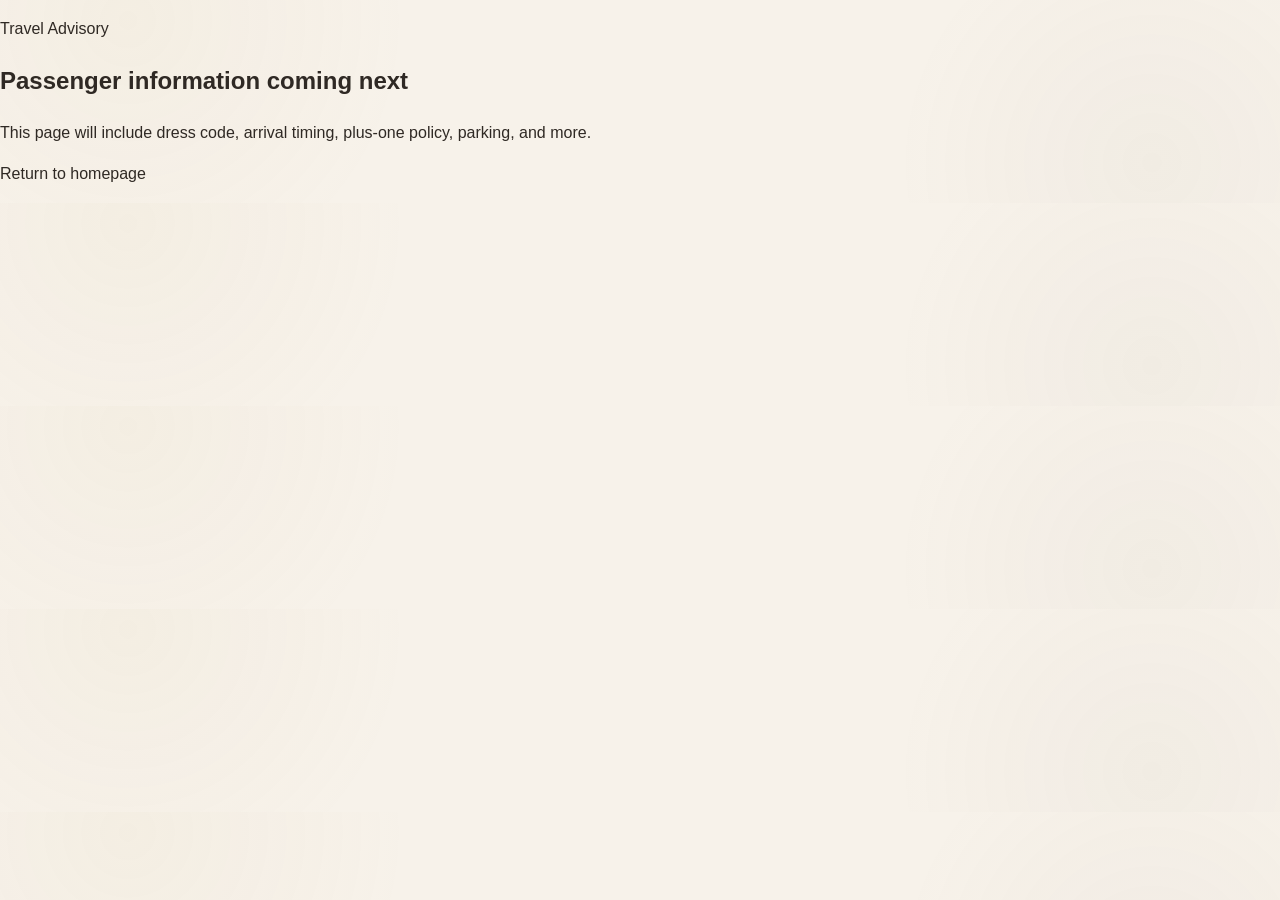
<file: advisory.html>
<!DOCTYPE html>
<html lang="en">
<head>
  <meta charset="UTF-8" />
  <meta name="viewport" content="width=device-width, initial-scale=1.0" />
  <title>Travel Advisory | Estella & Gabriel</title>
  <link rel="stylesheet" href="css/style.css" />
</head>
<body>
  <main class="story-section">
    <div class="section-header">
      <p class="section-label">Travel Advisory</p>
      <h2>Passenger information coming next</h2>
    </div>
    <div class="vision-box">
      <p>This page will include dress code, arrival timing, plus-one policy, parking, and more.</p>
      <p><a href="index.html">Return to homepage</a></p>
    </div>
  </main>
</body>
</html>
</file>
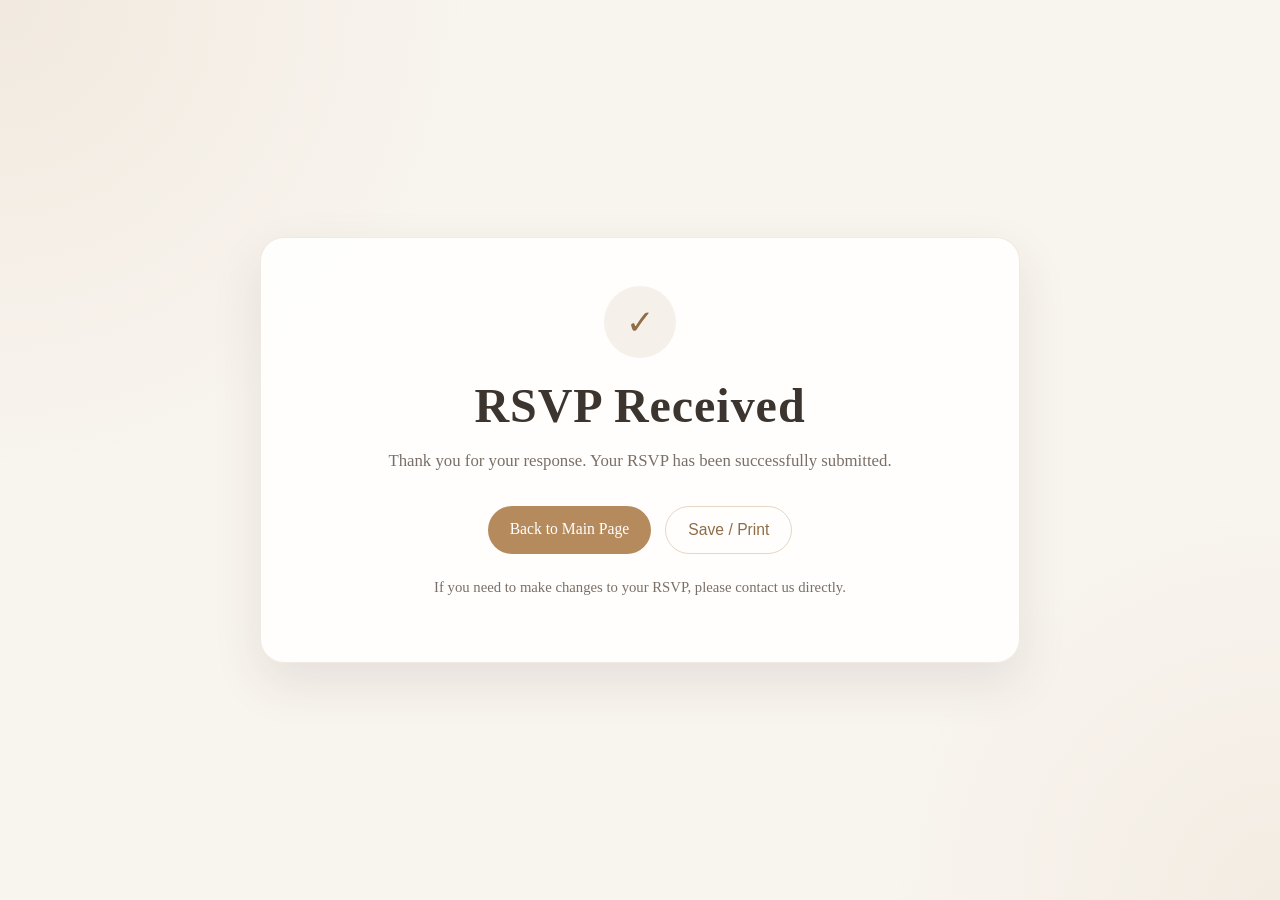
<file: confirmed.html>
<!DOCTYPE html>
<html lang="en">
<head>
  <meta charset="UTF-8" />
  <meta name="viewport" content="width=device-width, initial-scale=1.0" />
  <title>RSVP Confirmed</title>

  <style>
    :root {
      --bg: #f8f4ee;
      --card: rgba(255, 255, 255, 0.88);
      --text: #3c342e;
      --muted: #7a6f66;
      --accent: #b58b5d;
      --accent-dark: #8f6d47;
      --border: rgba(181, 139, 93, 0.18);
      --shadow: 0 20px 50px rgba(60, 52, 46, 0.10);
    }

    * {
      box-sizing: border-box;
    }

    body {
      margin: 0;
      min-height: 100vh;
      font-family: "Georgia", "Times New Roman", serif;
      color: var(--text);
      background:
        radial-gradient(circle at top left, rgba(181, 139, 93, 0.10), transparent 30%),
        radial-gradient(circle at bottom right, rgba(181, 139, 93, 0.08), transparent 25%),
        var(--bg);
      display: flex;
      align-items: center;
      justify-content: center;
      padding: 24px;
    }

    .card {
      width: 100%;
      max-width: 760px;
      background: var(--card);
      border: 1px solid var(--border);
      border-radius: 24px;
      box-shadow: var(--shadow);
      padding: 48px 32px;
      text-align: center;
      backdrop-filter: blur(10px);
    }

    .icon {
      width: 72px;
      height: 72px;
      margin: 0 auto 20px;
      border-radius: 50%;
      display: grid;
      place-items: center;
      background: rgba(181, 139, 93, 0.12);
      color: var(--accent-dark);
      font-size: 34px;
    }

    h1 {
      margin: 0 0 14px;
      font-size: clamp(2rem, 4vw, 3rem);
      font-weight: 600;
      letter-spacing: 0.02em;
    }

    .subtitle {
      margin: 0 auto;
      max-width: 560px;
      color: var(--muted);
      font-size: 1.05rem;
      line-height: 1.7;
    }

    .summary {
      margin: 32px auto 0;
      max-width: 520px;
      background: rgba(255, 255, 255, 0.7);
      border: 1px solid var(--border);
      border-radius: 18px;
      padding: 20px 22px;
      text-align: left;
    }

    .summary h2 {
      margin: 0 0 14px;
      font-size: 1.05rem;
      font-weight: 600;
      color: var(--accent-dark);
    }

    .row {
      display: flex;
      gap: 12px;
      justify-content: space-between;
      align-items: flex-start;
      padding: 10px 0;
      border-bottom: 1px solid rgba(181, 139, 93, 0.12);
    }

    .row:last-child {
      border-bottom: none;
      padding-bottom: 0;
    }

    .label {
      color: var(--muted);
      font-size: 0.95rem;
    }

    .value {
      font-weight: 600;
      text-align: right;
    }

    .actions {
      margin-top: 30px;
      display: flex;
      justify-content: center;
      gap: 14px;
      flex-wrap: wrap;
    }

    .btn {
      appearance: none;
      border: none;
      border-radius: 999px;
      padding: 14px 22px;
      font-size: 0.98rem;
      cursor: pointer;
      text-decoration: none;
      transition: transform 0.2s ease, opacity 0.2s ease, background 0.2s ease;
    }

    .btn:hover {
      transform: translateY(-1px);
    }

    .btn-primary {
      background: var(--accent);
      color: white;
    }

    .btn-primary:hover {
      background: var(--accent-dark);
    }

    .btn-secondary {
      background: transparent;
      color: var(--accent-dark);
      border: 1px solid rgba(181, 139, 93, 0.35);
    }

    .footnote {
      margin-top: 22px;
      color: var(--muted);
      font-size: 0.92rem;
      line-height: 1.6;
    }

    @media (max-width: 640px) {
      .card {
        padding: 36px 20px;
      }

      .row {
        flex-direction: column;
        gap: 6px;
      }

      .value {
        text-align: left;
      }
    }
  </style>
</head>
<body>
  <main class="card">
    <div class="icon">✓</div>

    <h1>RSVP Received</h1>
    <p class="subtitle" id="mainMessage">
      Thank you for your response. Your RSVP has been successfully submitted.
    </p>

    <section class="summary" id="summaryBox" hidden>
      <h2>Your Submission</h2>

      <div class="row" id="nameRow" hidden>
        <div class="label">Guest Name</div>
        <div class="value" id="guestName">-</div>
      </div>

      <div class="row" id="attendanceRow" hidden>
        <div class="label">Attendance</div>
        <div class="value" id="attendanceValue">-</div>
      </div>

      <div class="row" id="phoneRow" hidden>
        <div class="label">Phone</div>
        <div class="value" id="phoneValue">-</div>
      </div>

      <div class="row" id="guestCountRow" hidden>
        <div class="label">Additional Guests</div>
        <div class="value" id="guestCountValue">-</div>
      </div>
    </section>

    <div class="actions">
      <a class="btn btn-primary" href="index.html">Back to Main Page</a>
      <button class="btn btn-secondary" onclick="window.print()">Save / Print</button>
    </div>

    <p class="footnote">
      If you need to make changes to your RSVP, please contact us directly.
    </p>
  </main>

  <script>
  function getParam(name) {
    const params = new URLSearchParams(window.location.search);
    return params.get(name);
  }

  function showRow(rowId, valueId, value) {
    if (!value) return;
    document.getElementById(rowId).hidden = false;
    document.getElementById(valueId).textContent = value;
    document.getElementById("summaryBox").hidden = false;
  }

  const firstName = getParam("firstName") || "";
  const lastName = getParam("lastName") || "";
  const attendance = getParam("attendance") || "";
  const phone = getParam("phone") || "";
  const bringingGuests = getParam("bringingGuests") || "";
  const guestCount = getParam("guestCount") || "";

  const fullName = `${firstName} ${lastName}`.trim();

  if (fullName) {
    document.getElementById("mainMessage").textContent =
      `Thank you, ${fullName}. Your RSVP has been successfully submitted.`;
    showRow("nameRow", "guestName", fullName);
  }

  if (attendance) {
    showRow("attendanceRow", "attendanceValue", attendance);
  }

  if (phone) {
    showRow("phoneRow", "phoneValue", phone);
  }

  if (bringingGuests === "Yes") {
    showRow("guestCountRow", "guestCountValue", guestCount || "0");
  } else if (bringingGuests === "No" && attendance === "Joyfully attending") {
    showRow("guestCountRow", "guestCountValue", "0");
  }
</script>
</body>
</html>
</file>
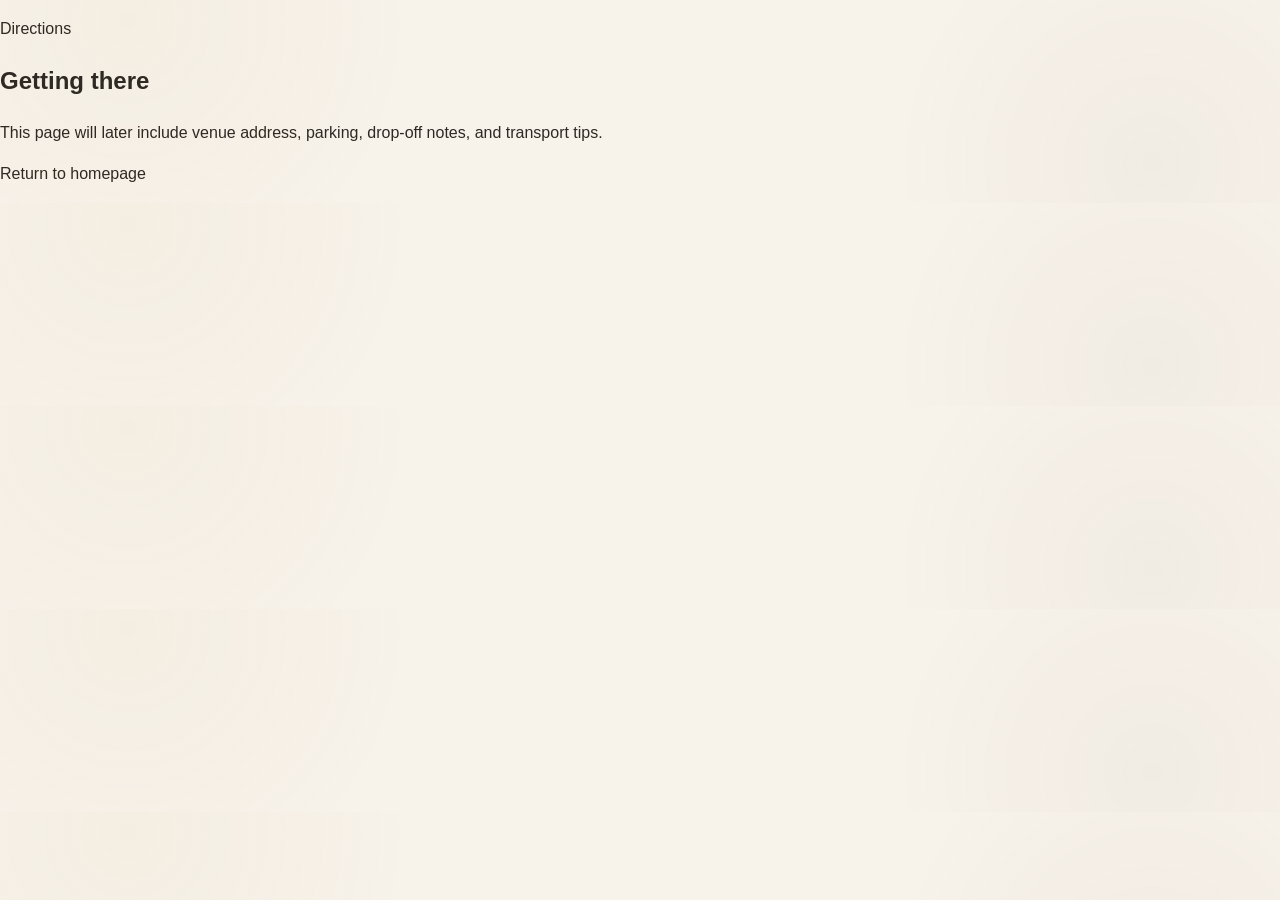
<file: directions.html>
<!DOCTYPE html>
<html lang="en">
<head>
  <meta charset="UTF-8" />
  <meta name="viewport" content="width=device-width, initial-scale=1.0" />
  <title>Directions | Estella & Gabriel</title>
  <link rel="stylesheet" href="css/style.css" />
</head>
<body>
  <main class="story-section">
    <div class="section-header">
      <p class="section-label">Directions</p>
      <h2>Getting there</h2>
    </div>
    <div class="vision-box">
      <p>This page will later include venue address, parking, drop-off notes, and transport tips.</p>
      <p><a href="index.html">Return to homepage</a></p>
    </div>
  </main>
</body>
</html>
</file>
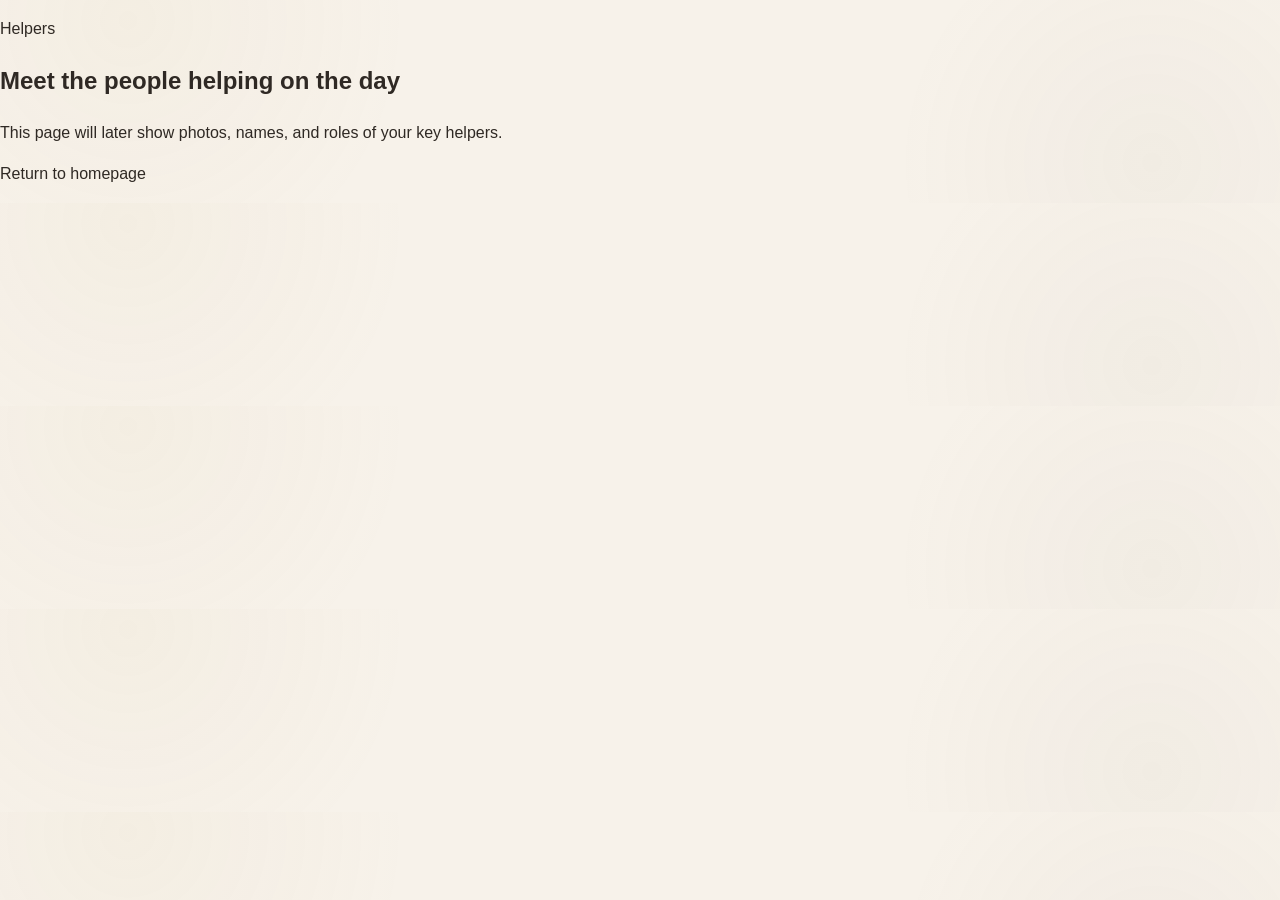
<file: helpers.html>
<!DOCTYPE html>
<html lang="en">
<head>
  <meta charset="UTF-8" />
  <meta name="viewport" content="width=device-width, initial-scale=1.0" />
  <title>Helpers | Estella & Gabriel</title>
  <link rel="stylesheet" href="css/style.css" />
</head>
<body>
  <main class="story-section">
    <div class="section-header">
      <p class="section-label">Helpers</p>
      <h2>Meet the people helping on the day</h2>
    </div>
    <div class="vision-box">
      <p>This page will later show photos, names, and roles of your key helpers.</p>
      <p><a href="index.html">Return to homepage</a></p>
    </div>
  </main>
</body>
</html>
</file>
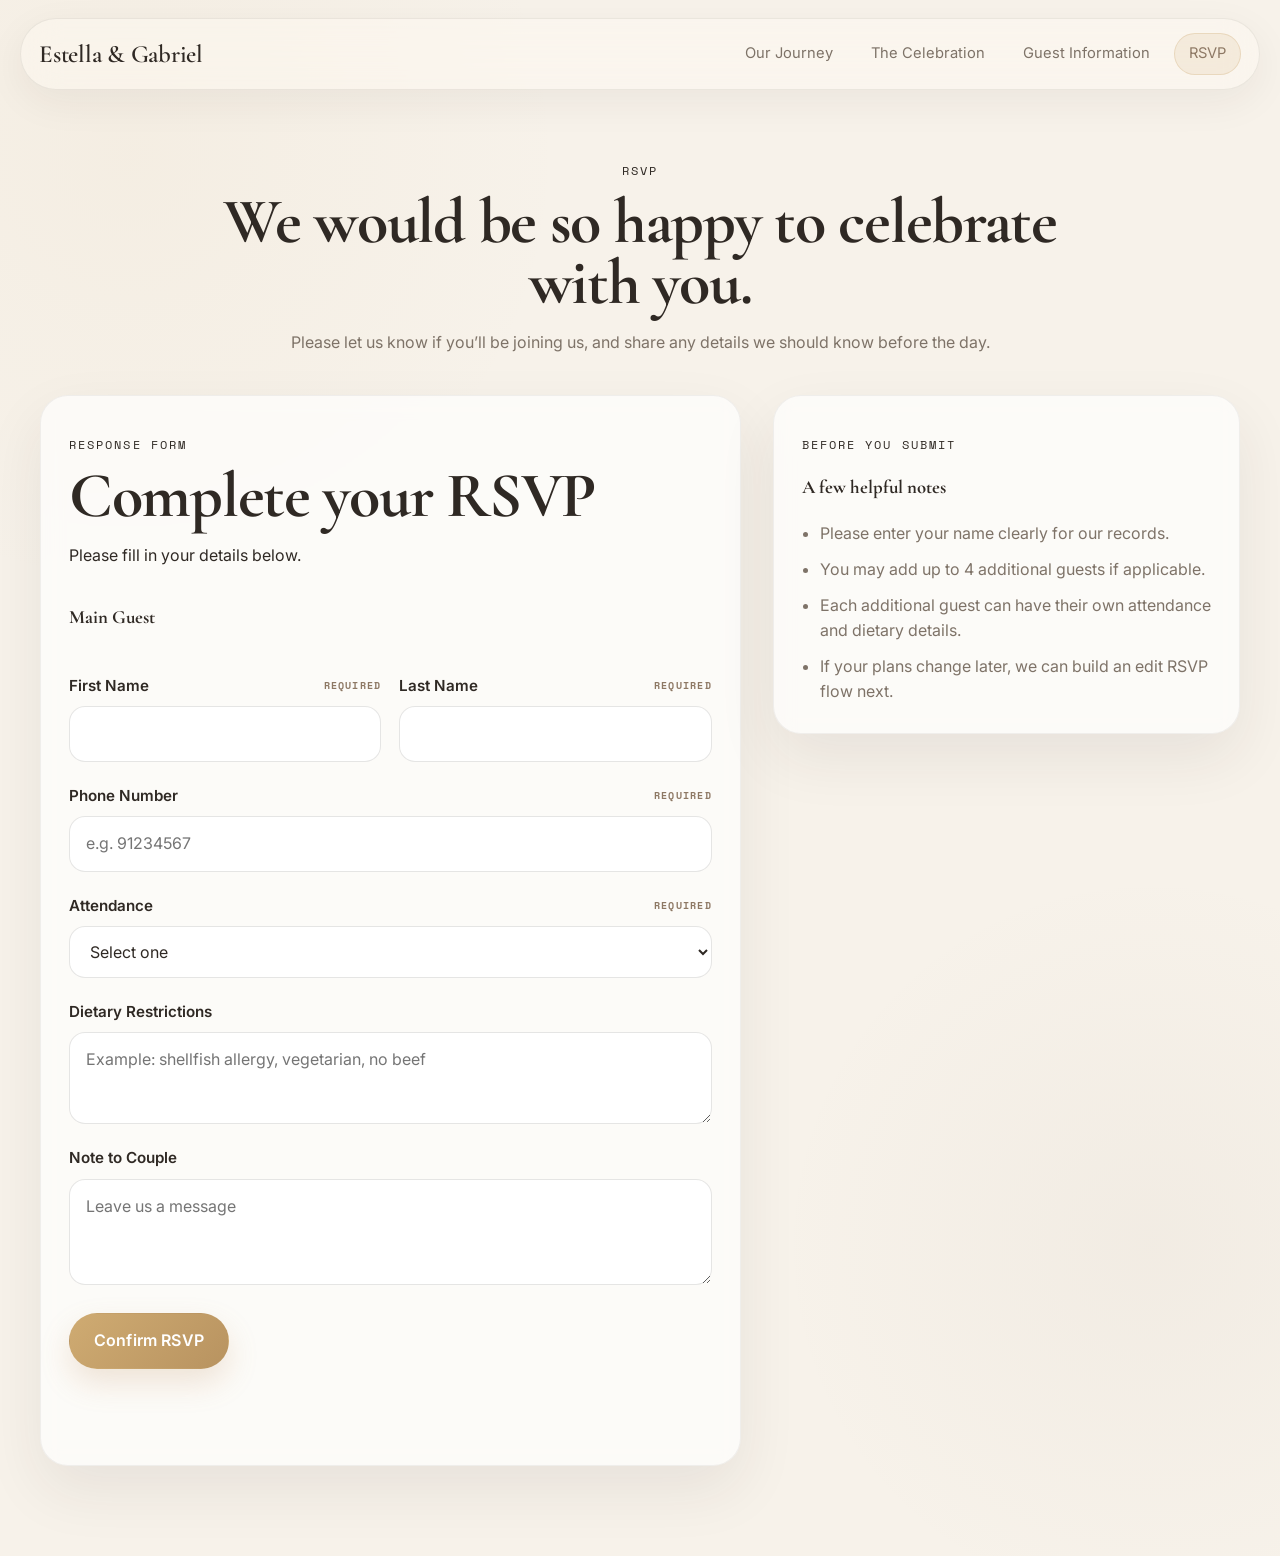
<file: rsvp.html>
<!DOCTYPE html>
<html lang="en">
<head>
  <meta charset="UTF-8" />
  <meta name="viewport" content="width=device-width, initial-scale=1.0" />
  <title>RSVP | Estella & Gabriel</title>

  <link rel="preconnect" href="https://fonts.googleapis.com">
  <link rel="preconnect" href="https://fonts.gstatic.com" crossorigin>
  <link href="https://fonts.googleapis.com/css2?family=Cormorant+Garamond:wght@400;500;600;700&family=Inter:wght@400;500;600;700&family=Space+Mono:wght@400;700&display=swap" rel="stylesheet">

  <link rel="stylesheet" href="css/style.css" />
</head>
<body class="editorial-site">
  <header class="site-header">
    <div class="brand">Estella & Gabriel</div>
    <nav class="site-nav">
      <a href="index.html#journey">Our Journey</a>
      <a href="index.html#celebration">The Celebration</a>
      <a href="index.html#guests">Guest Information</a>
      <a href="rsvp.html">RSVP</a>
    </nav>
  </header>

  <main class="rsvp-page">
    <section class="rsvp-hero reveal">
      <p class="section-tag">RSVP</p>
      <h1>We would be so happy to celebrate with you.</h1>
      <p class="rsvp-subtitle">
        Please let us know if you’ll be joining us, and share any details we should know before the day.
      </p>
    </section>

    <section class="rsvp-layout">
      <div class="rsvp-main-column">
        <div class="rsvp-card">
          <div class="rsvp-card-head">
            <p class="section-tag">Response Form</p>
            <h2>Complete your RSVP</h2>
            <p class="rsvp-intro-copy">
              Please fill in your details below.
            </p>
          </div>

          <form id="rsvpForm" class="rsvp-form" novalidate>
            <section class="form-section">
              <div class="form-section-head">
                <h3>Main Guest</h3>
              </div>

              <div class="form-grid">
                <div class="form-group">
                  <label for="firstName" class="label-with-tag">
                    <span>First Name</span>
                    <span class="required-tag">Required</span>
                  </label>
                  <input type="text" id="firstName" name="firstName" required />
                </div>

                <div class="form-group">
                  <label for="lastName" class="label-with-tag">
                    <span>Last Name</span>
                    <span class="required-tag">Required</span>
                  </label>
                  <input type="text" id="lastName" name="lastName" required />
                </div>
              </div>

              <div class="form-group">
                <label for="phone" class="label-with-tag">
                  <span>Phone Number</span>
                  <span class="required-tag">Required</span>
                </label>
                <input
                  type="tel"
                  id="phone"
                  name="phone"
                  inputmode="tel"
                  autocomplete="tel"
                  placeholder="e.g. 91234567"
                  required
                />
              </div>

              <div class="form-group">
                <label for="attendance" class="label-with-tag">
                  <span>Attendance</span>
                  <span class="required-tag">Required</span>
                </label>
                <select id="attendance" name="attendance" required>
                  <option value="">Select one</option>
                  <option value="Joyfully attending">Joyfully attending</option>
                  <option value="Regretfully unable to attend">Regretfully unable to attend</option>
                </select>
              </div>

              <div class="form-group">
                <label for="dietary">Dietary Restrictions</label>
                <textarea
                  id="dietary"
                  name="dietary"
                  rows="2"
                  placeholder="Example: shellfish allergy, vegetarian, no beef"
                ></textarea>
              </div>

              <div class="form-group">
                <label for="note">Note to Couple</label>
                <textarea
                  id="note"
                  name="note"
                  rows="3"
                  placeholder="Leave us a message"
                ></textarea>
              </div>
            </section>

            <section class="form-section hidden" id="attendingFields">
              <div class="form-section-head">
                <h3>Additional Guests</h3>
              </div>

              <div class="form-group">
                <label>Bringing additional guests?</label>
                <div class="radio-row">
                  <label class="radio-pill">
                    <input type="radio" name="bringingGuests" value="No" checked />
                    <span>No</span>
                  </label>
                  <label class="radio-pill">
                    <input type="radio" name="bringingGuests" value="Yes" />
                    <span>Yes</span>
                  </label>
                </div>
              </div>

              <div class="form-group hidden" id="guestCountGroup">
                <label for="guestCount">Number of additional guests</label>
                <select id="guestCount" name="guestCount">
                  <option value="0">Select one</option>
                  <option value="1">1 additional guest</option>
                  <option value="2">2 additional guests</option>
                  <option value="3">3 additional guests</option>
                  <option value="4">4 additional guests</option>
                </select>
              </div>

              <div id="guestFields" class="guest-fields"></div>
            </section>

            <div class="form-actions">
              <button type="submit" class="btn btn-primary submit-pill" id="submitBtn">
                Confirm RSVP
              </button>
              <p id="formMessage" class="form-message"></p>
            </div>
          </form>
        </div>
      </div>

      <aside class="rsvp-side-card">
        <p class="section-tag">Before You Submit</p>
        <h3>A few helpful notes</h3>
        <ul class="rsvp-notes">
          <li>Please enter your name clearly for our records.</li>
          <li>You may add up to 4 additional guests if applicable.</li>
          <li>Each additional guest can have their own attendance and dietary details.</li>
          <li>If your plans change later, we can build an edit RSVP flow next.</li>
        </ul>
      </aside>
    </section>
  </main>

  <script src="js/script.js"></script>
  <script src="js/rsvp.js"></script>
</body>
</html>
</file>
<file: css/style.css>
:root {
  --bg: #f7f2ea;
  --bg-soft: #fdfaf5;
  --paper: #f8f2e8;
  --paper-2: #f3eadf;
  --paper-3: #fffaf3;
  --text: #2f2924;
  --muted: #7e7368;
  --muted-soft: #96897d;
  --line: rgba(47, 41, 36, 0.1);
  --line-strong: rgba(47, 41, 36, 0.16);
  --accent: #c9a66b;
  --accent-deep: #8d7864;
  --accent-soft: rgba(201, 166, 107, 0.14);
  --white-soft: rgba(255, 255, 255, 0.78);
  --shadow: 0 24px 60px rgba(47, 41, 36, 0.08);
  --shadow-soft: 0 16px 40px rgba(47, 41, 36, 0.06);
  --shadow-deep: 0 28px 80px rgba(47, 41, 36, 0.16);
  --radius-xl: 34px;
  --radius-lg: 28px;
  --radius-md: 20px;
  --radius-sm: 14px;
  --max-width: 1200px;
}

* {
  box-sizing: border-box;
}

html {
  scroll-behavior: smooth;
}

body {
  margin: 0;
  background:
    radial-gradient(circle at 10% 10%, rgba(201, 166, 107, 0.06), transparent 24%),
    radial-gradient(circle at 90% 80%, rgba(141, 120, 100, 0.05), transparent 22%),
    var(--bg);
  color: var(--text);
  font-family: "Inter", sans-serif;
  line-height: 1.6;
}

img {
  display: block;
  width: 100%;
}

a {
  color: inherit;
  text-decoration: none;
}

button,
input,
select,
textarea {
  font: inherit;
}

.hidden {
  display: none !important;
}

.editorial-site {
  overflow-x: hidden;
}

/* HEADER */

.site-header {
  position: fixed;
  top: 18px;
  left: 50%;
  transform: translateX(-50%);
  width: min(calc(100% - 32px), 1240px);
  z-index: 80;
  display: flex;
  justify-content: space-between;
  align-items: center;
  gap: 24px;
  padding: 14px 18px;
  background: rgba(255, 250, 243, 0.42);
  border: 1px solid rgba(47, 41, 36, 0.08);
  border-radius: 999px;
  backdrop-filter: blur(18px);
  box-shadow: 0 12px 40px rgba(47, 41, 36, 0.06);
  transition:
    background 0.3s ease,
    border-color 0.3s ease,
    box-shadow 0.3s ease,
    transform 0.3s ease,
    top 0.3s ease;
}

.site-header.is-scrolled {
  background: rgba(255, 250, 243, 0.78);
  border-color: rgba(47, 41, 36, 0.1);
  box-shadow: 0 18px 50px rgba(47, 41, 36, 0.10);
}

.brand {
  font-family: "Cormorant Garamond", serif;
  font-size: 1.55rem;
  font-weight: 600;
  line-height: 1;
  color: var(--text);
  letter-spacing: -0.01em;
}

.site-nav {
  display: flex;
  align-items: center;
  gap: 10px;
  font-size: 0.92rem;
}

.site-nav a {
  position: relative;
  display: inline-flex;
  align-items: center;
  justify-content: center;
  min-height: 42px;
  padding: 0 14px;
  border-radius: 999px;
  color: var(--muted);
  transition: color 0.22s ease, background 0.22s ease, transform 0.22s ease;
}

.site-nav a:hover {
  color: var(--text);
  background: rgba(255, 255, 255, 0.58);
  transform: translateY(-1px);
}

.site-nav a:last-child {
  background: rgba(201, 166, 107, 0.14);
  color: var(--accent-deep);
  border: 1px solid rgba(201, 166, 107, 0.28);
}

/* TYPOGRAPHY */

.eyebrow,
.section-tag,
.story-label,
.micro-label,
.cover-kicker {
  font-family: "Space Mono", monospace;
  text-transform: uppercase;
  letter-spacing: 0.18em;
  font-size: 0.72rem;
}

.section-heading h2,
.celebration-copy h2,
.rsvp-promo-card h2,
.rsvp-card-head h2,
.closing-copy h2,
.rsvp-hero h1 {
  font-family: "Cormorant Garamond", serif;
  font-size: clamp(2.6rem, 5vw, 4.8rem);
  line-height: 0.95;
  margin: 12px 0 0;
  color: var(--text);
  letter-spacing: -0.02em;
}

/* BUTTONS */

.btn {
  position: relative;
  display: inline-flex;
  align-items: center;
  justify-content: center;
  min-height: 52px;
  border-radius: 999px;
  padding: 14px 24px;
  font-weight: 600;
  letter-spacing: 0.01em;
  transition:
    transform 0.22s ease,
    opacity 0.22s ease,
    background 0.22s ease,
    border 0.22s ease,
    box-shadow 0.22s ease;
}

.btn:hover {
  transform: translateY(-2px);
}

.btn-primary {
  background: linear-gradient(135deg, #cfab72, #b89360);
  color: white;
  border: 1px solid transparent;
  box-shadow: 0 14px 30px rgba(185, 147, 96, 0.22);
}

.btn-primary:hover {
  box-shadow: 0 18px 38px rgba(185, 147, 96, 0.28);
}

.btn-secondary-dark {
  background: rgba(255, 250, 243, 0.12);
  color: #fffaf3;
  border: 1px solid rgba(255, 250, 243, 0.28);
  backdrop-filter: blur(8px);
}

.btn-secondary-dark:hover {
  background: rgba(255, 250, 243, 0.18);
}

/* SECTION 1: COVER */

.cover-spread {
  position: relative;
  min-height: 100vh;
  padding: 140px 24px 56px;
  display: flex;
  align-items: stretch;
  justify-content: center;
  overflow: hidden;
  background:
    radial-gradient(circle at 14% 18%, rgba(201, 166, 107, 0.08), transparent 28%),
    radial-gradient(circle at 84% 84%, rgba(141, 120, 100, 0.06), transparent 24%),
    linear-gradient(to bottom, #f5eee4, #f7f2ea 46%, #f4ede2);
}

.cover-spread::before {
  content: "";
  position: absolute;
  inset: 0;
  pointer-events: none;
  opacity: 0.12;
  background-image:
    radial-gradient(circle at 20% 20%, rgba(47, 41, 36, 0.07) 0.7px, transparent 0.8px),
    radial-gradient(circle at 80% 40%, rgba(47, 41, 36, 0.05) 0.7px, transparent 0.8px),
    radial-gradient(circle at 30% 80%, rgba(47, 41, 36, 0.05) 0.7px, transparent 0.8px);
  background-size: 24px 24px, 28px 28px, 32px 32px;
}

.cover-paper-layer {
  position: absolute;
  inset: 50px 24px 24px;
  border-radius: 36px;
  pointer-events: none;
}

.cover-paper-back {
  background: rgba(255, 255, 255, 0.38);
  transform: rotate(-1deg);
  box-shadow: var(--shadow-soft);
}

.cover-paper-front {
  background: rgba(255, 251, 245, 0.52);
  transform: rotate(0.55deg);
  box-shadow: var(--shadow);
}

.cover-photo-wrap {
  position: absolute;
  inset: 84px 56px 56px;
  border-radius: 30px;
  overflow: hidden;
  box-shadow: var(--shadow-deep);
}

.cover-photo-wrap::after {
  content: "";
  position: absolute;
  inset: 0;
  background:
    radial-gradient(circle at center, transparent 46%, rgba(16, 12, 9, 0.14) 100%);
  pointer-events: none;
}

.cover-photo {
  width: 100%;
  height: 100%;
  object-fit: cover;
  transform: scale(1.06);
  transform-origin: center center;
  will-change: transform;
}

.cover-photo-overlay {
  position: absolute;
  inset: 0;
  background:
    linear-gradient(to bottom, rgba(17, 13, 10, 0.06), rgba(17, 13, 10, 0.26)),
    linear-gradient(to right, rgba(20, 16, 12, 0.24), rgba(20, 16, 12, 0.08) 42%, rgba(20, 16, 12, 0.08));
}

.cover-route-line {
  display: none;
}

.cover-content {
  position: relative;
  z-index: 3;
  width: min(1180px, 100%);
  min-height: calc(100vh - 196px);
  display: grid;
  grid-template-rows: auto 1fr auto;
  align-items: stretch;
  color: #fffaf3;
}

.cover-top-details {
  display: flex;
  justify-content: center;
  flex-wrap: wrap;
  align-items: center;
  gap: 12px;
}

.cover-top-details > * {
  display: inline-flex;
  align-items: center;
}

.micro-divider {
  display: none;
}

.cover-top-details .micro-label {
  min-height: 34px;
  padding: 0 14px;
  border-radius: 999px;
  background: rgba(255, 250, 243, 0.12);
  border: 1px solid rgba(255, 250, 243, 0.18);
  backdrop-filter: blur(10px);
  color: rgba(255, 250, 243, 0.92);
  display: inline-flex;
  align-items: center;
  letter-spacing: 0.14em;
}

.cover-title-block {
  position: absolute;
  left: 50%;
  top: 26%;
  transform: translateX(-50%);
  width: min(1200px, calc(100% - 80px));
  padding: 0;
  border: none;
  box-shadow: none;
  background: transparent;
  backdrop-filter: none;
  text-align: center;
}

.cover-kicker {
  display: none;
}

.cover-title-block h1 {
  margin: 0;
  font-family: "Cormorant Garamond", serif;
  font-size: clamp(7.6rem, 16vw, 13rem);
  line-height: 0.84;
  font-weight: 600;
  letter-spacing: -0.06em;
  color: #fffaf3;
  text-shadow: 0 10px 34px rgba(20, 16, 12, 0.2);
}

.cover-title-block h1 span {
  font-style: italic;
  font-weight: 500;
}

.cover-subtitle {
  position: absolute;
  left: 50%;
  top: 72%;
  transform: translateX(-50%);
  width: min(760px, calc(100% - 64px));
  margin: 0;
  font-size: 1.18rem;
  line-height: 1.8;
  color: rgba(255, 250, 243, 0.95);
  text-align: center;
  text-shadow: 0 4px 16px rgba(20, 16, 12, 0.16);
}

.cover-bottom-row {
  display: block;
  min-height: 0;
}

.stamp-mark {
  display: none;
}

.cover-actions {
  position: absolute;
  left: 50%;
  top: 83%;
  transform: translateX(-50%);
  display: flex;
  justify-content: center;
  gap: 14px;
  flex-wrap: wrap;
  align-items: center;
  margin-top: 0;
}

.cover-actions .btn-secondary-dark {
  display: none;
}

.cover-bottom-note {
  display: none;
}

.cover-bottom-row::after {
  content: "";
}

.cover-title-block .cover-location-block,
.cover-title-block .cover-panel-line,
.cover-title-block strong,
.cover-title-block .cover-location-label {
  display: none;
}

/* SECTION 2: HORIZONTAL JOURNEY TIMELINE */

.journey-timeline-section {
  position: relative;
  height: 420vh;
  background: var(--bg);
}

.journey-timeline-sticky {
  position: sticky;
  top: 0;
  height: 100vh;
  overflow: hidden;
  display: flex;
  flex-direction: column;
  justify-content: space-between;
}

.journey-bg-layer {
  position: absolute;
  inset: 0;
  opacity: 0;
  transition: opacity 0.7s ease;
  pointer-events: none;
}

.journey-bg-layer.is-active {
  opacity: 1;
}

.journey-bg-1 {
  background:
    radial-gradient(circle at 18% 24%, rgba(201, 166, 107, 0.1), transparent 28%),
    linear-gradient(to bottom, #f8f2ea, #f6efe5);
}

.journey-bg-2 {
  background:
    radial-gradient(circle at 78% 28%, rgba(201, 166, 107, 0.11), transparent 28%),
    linear-gradient(to bottom, #f7f1e9, #f3ece2);
}

.journey-bg-3 {
  background:
    radial-gradient(circle at 22% 74%, rgba(141, 120, 100, 0.12), transparent 30%),
    linear-gradient(to bottom, #f4eee6, #efe7dc);
}

.journey-bg-4 {
  background:
    radial-gradient(circle at 82% 72%, rgba(201, 166, 107, 0.12), transparent 28%),
    linear-gradient(to bottom, #f8f2ea, #f5ede2);
}

.journey-topbar {
  position: relative;
  z-index: 3;
  width: min(var(--max-width), 100%);
  margin: 0 auto;
  padding: 128px 24px 20px;
  display: flex;
  justify-content: space-between;
  align-items: end;
  gap: 24px;
}

.journey-topbar-left h2 {
  margin: 10px 0 0;
  font-family: "Cormorant Garamond", serif;
  font-size: clamp(2.5rem, 5vw, 4.2rem);
  line-height: 0.95;
  letter-spacing: -0.02em;
}

.journey-milestones {
  display: flex;
  align-items: center;
  gap: 18px;
  padding: 16px 18px;
  background: rgba(255, 255, 255, 0.58);
  border: 1px solid rgba(47, 41, 36, 0.06);
  border-radius: 999px;
  box-shadow: var(--shadow-soft);
  backdrop-filter: blur(10px);
}

.journey-dot {
  width: 16px;
  height: 16px;
  border-radius: 50%;
  border: none;
  background: rgba(141, 120, 100, 0.25);
  cursor: pointer;
  transition: transform 0.25s ease, background 0.25s ease, box-shadow 0.25s ease;
}

.journey-dot.is-active {
  background: var(--accent);
  transform: scale(1.16);
  box-shadow: 0 0 0 8px rgba(201, 166, 107, 0.18);
}

.journey-track-wrap {
  position: relative;
  z-index: 2;
  flex: 1;
  display: flex;
  align-items: center;
  overflow: hidden;
}

.journey-track {
  display: flex;
  height: 100%;
  will-change: transform;
}

.journey-panel {
  width: 100vw;
  flex: 0 0 100vw;
  padding: 24px;
  display: flex;
  align-items: center;
}

.journey-panel-inner {
  width: min(var(--max-width), 100%);
  margin: 0 auto;
  display: grid;
  grid-template-columns: 0.95fr 1.05fr;
  gap: 48px;
  align-items: center;
}

.journey-panel-copy h3 {
  font-family: "Cormorant Garamond", serif;
  font-size: clamp(2.6rem, 5vw, 4.4rem);
  line-height: 0.95;
  margin: 14px 0 18px;
  letter-spacing: -0.02em;
}

.journey-lead {
  font-size: 1.08rem;
  color: var(--text);
  max-width: 560px;
}

.journey-body {
  color: var(--muted);
  max-width: 560px;
}

.journey-tag-row {
  display: flex;
  flex-wrap: wrap;
  gap: 10px;
  margin-top: 26px;
}

.journey-tag-row span {
  display: inline-flex;
  align-items: center;
  justify-content: center;
  padding: 10px 14px;
  border-radius: 999px;
  background: rgba(255, 255, 255, 0.72);
  border: 1px solid rgba(47, 41, 36, 0.08);
  box-shadow: var(--shadow-soft);
  font-family: "Space Mono", monospace;
  font-size: 0.68rem;
  letter-spacing: 0.12em;
  text-transform: uppercase;
  color: var(--accent-deep);
}

.journey-panel-visual {
  position: relative;
}

.journey-photo-stack {
  position: relative;
  min-height: 520px;
}

.journey-polaroid {
  position: absolute;
  background: white;
  padding: 14px 14px 34px;
  border-radius: 20px;
  box-shadow: var(--shadow);
  border: 1px solid rgba(47, 41, 36, 0.06);
}

.journey-polaroid img {
  display: block;
  width: 100%;
  height: 100%;
  object-fit: cover;
  border-radius: 12px;
}

.jp-large {
  width: 72%;
  height: 430px;
  left: 18%;
  top: 24px;
  transform: rotate(2deg);
}

.jp-small {
  width: 38%;
  height: 240px;
  left: 0;
  bottom: 12px;
  transform: rotate(-4deg);
}

.postcard-grid {
  display: grid;
  grid-template-columns: repeat(3, 1fr);
  gap: 18px;
}

.journey-postcard {
  background: #fffdf9;
  border-radius: 18px;
  padding: 12px 12px 18px;
  box-shadow: var(--shadow);
  border: 1px solid rgba(47, 41, 36, 0.06);
}

.journey-postcard img {
  height: 260px;
  object-fit: cover;
  border-radius: 12px;
}

.journey-postcard figcaption {
  padding-top: 12px;
  font-family: "Space Mono", monospace;
  font-size: 0.68rem;
  letter-spacing: 0.14em;
  text-transform: uppercase;
  color: var(--accent-deep);
}

.journey-depth-layout {
  position: relative;
  min-height: 560px;
}

.journey-depth-main {
  margin-left: auto;
  width: 84%;
  background: white;
  padding: 16px 16px 24px;
  border-radius: 24px;
  box-shadow: var(--shadow);
  border: 1px solid rgba(47, 41, 36, 0.06);
}

.journey-depth-main img {
  height: 470px;
  object-fit: cover;
  border-radius: 14px;
}

.journey-depth-inset {
  position: absolute;
  left: 0;
  bottom: 28px;
  width: 34%;
  background: white;
  padding: 12px 12px 18px;
  border-radius: 18px;
  box-shadow: var(--shadow);
  border: 1px solid rgba(47, 41, 36, 0.06);
}

.journey-depth-inset img {
  height: 220px;
  object-fit: cover;
  border-radius: 12px;
}

.photo-stack-finale .jp-large {
  width: 78%;
  left: 10%;
  top: 36px;
  height: 460px;
  transform: rotate(-1deg);
}

.journey-final-note {
  position: absolute;
  right: 0;
  bottom: 28px;
  padding: 16px 18px;
  border-radius: 18px;
  background: rgba(255, 255, 255, 0.76);
  border: 1px solid rgba(47, 41, 36, 0.06);
  box-shadow: var(--shadow-soft);
}

/* SECTION 3: THE CELEBRATION */

.celebration-section {
  width: min(var(--max-width), 100%);
  margin: 0 auto;
  display: grid;
  grid-template-columns: 1.1fr 0.9fr;
  gap: 56px;
  align-items: center;
  padding: 110px 24px;
}

.celebration-media {
  position: relative;
}

.celebration-media img {
  height: 700px;
  object-fit: cover;
  border-radius: 30px;
  box-shadow: var(--shadow);
}

.celebration-copy {
  padding: 8px 0;
}

.celebration-copy p {
  color: var(--muted);
}

.detail-list {
  display: grid;
  gap: 14px;
  margin-top: 28px;
  padding: 22px 24px;
  background: rgba(255, 255, 255, 0.52);
  border: 1px solid rgba(47, 41, 36, 0.06);
  border-radius: 26px;
  box-shadow: var(--shadow-soft);
}

.detail-item {
  display: flex;
  justify-content: space-between;
  gap: 24px;
  padding: 16px 0;
  border-bottom: 1px solid var(--line);
}

.detail-item:last-child {
  border-bottom: none;
}

.detail-item span {
  color: var(--muted);
}

.hero-actions {
  margin-top: 32px;
  display: flex;
  gap: 14px;
  flex-wrap: wrap;
}

/* SECTION 4: FOR OUR GUESTS */

.guest-section,
.rsvp-promo-section {
  padding: 110px 24px;
}

.section-heading,
.guest-tabs-shell,
.rsvp-promo-card {
  width: min(var(--max-width), 100%);
  margin: 0 auto;
}

.section-heading p {
  color: var(--muted);
}

.guest-tabs-shell {
  margin-top: 40px;
  background: rgba(255, 255, 255, 0.42);
  border: 1px solid rgba(47, 41, 36, 0.06);
  border-radius: 30px;
  padding: 24px;
  box-shadow: var(--shadow-soft);
  backdrop-filter: blur(10px);
}

.guest-tab-buttons {
  display: flex;
  gap: 12px;
  flex-wrap: wrap;
  margin-bottom: 22px;
}

.guest-tab-btn {
  border: 1px solid rgba(47, 41, 36, 0.1);
  background: rgba(255, 255, 255, 0.82);
  color: var(--muted);
  border-radius: 999px;
  padding: 12px 18px;
  cursor: pointer;
  font-weight: 600;
  transition: background 0.2s ease, color 0.2s ease, transform 0.2s ease, border 0.2s ease;
}

.guest-tab-btn:hover {
  transform: translateY(-1px);
}

.guest-tab-btn.is-active {
  background: var(--accent);
  color: white;
  border-color: var(--accent);
}

.guest-tab-panel {
  display: none;
  opacity: 0;
  transform: translateY(8px);
}

.guest-tab-panel.is-active {
  display: block;
  opacity: 1;
  transform: translateY(0);
  transition: opacity 0.28s ease, transform 0.28s ease;
}

.guest-panel-grid {
  display: grid;
  grid-template-columns: 1.1fr 0.9fr;
  gap: 24px;
}

.guest-panel-main,
.guest-panel-side {
  display: grid;
  gap: 18px;
}

.guest-panel-main h3 {
  font-family: "Cormorant Garamond", serif;
  font-size: 2.5rem;
  line-height: 0.96;
  margin: 0;
  letter-spacing: -0.02em;
}

.guest-panel-main p {
  color: var(--muted);
  margin: 0;
}

.guest-info-list {
  display: grid;
  gap: 14px;
  margin-top: 8px;
}

.guest-info-list div,
.helper-row,
.faq-item,
.guest-mini-card {
  background: var(--bg-soft);
  border: 1px solid rgba(47, 41, 36, 0.06);
  border-radius: 18px;
  box-shadow: var(--shadow-soft);
}

.guest-info-list div {
  display: grid;
  gap: 6px;
  padding: 18px;
}

.guest-info-list strong,
.helper-row strong,
.faq-item strong,
.guest-mini-card h4 {
  color: var(--text);
}

.guest-info-list span,
.helper-row span,
.faq-item p,
.guest-mini-card p {
  color: var(--muted);
}

.helper-list,
.faq-list {
  display: grid;
  gap: 14px;
}

.helper-row,
.faq-item,
.guest-mini-card {
  padding: 18px;
}

.helper-row {
  display: grid;
  gap: 6px;
}

.faq-item {
  display: grid;
  gap: 8px;
}

.faq-item p,
.guest-mini-card p {
  margin: 0;
}

.guest-panel-side {
  align-content: start;
}

/* SECTION 5: RSVP PROMPT */

.rsvp-promo-card {
  max-width: 860px;
  text-align: center;
  padding: 56px 32px;
  background: rgba(255, 255, 255, 0.6);
  border-radius: 30px;
  border: 1px solid rgba(47, 41, 36, 0.06);
  box-shadow: var(--shadow);
  backdrop-filter: blur(10px);
}

.rsvp-promo-card p {
  color: var(--muted);
}

/* FOOTER */

.site-footer {
  padding: 36px 24px 60px;
  text-align: center;
  color: var(--muted);
  font-size: 0.94rem;
}

/* RSVP PAGE SUPPORT */

.rsvp-page {
  padding: 150px 24px 90px;
}

.rsvp-hero {
  width: min(900px, 100%);
  margin: 0 auto 40px;
  text-align: center;
}

.rsvp-subtitle {
  color: var(--muted);
}

.rsvp-layout {
  width: min(1200px, 100%);
  margin: 0 auto;
  display: grid;
  grid-template-columns: 1.2fr 0.8fr;
  gap: 32px;
  align-items: start;
}

.rsvp-card,
.rsvp-side-card,
.guest-field-card {
  background: rgba(255, 255, 255, 0.66);
  border: 1px solid rgba(47, 41, 36, 0.06);
  border-radius: 28px;
  box-shadow: var(--shadow);
  backdrop-filter: blur(10px);
}

.rsvp-card {
  padding: 28px;
}

.rsvp-side-card {
  padding: 28px;
  position: sticky;
  top: 110px;
}

.rsvp-card-head h2,
.rsvp-side-card h3,
.form-section-head h3,
.guest-field-card h4 {
  font-family: "Cormorant Garamond", serif;
  color: var(--text);
}

.rsvp-form {
  display: grid;
  gap: 28px;
}

.form-section {
  display: grid;
  gap: 22px;
}

.form-grid {
  display: grid;
  grid-template-columns: repeat(2, 1fr);
  gap: 18px;
}

.form-group {
  display: grid;
  gap: 8px;
}

.form-group label {
  font-size: 0.95rem;
  font-weight: 600;
  color: var(--text);
}

.label-with-tag {
  display: flex;
  justify-content: space-between;
  gap: 10px;
  align-items: center;
}

.required-tag {
  font-family: "Space Mono", monospace;
  font-size: 0.64rem;
  letter-spacing: 0.12em;
  text-transform: uppercase;
  color: var(--accent-deep);
}

input,
select,
textarea {
  width: 100%;
  border: 1px solid rgba(47, 41, 36, 0.12);
  background: white;
  border-radius: 16px;
  padding: 14px 16px;
  color: var(--text);
  transition: border-color 0.2s ease, box-shadow 0.2s ease;
}

input:focus,
select:focus,
textarea:focus {
  outline: none;
  border-color: rgba(201, 166, 107, 0.7);
  box-shadow: 0 0 0 4px rgba(201, 166, 107, 0.12);
}

textarea {
  resize: vertical;
  min-height: 92px;
}

.radio-row {
  display: flex;
  gap: 10px;
  flex-wrap: wrap;
}

.radio-pill {
  position: relative;
}

.radio-pill input {
  position: absolute;
  opacity: 0;
  pointer-events: none;
}

.radio-pill span {
  display: inline-flex;
  align-items: center;
  justify-content: center;
  min-width: 70px;
  padding: 12px 18px;
  border-radius: 999px;
  border: 1px solid rgba(47, 41, 36, 0.12);
  background: white;
  cursor: pointer;
  font-weight: 600;
}

.radio-pill input:checked + span {
  background: var(--accent);
  color: white;
  border-color: var(--accent);
}

.guest-fields {
  display: grid;
  gap: 20px;
}

.guest-field-card {
  padding: 22px;
}

.form-actions {
  display: grid;
  gap: 12px;
  justify-items: start;
}

.form-message {
  min-height: 24px;
  color: var(--muted);
}

.rsvp-notes {
  margin: 0;
  padding-left: 18px;
  color: var(--muted);
  display: grid;
  gap: 10px;
}

/* SCROLL REVEAL */

.reveal {
  opacity: 0;
  transform: translateY(36px);
  transition: opacity 0.8s ease, transform 0.8s ease;
}

.reveal.is-visible {
  opacity: 1;
  transform: translateY(0);
}

/* RESPONSIVE */

@media (max-width: 980px) {
  .site-header {
    top: 14px;
    width: min(calc(100% - 20px), 1240px);
    padding: 12px 14px;
  }

  .journey-timeline-section {
    height: auto;
  }

  .journey-timeline-sticky {
    position: relative;
    height: auto;
  }

  .journey-topbar {
    padding: 128px 18px 20px;
    flex-direction: column;
    align-items: start;
  }

  .journey-track-wrap {
    overflow: visible;
  }

  .journey-track {
    display: grid;
    transform: none !important;
  }

  .journey-panel {
    width: 100%;
    flex: none;
    padding: 24px 18px 56px;
  }

  .journey-panel-inner,
  .celebration-section,
  .guest-panel-grid,
  .rsvp-layout {
    grid-template-columns: 1fr;
  }

  .journey-milestones {
    display: none;
  }

  .journey-photo-stack,
  .journey-depth-layout {
    min-height: auto;
  }

  .journey-polaroid,
  .journey-depth-inset,
  .journey-final-note {
    position: relative;
    width: 100%;
    left: auto;
    right: auto;
    top: auto;
    bottom: auto;
    margin-top: 16px;
  }

  .jp-large,
  .jp-small,
  .photo-stack-finale .jp-large {
    width: 100%;
    height: auto;
    transform: none;
  }

  .journey-polaroid img,
  .journey-depth-main img,
  .journey-depth-inset img,
  .journey-postcard img {
    height: 280px;
  }

  .journey-depth-main {
    width: 100%;
    margin-left: 0;
  }

  .postcard-grid {
    grid-template-columns: 1fr;
  }

  .celebration-media img {
    height: 460px;
  }

  .rsvp-side-card {
    position: static;
  }

  .form-grid {
    grid-template-columns: 1fr;
  }

  .cover-photo-wrap {
    inset: 92px 22px 28px;
  }

  .cover-paper-layer {
    inset: 64px 12px 16px;
  }

  .cover-title-block {
    top: 24%;
    width: min(94%, calc(100% - 32px));
  }

  .cover-title-block h1 {
    font-size: clamp(5.6rem, 14vw, 9rem);
  }

  .cover-subtitle {
    top: 70%;
    width: min(86%, calc(100% - 32px));
    font-size: 1.06rem;
    line-height: 1.72;
  }

  .cover-actions {
    top: 82%;
  }
}

@media (max-width: 680px) {
  .site-header {
    padding: 12px 14px;
    border-radius: 26px;
    flex-direction: column;
    align-items: stretch;
    gap: 10px;
  }

  .brand {
    text-align: center;
  }

  .site-nav {
    flex-wrap: wrap;
    justify-content: center;
    gap: 8px;
  }

  .site-nav a {
    min-height: 38px;
    padding: 0 12px;
    font-size: 0.84rem;
  }

  .cover-spread,
  .guest-section,
  .rsvp-promo-section,
  .celebration-section,
  .rsvp-page {
    padding-left: 18px;
    padding-right: 18px;
  }

  .cover-content {
    min-height: calc(100vh - 176px);
  }

  .cover-top-details {
    gap: 8px;
  }

  .cover-top-details .micro-label {
    min-height: 30px;
    padding: 0 10px;
  }

  .cover-title-block {
    top: 23%;
    width: min(94%, calc(100% - 24px));
  }

  .cover-title-block h1 {
    font-size: clamp(4.8rem, 17vw, 7rem);
  }

  .cover-subtitle {
    top: 69%;
    width: min(90%, calc(100% - 24px));
    font-size: 1rem;
    line-height: 1.7;
  }

  .cover-actions {
    top: 81%;
  }

  .cover-photo-wrap {
    inset: 108px 14px 22px;
  }

  .cover-paper-layer {
    inset: 84px 8px 10px;
  }

  .detail-item {
    flex-direction: column;
    gap: 6px;
  }

  .guest-tab-buttons {
    flex-direction: column;
    align-items: stretch;
  }

  .guest-tab-btn {
    width: 100%;
  }
}
</file>
